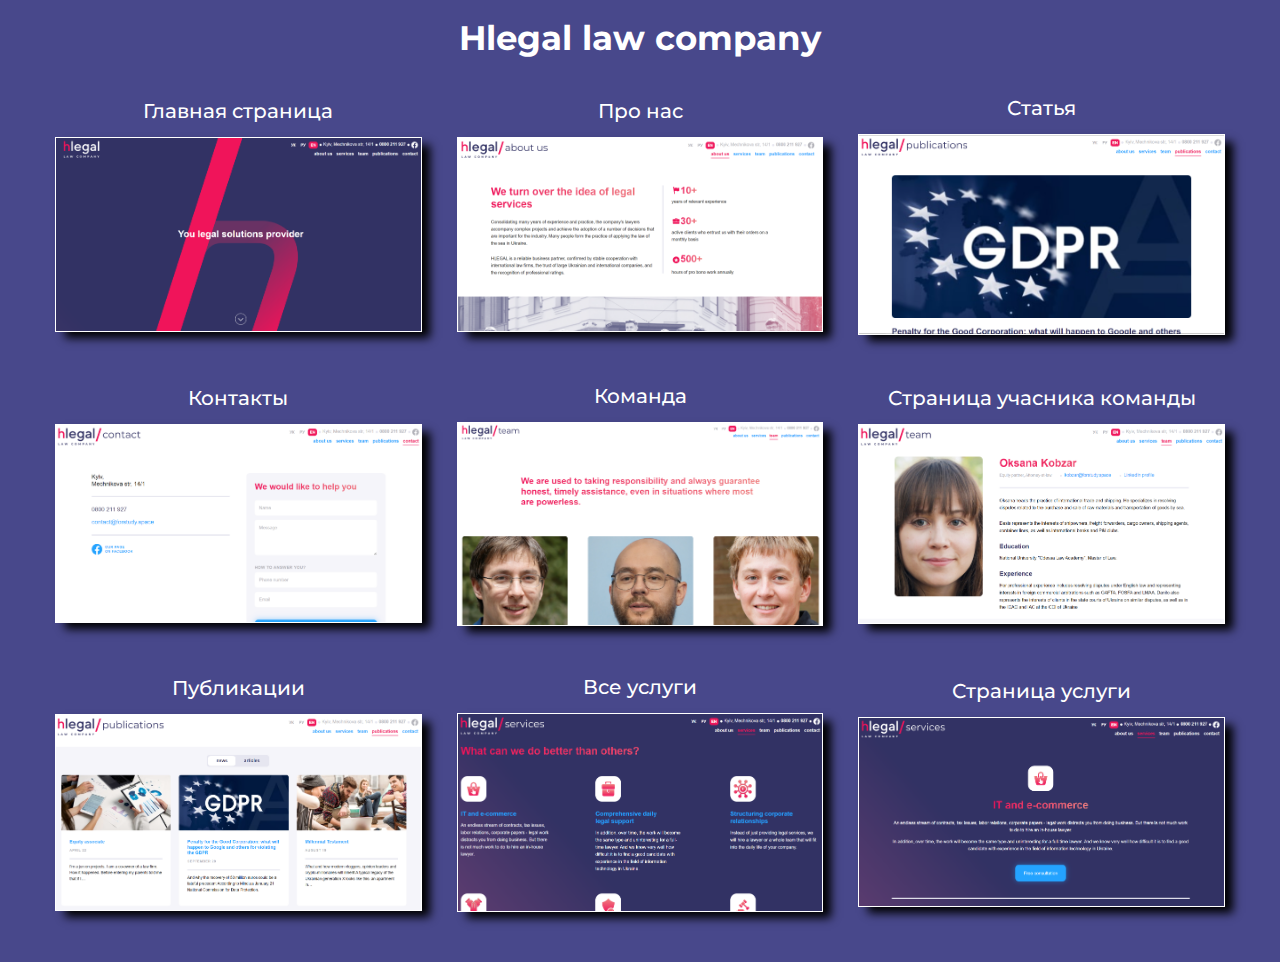
<file: index.html>
<!DOCTYPE html>
<html lang="en">

<head>
  <title>Main</title>
  <meta charset="UTF-8">
  <meta name="format-detection" content="telephone=no">
  <!-- <style>body{opacity: 0;}</style> -->
  <link rel="stylesheet" href="css/style-index.css">
  <link rel="shortcut icon" href="favicon.ico">
  <!-- <meta name="robots" content="noindex, nofollow"> -->
  <meta name="viewport" content="width=device-width, initial-scale=1.0">
</head>

<body>
  <div class="wrapper">
    <div class="container">
      <h1>Hlegal law company</h1>
      <ul>
        <li>
          <h2>Главная страница</h2>
          <a target="_blank" href="html/main.html">
            <img src="img/main.png" alt="">
          </a>
        </li>
        <li>
          <h2>Про нас</h2>
          <a target="_blank" href="html/about.html">
            <img src="img/about.png" alt="">
          </a>
        </li>
        <li>
          <h2>Статья</h2>
          <a target="_blank" href="html/article.html">
            <img src="img/article.png" alt="">
          </a>
        </li>
        <li>
          <h2>Контакты</h2>
          <a target="_blank" href="html/contact.html">
            <img src="img/contacts.png" alt="">
          </a>
        </li>
        <li>
          <h2>Команда</h2>
          <a target="_blank" href="html/team.html">
            <img src="img/team.png" alt="">
          </a>
        </li>
        <li>
          <h2>Страница учасника команды</h2>
          <a target="_blank" href="html/person.html">
            <img src="img/person.png" alt="">
          </a>
        </li>
        <li>
          <h2>Публикации</h2>
          <a target="_blank" href="html/publications.html">
            <img src="img/publications.png" alt="">
          </a>
        </li>
        <li>
          <h2>Все услуги</h2>
          <a target="_blank" href="html/services.html">
            <img src="img/services.png" alt="">
          </a>
        </li>
        <li>
          <h2>Страница услуги</h2>
          <a target="_blank" href="html/service-entry.html">
            <img src="img/service-entry.png" alt="">
          </a>
        </li>

      </ul>
    </div>
  </div>
</body>

</html>
</file>
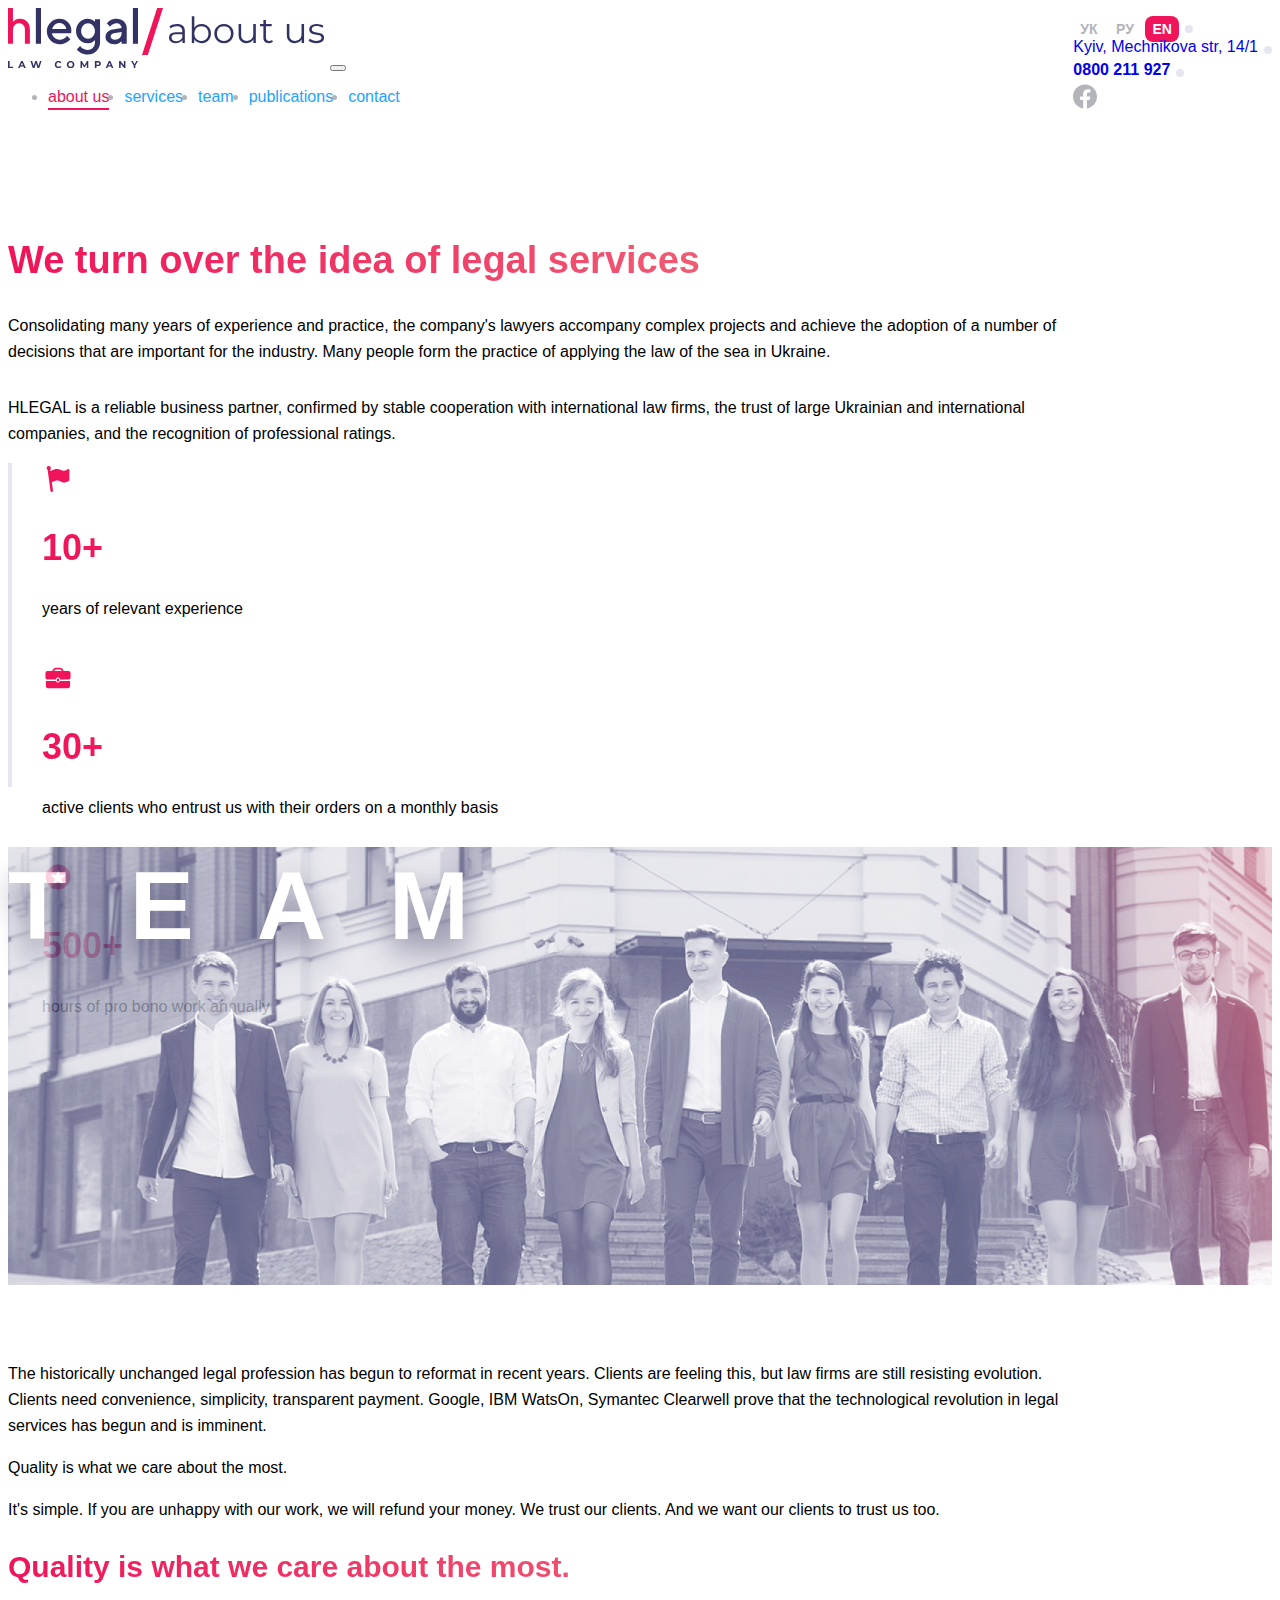
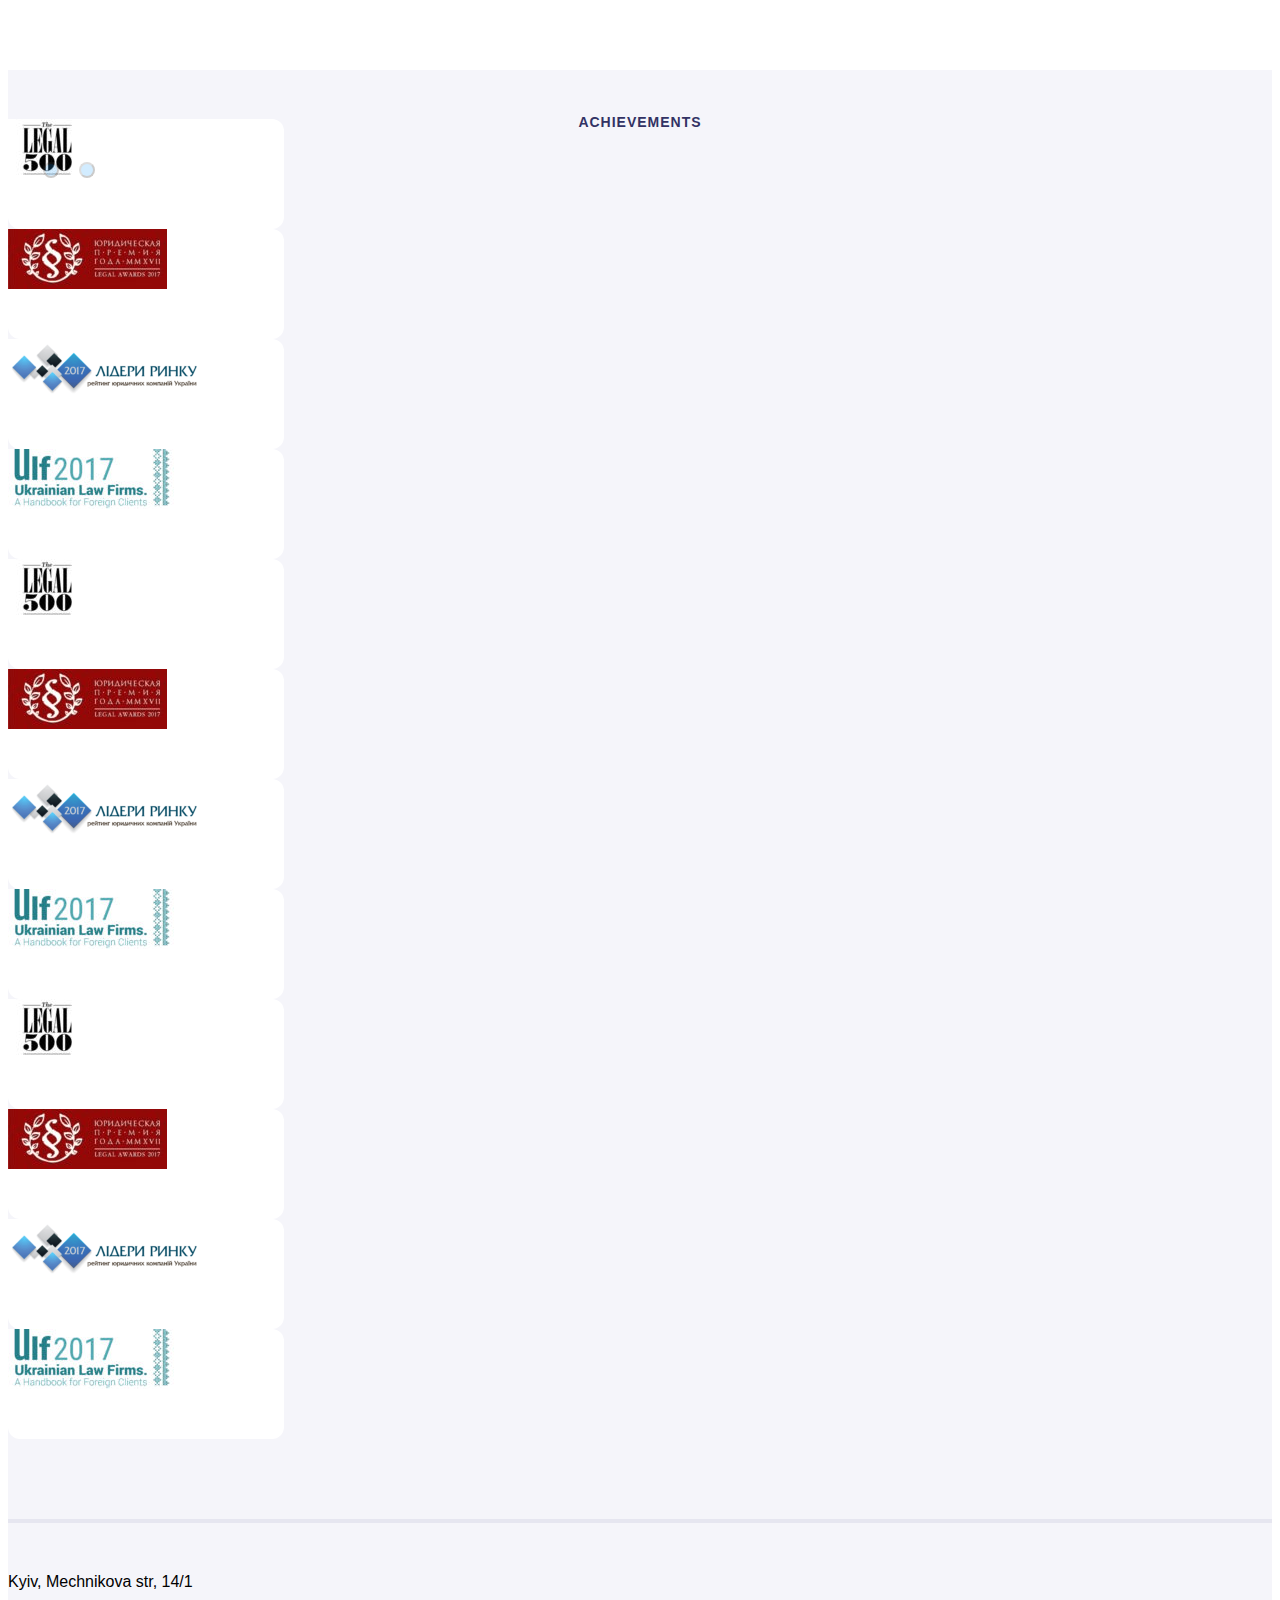
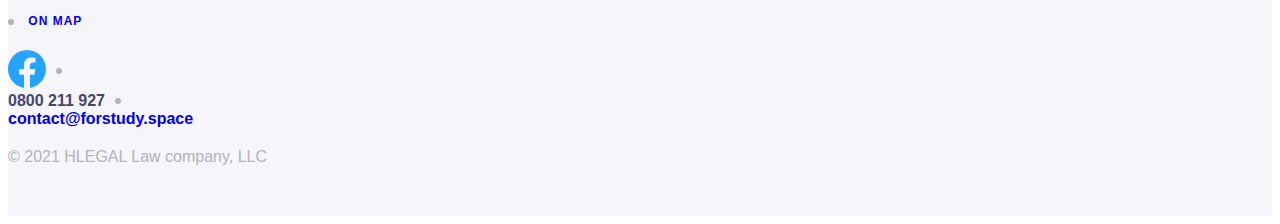
<file: html/about.html>
<!doctype html><html lang="en"><head> <meta charset="UTF-8"> <meta name="viewport" content="width=device-width, user-scalable=no, initial-scale=1.0, maximum-scale=1.0, minimum-scale=1.0"> <meta http-equiv="X-UA-Compatible" content="ie=edge"> <title>About us</title> <link rel="icon" href="../assets/img/Symbol.png"> <link rel="apple-touch-icon" href="../assets/img/Symbol.png"> <link href="https://cdn.jsdelivr.net/npm/bootstrap@5.2.0-beta1/dist/css/bootstrap.min.css" rel="stylesheet" integrity="sha384-0evHe/X+R7YkIZDRvuzKMRqM+OrBnVFBL6DOitfPri4tjfHxaWutUpFmBp4vmVor" crossorigin="anonymous"> <link rel="stylesheet" href="../css/style.css"></head><body> <header class="header header-light"> <div class="header__top header-light__top"> <div class="container"> <div class="row"> <div class="col-12 d-flex header__top-content header-light__top-content"> <div class="header__lang header-light__lang"> <div> <label> <input class="header__lang-switcher header-light__lang-switcher" name="lang" type="radio" value="УК"> <span class="header__lang-name header-light__lang-name">УК</span> </label> <label> <input class="header__lang-switcher header-light__lang-switcher" name="lang" type="radio" value="РУ"> <span class="header__lang-name header-light__lang-name">РУ</span> </label> <label> <input class="header__lang-switcher header-light__lang-switcher" name="lang" type="radio" value="EN" checked> <span class="header__lang-name header-light__lang-name">EN</span> </label> </div></div><div class="header__address"> <a target="_blank" href="https://www.google.com.ua/maps/place/%D1%83%D0%BB.+%D0%9C%D0%B5%D1%87%D0%BD%D0%B8%D0%BA%D0%BE%D0%B2%D0%B0,+14%2F1,+%D0%9A%D0%B8%D0%B5%D0%B2,+02000/@50.436795,30.5305163,17z/data=!3m1!4b1!4m5!3m4!1s0x40d4cf07295b8e39:0x17b2112e2dc0e7a!8m2!3d50.436795!4d30.532705?hl=ru"> Kyiv, Mechnikova str, 14/1 </a> </div><div class="header__contact"> <a href="tel:0800211927">0800 211 927</a> </div><div class="header__social"> <a href="https://facebook.com" target="_blank" class="social-link"> <svg width="24" height="25" viewBox="0 0 24 25" fill="none" xmlns="http://www.w3.org/2000/svg"> <path d="M24 12.5733C24 5.90541 18.6274 0.5 12 0.5C5.37258 0.5 0 5.90541 0 12.5733C0 18.5995 4.38823 23.5943 10.125 24.5V16.0633H7.07813V12.5733H10.125V9.91343C10.125 6.88755 11.9165 5.21615 14.6576 5.21615C15.9705 5.21615 17.3438 5.45195 17.3438 5.45195V8.42313H15.8306C14.3399 8.42313 13.875 9.35379 13.875 10.3086V12.5733H17.2031L16.6711 16.0633H13.875V24.5C19.6118 23.5943 24 18.5995 24 12.5733Z" fill="white"/> </svg> </a> </div></div></div></div></div><div class="header__navigation"> <nav class="navbar navbar-expand-sm"> <div class="container"> <a class="navbar-brand" href="main.html"> <img src="../assets/icons/Logo-about.svg" alt="logo"> </a> <button class="navbar-toggler" type="button" data-bs-toggle="collapse" data-bs-target="#navbarSupportedContent" aria-controls="navbarSupportedContent" aria-expanded="false" aria-label="Toggle navigation"> <span class="navbar-toggler-icon"></span> </button> <div class="collapse navbar-collapse justify-content-end" id="navbarSupportedContent"> <div class="popup-fade"> <div class="navbar__wrapper"> <a href="about.html" id="close" class="d-flex justify-content-end"> <img src="../assets/icons/Close.svg" alt="Close"> </a> <ul class="navbar-nav"> <li class="nav-item"> <a class="nav-link active" aria-current="page" href="about.html">about us</a> </li><li class="nav-item"> <a class="nav-link" aria-current="page" href="services.html">services</a> </li><li class="nav-item"> <a class="nav-link" aria-current="page" href="team.html">team</a> </li><li class="nav-item"> <a class="nav-link" aria-current="page" href="publications.html">publications</a> </li><li class="nav-item"> <a class="nav-link" aria-current="page" href="contact.html">contact</a> </li></ul> </div></div></div></div></nav> </div></header> <main> <section class="hero"> <div class="container"> <div class="row"> <div class="hero__wrapper d-flex p-0"> <div class="hero__description col-lg-7 col-sm-12"> <h1>We turn over the idea of legal services</h1> <p>Consolidating many years of experience and practice, the company's lawyers accompany complex projects and achieve the adoption of a number of decisions that are important for the industry. Many people form the practice of applying the law of the sea in Ukraine. </p><p> HLEGAL is a reliable business partner, confirmed by stable cooperation with international law firms, the trust of large Ukrainian and international companies, and the recognition of professional ratings.</p></div><div class="hero__benefints col-lg-5 col-sm-12"> <div class="hero__benefints-item"> <div class="d-flex hero__benefints-item-title"> <img src="../assets/icons/Experience.svg" alt="Experience"> <h2 class="mb-0">10+</h2> </div><p>years of relevant experience</p></div><div class="hero__benefints-item"> <div class="d-flex hero__benefints-item-title"> <img src="../assets/icons/Clients.svg" alt="Clients"> <h2 class="mb-0">30+</h2> </div><p>active clients who entrust us with their orders on a monthly basis</p></div><div class="hero__benefints-item"> <div class="d-flex hero__benefints-item-title"> <img src="../assets/icons/Probono.svg" alt="Probono"> <h2 >500+</h2> </div><p>hours of pro bono work annually</p></div></div></div></div></div></section> <div class="photo d-flex justify-content-center align-items-center" style="background-image: url('../assets/img/Team-min.jpg')">team</div><section class="about"> <div class="container"> <div class="row"> <div class="d-flex flex-wrap"> <div class="about__content col-lg-7 col-sm-12"> <p>The historically unchanged legal profession has begun to reformat in recent years. Clients are feeling this, but law firms are still resisting evolution. Clients need convenience, simplicity, transparent payment. Google, IBM WatsOn, Symantec Clearwell prove that the technological revolution in legal services has begun and is imminent. </p><p>Quality is what we care about the most.</p><p>It's simple. If you are unhappy with our work, we will refund your money. We trust our clients. And we want our clients to trust us too.</p></div><div class="about__quote col-lg-5 col-sm-12"> <h2>Quality is what we care about the most.</h2> </div></div></div></div></section> <section class="achievements"> <div class="container"> <div class="achievements__wrapper row"> <h3>achievements</h3> <div id="carouselExampleIndicators" class="carousel slide" data-bs-ride="carousel"> <div class="carousel-indicators"> <button type="button" data-bs-target="#carouselExampleIndicators" data-bs-slide-to="0" class="active" aria-current="true" aria-label="Slide 1"></button> <button type="button" data-bs-target="#carouselExampleIndicators" data-bs-slide-to="1" aria-label="Slide 2"></button> <button type="button" data-bs-target="#carouselExampleIndicators" data-bs-slide-to="2" aria-label="Slide 3"></button> </div><div class="carousel-inner"> <div class="carousel-item active"> <div class="achievements__items d-flex justify-content-between"> <div class="achievements__items-one d-flex align-items-center justify-content-center"> <a href="#"><img src="../assets/img/Achievment-1-min.png" class="d-block" alt="Achievment"></a> </div><div class="achievements__items-one d-flex align-items-center justify-content-center"> <a href="#"><img src="../assets/img/Achievment-2-min.png" class="d-block" alt="Achievment"></a> </div><div class="achievements__items-one d-flex align-items-center justify-content-center"> <a href="#"><img src="../assets/img/Achievment-3-min.png" class="d-block" alt="Achievment"></a> </div><div class="achievements__items-one d-flex align-items-center justify-content-center"> <a href="#"><img src="../assets/img/Achievment-4-min.png" class="d-block" alt="Achievment"></a> </div></div></div><div class="carousel-item"> <div class="achievements__items d-flex justify-content-between"> <div class="achievements__items-one d-flex align-items-center justify-content-center"> <a href="#"><img src="../assets/img/Achievment-1-min.png" class="d-block" alt="Achievment"></a> </div><div class="achievements__items-one d-flex align-items-center justify-content-center"> <a href="#"><img src="../assets/img/Achievment-2-min.png" class="d-block" alt="Achievment"></a> </div><div class="achievements__items-one d-flex align-items-center justify-content-center"> <a href="#"><img src="../assets/img/Achievment-3-min.png" class="d-block" alt="Achievment"></a> </div><div class="achievements__items-one d-flex align-items-center justify-content-center"> <a href="#"><img src="../assets/img/Achievment-4-min.png" class="d-block" alt="Achievment"></a> </div></div></div><div class="carousel-item"> <div class="achievements__items d-flex justify-content-between"> <div class="achievements__items-one d-flex align-items-center justify-content-center"> <a href="#"><img src="../assets/img/Achievment-1-min.png" class="d-block" alt="Achievment"></a> </div><div class="achievements__items-one d-flex align-items-center justify-content-center"> <a href="#"><img src="../assets/img/Achievment-2-min.png" class="d-block" alt="Achievment"></a> </div><div class="achievements__items-one d-flex align-items-center justify-content-center"> <a href="#"><img src="../assets/img/Achievment-3-min.png" class="d-block" alt="Achievment"></a> </div><div class="achievements__items-one d-flex align-items-center justify-content-center"> <a href="#"><img src="../assets/img/Achievment-4-min.png" class="d-block" alt="Achievment"></a> </div></div></div></div></div></div></div></section> </main> <footer class="footer"> <div class="container"> <div class="row"> <div class="footer__position d-flex justify-content-between"> <div> <div class="footer__address d-flex align-items-center"> <p class="mb-0"> Kyiv, Mechnikova str, 14/1 </p><a class="footer__address-map" target="_blank" href="https://www.google.com.ua/maps/place/%D1%83%D0%BB.+%D0%9C%D0%B5%D1%87%D0%BD%D0%B8%D0%BA%D0%BE%D0%B2%D0%B0,+14%2F1,+%D0%9A%D0%B8%D0%B5%D0%B2,+02000/@50.436795,30.5305163,17z/data=!3m1!4b1!4m5!3m4!1s0x40d4cf07295b8e39:0x17b2112e2dc0e7a!8m2!3d50.436795!4d30.532705?hl=ru"> On map </a> </div><div class="footer__content d-flex align-items-center"> <div class="footer__social"> <a href="https://facebook.com" target="_blank" class="social-link"> <svg width="38" height="38" viewBox="0 0 38 38" fill="none" xmlns="http://www.w3.org/2000/svg"> <g clip-path="url(#clip0_45561_813)"> <path d="M38 19.1161C38 8.55857 29.4934 0 19 0C8.50658 0 0 8.55857 0 19.1161C0 28.6575 6.94803 36.5659 16.0312 38V24.6419H11.207V19.1161H16.0312V14.9046C16.0312 10.1136 18.8678 7.46723 23.2078 7.46723C25.2866 7.46723 27.4609 7.84059 27.4609 7.84059V12.545H25.0651C22.7048 12.545 21.9688 14.0185 21.9688 15.5302V19.1161H27.2383L26.3959 24.6419H21.9688V38C31.052 36.5659 38 28.6575 38 19.1161Z" fill="#24A3FF"/> </g> <defs> <clipPath id="clip0_45561_813"> <rect width="38" height="38" fill="white"/> </clipPath> </defs> </svg> </a> </div><div class="footer__contact"> <a href="tel:0800211927" class="footer__contact-tel">0800 211 927</a> </div><div class="footer__contact"> <a href="mailto:contact@forstudy.space" class="footer__contact-mail"> contact@forstudy.space</a> </div></div></div><p class="footer__info"> © 2021 HLEGAL Law company, LLC </p></div></div></div></footer> <script src="https://cdn.jsdelivr.net/npm/bootstrap@5.2.0-beta1/dist/js/bootstrap.bundle.min.js" integrity="sha384-pprn3073KE6tl6bjs2QrFaJGz5/SUsLqktiwsUTF55Jfv3qYSDhgCecCxMW52nD2" crossorigin="anonymous"></script></body></html>
</file>
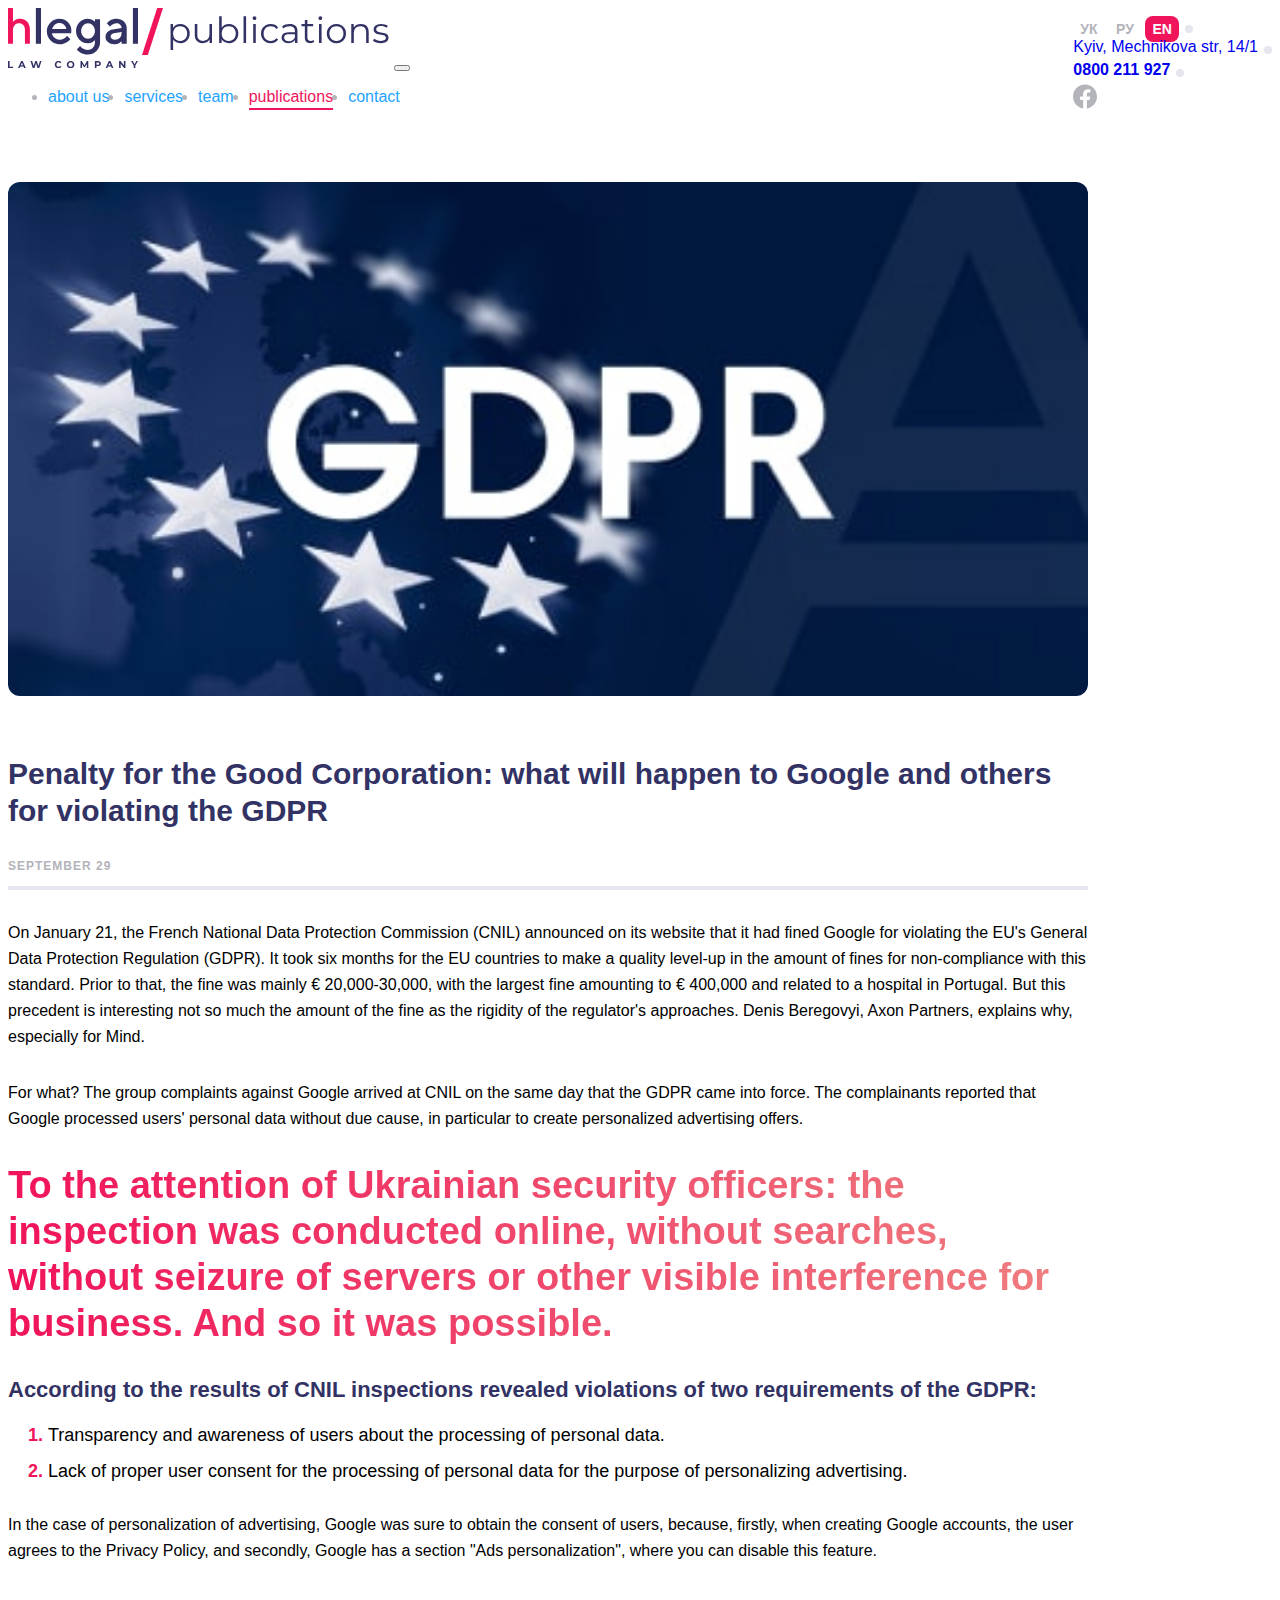
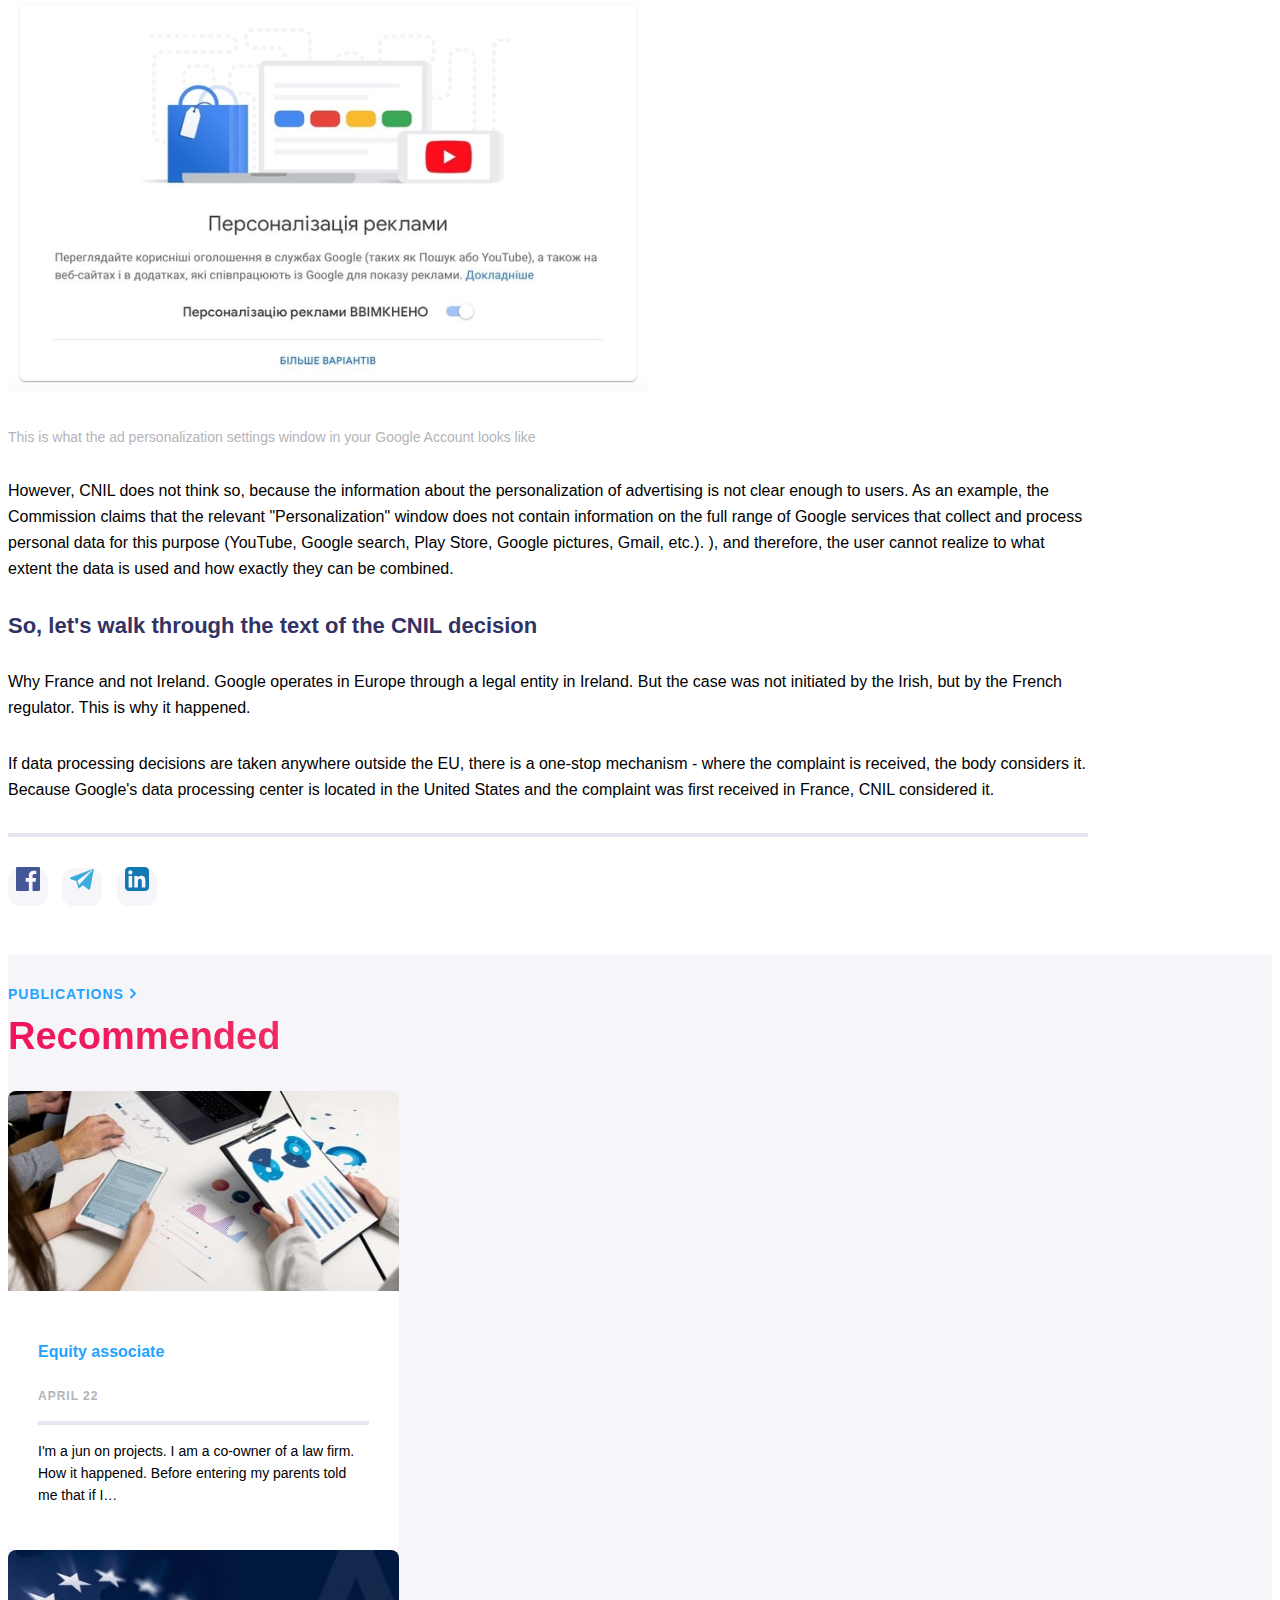
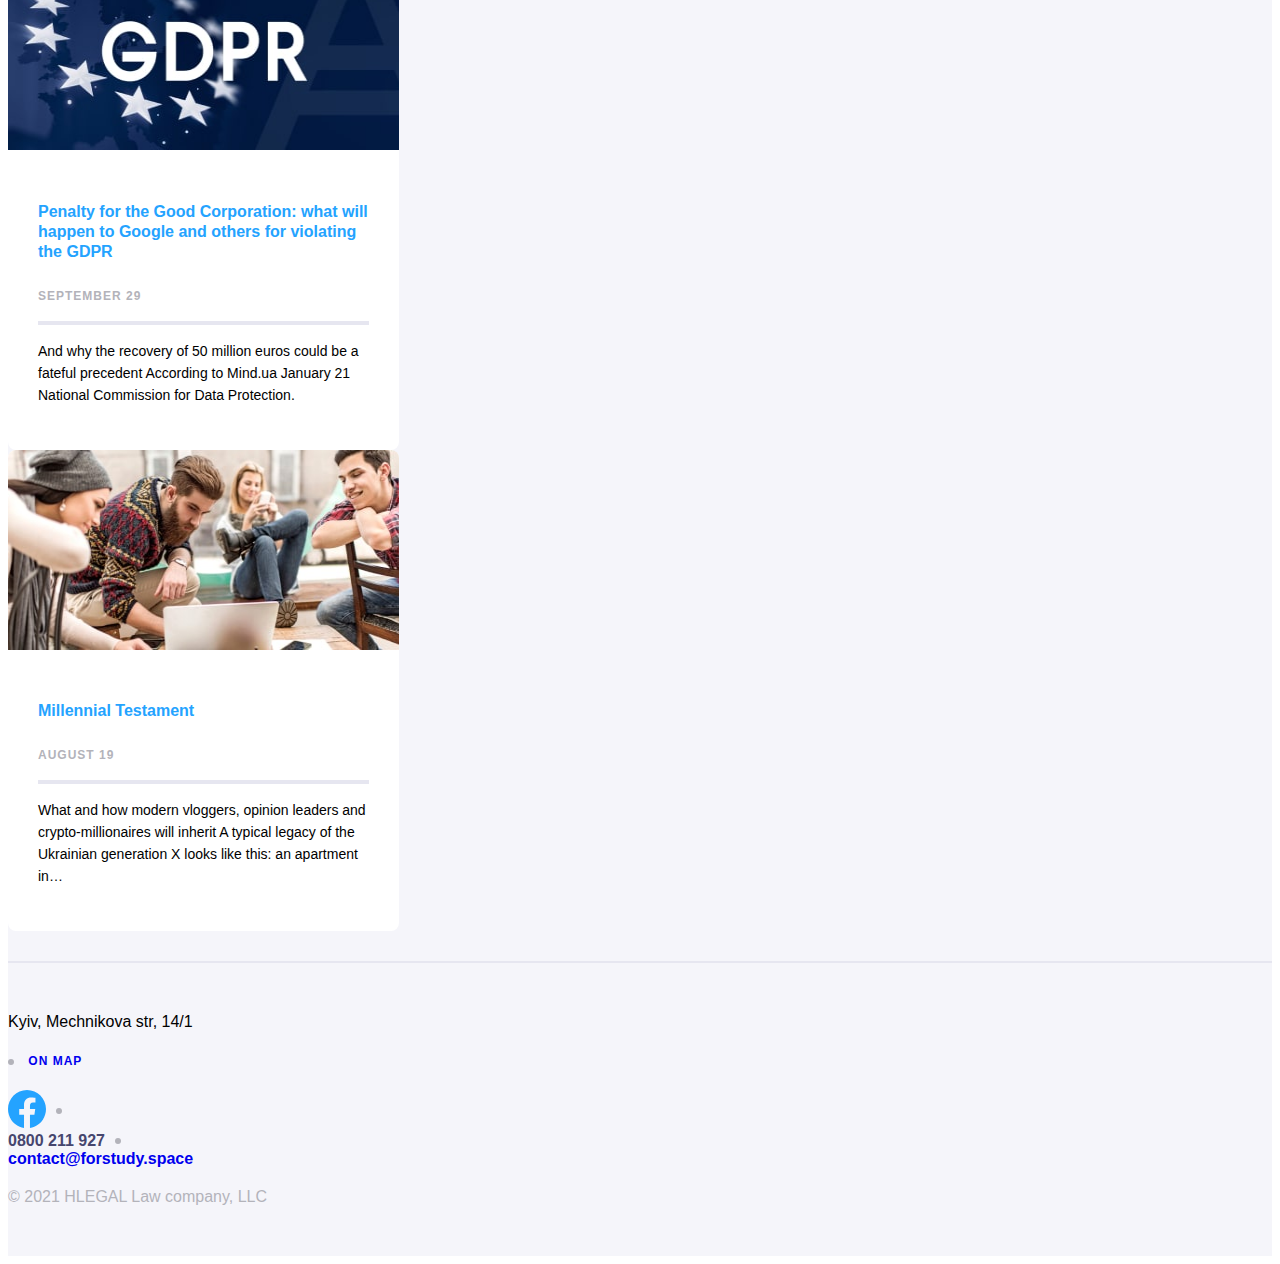
<file: html/article.html>
<!doctype html>
<html lang="en">

<head>
  <meta charset="UTF-8">
  <meta name="viewport" content="width=device-width, user-scalable=no, initial-scale=1.0, maximum-scale=1.0, minimum-scale=1.0">
  <meta http-equiv="X-UA-Compatible" content="ie=edge">
  <title>Penalty for the Good Corporation</title>
  <link rel="icon" href="../assets/img/Symbol.png">
  <link rel="apple-touch-icon" href="../assets/img/Symbol.png">
  <link href="https://cdn.jsdelivr.net/npm/bootstrap@5.2.0-beta1/dist/css/bootstrap.min.css" rel="stylesheet" integrity="sha384-0evHe/X+R7YkIZDRvuzKMRqM+OrBnVFBL6DOitfPri4tjfHxaWutUpFmBp4vmVor" crossorigin="anonymous">
  <link rel="stylesheet" href="../css/style.css">
</head>

<body>
  <header class="header header-light">
    <div class="header__top header-light__top">
      <div class="container">
        <div class="row">
          <div class="col-12 d-flex header__top-content header-light__top-content">
            <div class="header__lang header-light__lang">
              <div> <label> <input class="header__lang-switcher header-light__lang-switcher" name="lang" type="radio" value="УК"> <span class="header__lang-name header-light__lang-name">УК</span> </label> <label> <input class="header__lang-switcher header-light__lang-switcher" name="lang" type="radio" value="РУ"> <span class="header__lang-name header-light__lang-name">РУ</span> </label> <label> <input class="header__lang-switcher header-light__lang-switcher" name="lang" type="radio" value="EN" checked> <span class="header__lang-name header-light__lang-name">EN</span> </label> </div>
            </div>
            <div class="header__address"> <a target="_blank" href="https://www.google.com.ua/maps/place/%D1%83%D0%BB.+%D0%9C%D0%B5%D1%87%D0%BD%D0%B8%D0%BA%D0%BE%D0%B2%D0%B0,+14%2F1,+%D0%9A%D0%B8%D0%B5%D0%B2,+02000/@50.436795,30.5305163,17z/data=!3m1!4b1!4m5!3m4!1s0x40d4cf07295b8e39:0x17b2112e2dc0e7a!8m2!3d50.436795!4d30.532705?hl=ru"> Kyiv, Mechnikova str, 14/1 </a> </div>
            <div class="header__contact"> <a href="tel:0800211927">0800 211 927</a> </div>
            <div class="header__social"> <a href="https://facebook.com" target="_blank" class="social-link"> <svg width="24" height="25" viewBox="0 0 24 25" fill="none" xmlns="http://www.w3.org/2000/svg">
                  <path d="M24 12.5733C24 5.90541 18.6274 0.5 12 0.5C5.37258 0.5 0 5.90541 0 12.5733C0 18.5995 4.38823 23.5943 10.125 24.5V16.0633H7.07813V12.5733H10.125V9.91343C10.125 6.88755 11.9165 5.21615 14.6576 5.21615C15.9705 5.21615 17.3438 5.45195 17.3438 5.45195V8.42313H15.8306C14.3399 8.42313 13.875 9.35379 13.875 10.3086V12.5733H17.2031L16.6711 16.0633H13.875V24.5C19.6118 23.5943 24 18.5995 24 12.5733Z" fill="white" />
                </svg> </a> </div>
          </div>
        </div>
      </div>
    </div>
    <div class="header__navigation">
      <nav class="navbar navbar-expand-sm">
        <div class="container"> <a class="navbar-brand" href="main.html"> <img src="../assets/icons/Logo-publications.svg" alt="logo"> </a> <button class="navbar-toggler" type="button" data-bs-toggle="collapse" data-bs-target="#navbarSupportedContent" aria-controls="navbarSupportedContent" aria-expanded="false" aria-label="Toggle navigation"> <span class="navbar-toggler-icon"></span> </button>
          <div class="collapse navbar-collapse justify-content-end" id="navbarSupportedContent">
            <div class="popup-fade">
              <div class="navbar__wrapper"> <a href="article.html" id="close" class="d-flex justify-content-end"> <img src="../assets/icons/Close.svg" alt="Close"> </a>
                <ul class="navbar-nav">
                  <li class="nav-item"> <a class="nav-link" aria-current="page" href="about.html">about us</a> </li>
                  <li class="nav-item"> <a class="nav-link" aria-current="page" href="services.html">services</a> </li>
                  <li class="nav-item"> <a class="nav-link" aria-current="page" href="team.html">team</a> </li>
                  <li class="nav-item"> <a class="nav-link active" aria-current="page" href="publications.html">publications</a> </li>
                  <li class="nav-item"> <a class="nav-link" aria-current="page" href="contact.html">contact</a> </li>
                </ul>
              </div>
            </div>
          </div>
        </div>
      </nav>
    </div>
  </header>
  <main>
    <section class="article">
      <div class="container">
        <div class="row">
          <div class="article__name"> <img src="../assets/img/gdpr-min.jpg" alt="Photo for article">
            <h2>Penalty for the Good Corporation: what will happen to Google and others for violating the GDPR</h2>
            <p>September 29</p>
          </div>
          <div class="article__content">
            <p>On January 21, the French National Data Protection Commission (CNIL) announced on its website that it had fined Google for violating the EU's General Data Protection Regulation (GDPR). It took six months for the EU countries to make a quality level-up in the amount of fines for non-compliance with this standard. Prior to that, the fine was mainly € 20,000-30,000, with the largest fine amounting to € 400,000 and related to a hospital in Portugal. But this precedent is interesting not so much the amount of the fine as the rigidity of the regulator's approaches. Denis Beregovyi, Axon Partners, explains why, especially for Mind. </p>
            <p>For what? The group complaints against Google arrived at CNIL on the same day that the GDPR came into force. The complainants reported that Google processed users' personal data without due cause, in particular to create personalized advertising offers.</p>
            <p class="article__content-accent">To the attention of Ukrainian security officers: the inspection was conducted online, without searches, without seizure of servers or other visible interference for business. And so it was possible.</p>
            <div class="article__content-list">
              <h3>According to the results of CNIL inspections revealed violations of two requirements of the GDPR:</h3>
              <ol>
                <li> Transparency and awareness of users about the processing of personal data. </li>
                <li> Lack of proper user consent for the processing of personal data for the purpose of personalizing advertising. </li>
              </ol>
            </div>
            <p class="article__content-text">In the case of personalization of advertising, Google was sure to obtain the consent of users, because, firstly, when creating Google accounts, the user agrees to the Privacy Policy, and secondly, Google has a section "Ads personalization", where you can disable this feature.</p>
            <div class="article__content-picture d-flex align-items-center flex-column"> <img src="../assets/img/Illustration-min.jpg" alt="Illustration">
              <p class="article__content-picture-text">This is what the ad personalization settings window in your Google Account looks like</p>
            </div>
            <p>However, CNIL does not think so, because the information about the personalization of advertising is not clear enough to users. As an example, the Commission claims that the relevant "Personalization" window does not contain information on the full range of Google services that collect and process personal data for this purpose (YouTube, Google search, Play Store, Google pictures, Gmail, etc.). ), and therefore, the user cannot realize to what extent the data is used and how exactly they can be combined. </p>
            <h3> So, let's walk through the text of the CNIL decision </h3>
            <p>Why France and not Ireland. Google operates in Europe through a legal entity in Ireland. But the case was not initiated by the Irish, but by the French regulator. This is why it happened.</p>
            <p>If data processing decisions are taken anywhere outside the EU, there is a one-stop mechanism - where the complaint is received, the body considers it. Because Google's data processing center is located in the United States and the complaint was first received in France, CNIL considered it. </p>
          </div>
          <div class="article__social"> <a href="#"><img src="../assets/icons/Facebook.svg" alt="Facebook icon"></a> <a href="#"><img src="../assets/icons/Telegram.svg" alt="Telegram icon"></a> <a href="#"><img src="../assets/icons/LinkedIn.svg" alt="LinkedIn icon"></a> </div>
        </div>
      </div>
    </section>
    <section class="publications">
      <div class="container">
        <div class="publications__wrapper">
          <div class="row">
            <div class="section__title">
              <div class="d-flex align-items-center"> <a class="section__link" href="publications.html">Publications </a> </div>
              <h2>Recommended</h2>
            </div>
            <div>
              <div class="publications__content d-flex flex-wrap">
                <article class="publications__article p-0"> <a href="#">
                    <div class="publications__article-img" style="background-image: url('../assets/img/associate-min.jpg');"></div>
                    <div class="publications__article-description">
                      <div class="publications__article-title">
                        <h4>Equity associate</h4>
                        <p>April 22</p>
                      </div>
                      <p class="publications__article-text">I'm a jun on projects. I am a co-owner of a law firm. How it happened. Before entering my parents told me that if I…</p>
                    </div>
                  </a> </article>
                <article class="publications__article p-0"> <a href="article.html">
                    <div class="publications__article-img" style="background-image: url('../assets/img/gdpr-min.jpg');"></div>
                    <div class="publications__article-description">
                      <div class="publications__article-title">
                        <h4>Penalty for the Good Corporation: what will happen to Google and others for violating the GDPR</h4>
                        <p>September 29</p>
                      </div>
                      <p class="publications__article-text">And why the recovery of 50 million euros could be a fateful precedent According to Mind.ua January 21 National Commission for Data Protection.</p>
                    </div>
                  </a> </article>
                <article class="publications__article p-0"> <a href="#">
                    <div class="publications__article-img" style="background-image: url('../assets/img/millennial-min.jpg');"></div>
                    <div class="publications__article-description">
                      <div class="publications__article-title">
                        <h4>Millennial Testament</h4>
                        <p>August 19</p>
                      </div>
                      <p class="publications__article-text">What and how modern vloggers, opinion leaders and crypto-millionaires will inherit A typical legacy of the Ukrainian generation X looks like this: an apartment in…</p>
                    </div>
                  </a> </article>
              </div>
            </div>
          </div>
        </div>
      </div>
    </section>
  </main>
  <footer class="footer">
    <div class="container">
      <div class="row">
        <div class="footer__position d-flex justify-content-between">
          <div>
            <div class="footer__address d-flex align-items-center">
              <p class="mb-0"> Kyiv, Mechnikova str, 14/1 </p><a class="footer__address-map" target="_blank" href="https://www.google.com.ua/maps/place/%D1%83%D0%BB.+%D0%9C%D0%B5%D1%87%D0%BD%D0%B8%D0%BA%D0%BE%D0%B2%D0%B0,+14%2F1,+%D0%9A%D0%B8%D0%B5%D0%B2,+02000/@50.436795,30.5305163,17z/data=!3m1!4b1!4m5!3m4!1s0x40d4cf07295b8e39:0x17b2112e2dc0e7a!8m2!3d50.436795!4d30.532705?hl=ru"> On map </a>
            </div>
            <div class="footer__content d-flex align-items-center">
              <div class="footer__social"> <a href="https://facebook.com" target="_blank" class="social-link"> <svg width="38" height="38" viewBox="0 0 38 38" fill="none" xmlns="http://www.w3.org/2000/svg">
                    <g clip-path="url(#clip0_45561_813)">
                      <path d="M38 19.1161C38 8.55857 29.4934 0 19 0C8.50658 0 0 8.55857 0 19.1161C0 28.6575 6.94803 36.5659 16.0312 38V24.6419H11.207V19.1161H16.0312V14.9046C16.0312 10.1136 18.8678 7.46723 23.2078 7.46723C25.2866 7.46723 27.4609 7.84059 27.4609 7.84059V12.545H25.0651C22.7048 12.545 21.9688 14.0185 21.9688 15.5302V19.1161H27.2383L26.3959 24.6419H21.9688V38C31.052 36.5659 38 28.6575 38 19.1161Z" fill="#24A3FF" />
                    </g>
                    <defs>
                      <clipPath id="clip0_45561_813">
                        <rect width="38" height="38" fill="white" />
                      </clipPath>
                    </defs>
                  </svg> </a> </div>
              <div class="footer__contact"> <a href="tel:0800211927" class="footer__contact-tel">0800 211 927</a> </div>
              <div class="footer__contact"> <a href="mailto:contact@forstudy.space" class="footer__contact-mail"> contact@forstudy.space</a> </div>
            </div>
          </div>
          <p class="footer__info"> © 2021 HLEGAL Law company, LLC </p>
        </div>
      </div>
    </div>
  </footer>
  <script src="https://cdn.jsdelivr.net/npm/bootstrap@5.2.0-beta1/dist/js/bootstrap.bundle.min.js" integrity="sha384-pprn3073KE6tl6bjs2QrFaJGz5/SUsLqktiwsUTF55Jfv3qYSDhgCecCxMW52nD2" crossorigin="anonymous"></script>
</body>

</html>
</file>
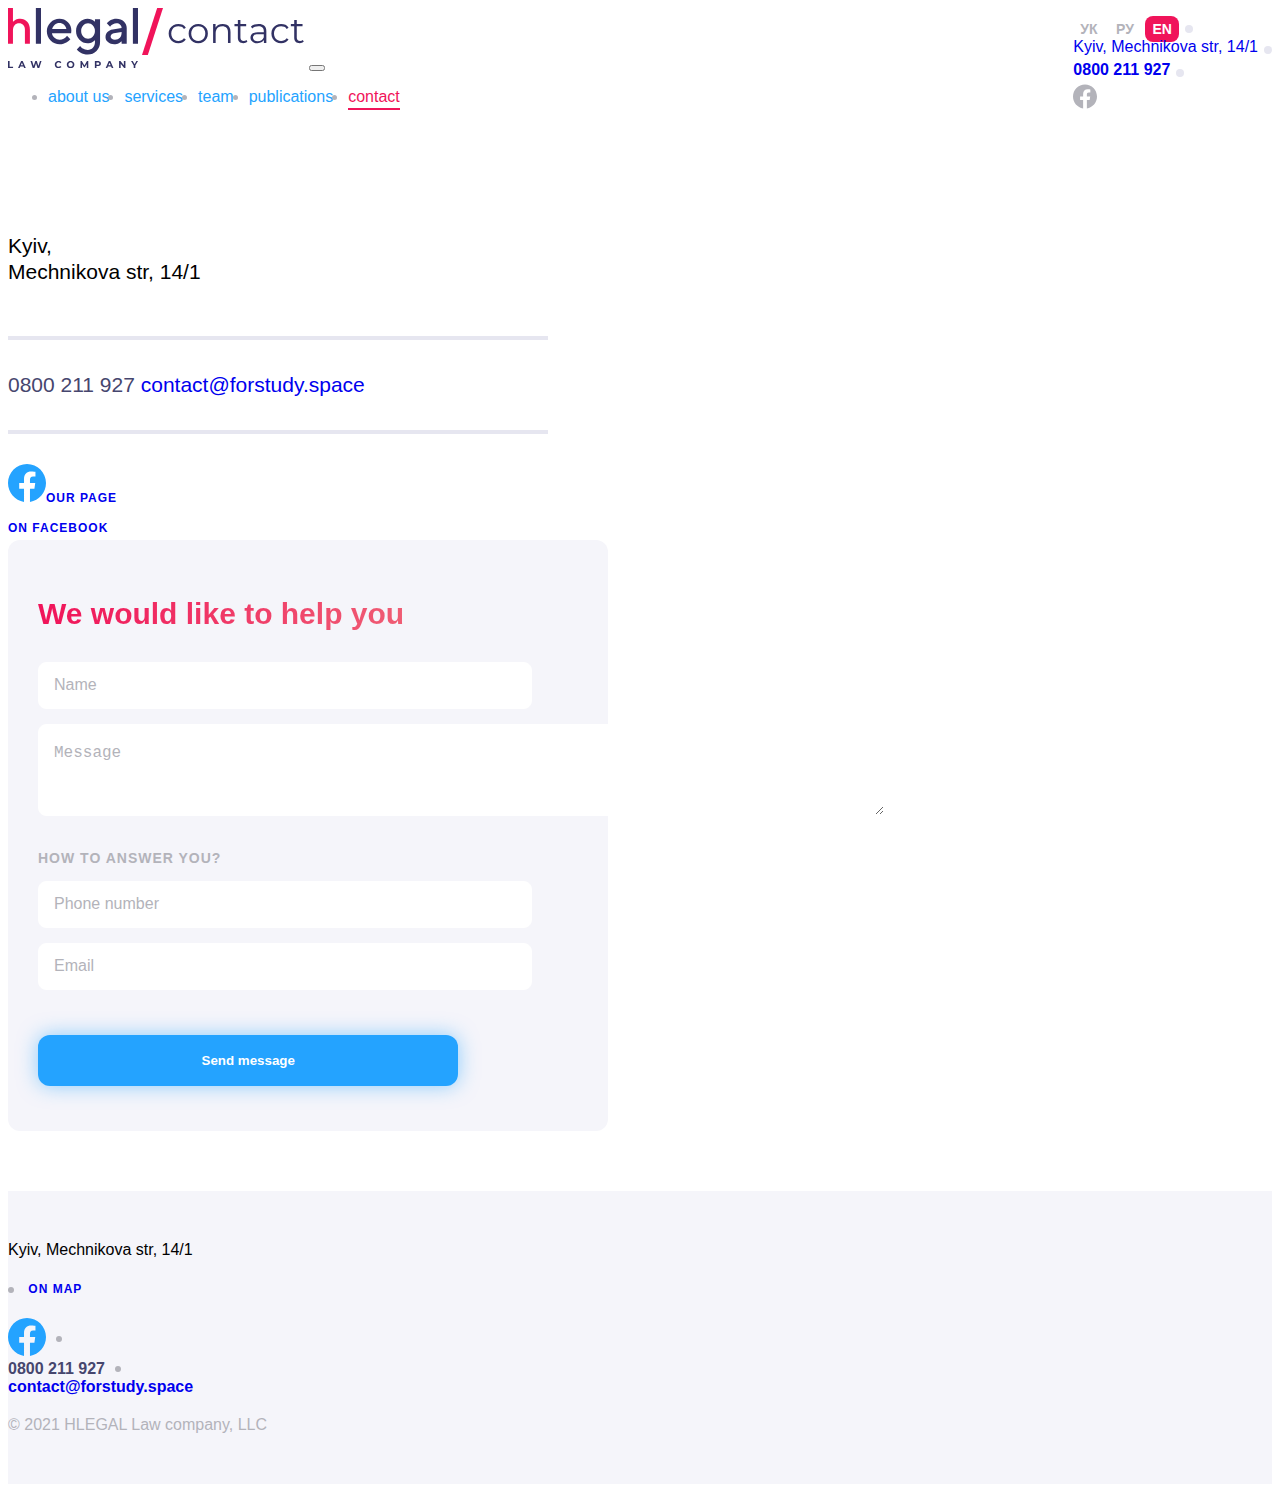
<file: html/contact.html>
<!doctype html>
<html lang="en">

<head>
  <meta charset="UTF-8">
  <meta name="viewport" content="width=device-width, user-scalable=no, initial-scale=1.0, maximum-scale=1.0, minimum-scale=1.0">
  <meta http-equiv="X-UA-Compatible" content="ie=edge">
  <title>Contact</title>
  <link rel="icon" href="../assets/img/Symbol.png">
  <link rel="apple-touch-icon" href="../assets/img/Symbol.png">
  <link href="https://cdn.jsdelivr.net/npm/bootstrap@5.2.0-beta1/dist/css/bootstrap.min.css" rel="stylesheet" integrity="sha384-0evHe/X+R7YkIZDRvuzKMRqM+OrBnVFBL6DOitfPri4tjfHxaWutUpFmBp4vmVor" crossorigin="anonymous">
  <link rel="stylesheet" href="../css/style.css">
</head>

<body>
  <header class="header header-light">
    <div class="header__top header-light__top">
      <div class="container">
        <div class="row">
          <div class="col-12 d-flex header__top-content header-light__top-content">
            <div class="header__lang header-light__lang">
              <div> <label> <input class="header__lang-switcher header-light__lang-switcher" name="lang" type="radio" value="УК"> <span class="header__lang-name header-light__lang-name">УК</span> </label> <label> <input class="header__lang-switcher header-light__lang-switcher" name="lang" type="radio" value="РУ"> <span class="header__lang-name header-light__lang-name">РУ</span> </label> <label> <input class="header__lang-switcher header-light__lang-switcher" name="lang" type="radio" value="EN" checked> <span class="header__lang-name header-light__lang-name">EN</span> </label> </div>
            </div>
            <div class="header__address"> <a target="_blank" href="https://www.google.com.ua/maps/place/%D1%83%D0%BB.+%D0%9C%D0%B5%D1%87%D0%BD%D0%B8%D0%BA%D0%BE%D0%B2%D0%B0,+14%2F1,+%D0%9A%D0%B8%D0%B5%D0%B2,+02000/@50.436795,30.5305163,17z/data=!3m1!4b1!4m5!3m4!1s0x40d4cf07295b8e39:0x17b2112e2dc0e7a!8m2!3d50.436795!4d30.532705?hl=ru"> Kyiv, Mechnikova str, 14/1 </a> </div>
            <div class="header__contact"> <a href="tel:0800211927">0800 211 927</a> </div>
            <div class="header__social"> <a href="https://facebook.com" target="_blank" class="social-link"> <svg width="24" height="25" viewBox="0 0 24 25" fill="none" xmlns="http://www.w3.org/2000/svg">
                  <path d="M24 12.5733C24 5.90541 18.6274 0.5 12 0.5C5.37258 0.5 0 5.90541 0 12.5733C0 18.5995 4.38823 23.5943 10.125 24.5V16.0633H7.07813V12.5733H10.125V9.91343C10.125 6.88755 11.9165 5.21615 14.6576 5.21615C15.9705 5.21615 17.3438 5.45195 17.3438 5.45195V8.42313H15.8306C14.3399 8.42313 13.875 9.35379 13.875 10.3086V12.5733H17.2031L16.6711 16.0633H13.875V24.5C19.6118 23.5943 24 18.5995 24 12.5733Z" fill="white" />
                </svg> </a> </div>
          </div>
        </div>
      </div>
    </div>
    <div class="header__navigation">
      <nav class="navbar navbar-expand-sm">
        <div class="container"> <a class="navbar-brand" href="main.html"> <img src="../assets/icons/Logo-contact.svg" alt="logo"> </a> <button class="navbar-toggler" type="button" data-bs-toggle="collapse" data-bs-target="#navbarSupportedContent" aria-controls="navbarSupportedContent" aria-expanded="false" aria-label="Toggle navigation"> <span class="navbar-toggler-icon"></span> </button>
          <div class="collapse navbar-collapse justify-content-end" id="navbarSupportedContent">
            <div class="popup-fade">
              <div class="navbar__wrapper"> <a href="contact.html" id="close" class="d-flex justify-content-end"> <img src="../assets/icons/Close.svg" alt="Close"> </a>
                <ul class="navbar-nav">
                  <li class="nav-item"> <a class="nav-link" aria-current="page" href="about.html">about us</a> </li>
                  <li class="nav-item"> <a class="nav-link" aria-current="page" href="services.html">services</a> </li>
                  <li class="nav-item"> <a class="nav-link" aria-current="page" href="team.html">team</a> </li>
                  <li class="nav-item"> <a class="nav-link" aria-current="page" href="publications.html">publications</a> </li>
                  <li class="nav-item"> <a class="nav-link active" aria-current="page" href="contact.html">contact</a> </li>
                </ul>
              </div>
            </div>
          </div>
        </div>
      </nav>
    </div>
  </header>
  <main>
    <section class="contact">
      <div class="container">
        <div class="row">
          <div class="contact__content d-flex">
            <div class="contact__information">
              <div class="contact__information-address">
                <p class="mb-0"> Kyiv,<br>Mechnikova str, 14/1 </p>
              </div>
              <div class="contact__information-media d-flex flex-column"> <a href="tel:0800211927" class="contact__information-media-tel">0800 211 927</a> <a href="mailto:contact@forstudy.space" class="contact__information-media-mail">contact@forstudy.space</a> </div>
              <div class="contact__information-social d-flex align-items-center"> <a href="https://facebook.com" class="d-flex align-items-center" target="_blank">Our page <br>on facebook</a> </div>
            </div>
            <div class="contact__form">
              <form class="contact__form-first">
                <h2>We would like to help you</h2>
                <div> <label> <input type="text" class="form-control form-name" id="input1" placeholder="Name"> </label> </div>
                <div> <label> <textarea class="form-control" id="textarea1" rows="4" cols="100" placeholder="Message"></textarea> </label> </div>
              </form>
              <form class="contact__form-second">
                <h3> How to answer you? </h3> <label> <input type="tel" class="form-control form-number" id="input2" placeholder="Phone number"> </label> <label> <input type="email" class="form-control form-email" id="input3" placeholder="Email"> </label>
                <div class="section__button">
                  <div class="d-flex justify-content-center"> <label> <input type="button" value="Send message"> </label> </div>
                </div>
              </form>
            </div>
          </div>
        </div>
      </div>
    </section>
  </main>
  <footer class="footer">
    <div class="container">
      <div class="row">
        <div class="footer__position d-flex justify-content-between">
          <div>
            <div class="footer__address d-flex align-items-center">
              <p class="mb-0"> Kyiv, Mechnikova str, 14/1 </p><a class="footer__address-map" target="_blank" href="https://www.google.com.ua/maps/place/%D1%83%D0%BB.+%D0%9C%D0%B5%D1%87%D0%BD%D0%B8%D0%BA%D0%BE%D0%B2%D0%B0,+14%2F1,+%D0%9A%D0%B8%D0%B5%D0%B2,+02000/@50.436795,30.5305163,17z/data=!3m1!4b1!4m5!3m4!1s0x40d4cf07295b8e39:0x17b2112e2dc0e7a!8m2!3d50.436795!4d30.532705?hl=ru"> On map </a>
            </div>
            <div class="footer__content d-flex align-items-center">
              <div class="footer__social"> <a href="https://facebook.com" target="_blank" class="social-link"> <svg width="38" height="38" viewBox="0 0 38 38" fill="none" xmlns="http://www.w3.org/2000/svg">
                    <g clip-path="url(#clip0_45561_813)">
                      <path d="M38 19.1161C38 8.55857 29.4934 0 19 0C8.50658 0 0 8.55857 0 19.1161C0 28.6575 6.94803 36.5659 16.0312 38V24.6419H11.207V19.1161H16.0312V14.9046C16.0312 10.1136 18.8678 7.46723 23.2078 7.46723C25.2866 7.46723 27.4609 7.84059 27.4609 7.84059V12.545H25.0651C22.7048 12.545 21.9688 14.0185 21.9688 15.5302V19.1161H27.2383L26.3959 24.6419H21.9688V38C31.052 36.5659 38 28.6575 38 19.1161Z" fill="#24A3FF" />
                    </g>
                    <defs>
                      <clipPath id="clip0_45561_813">
                        <rect width="38" height="38" fill="white" />
                      </clipPath>
                    </defs>
                  </svg> </a> </div>
              <div class="footer__contact"> <a href="tel:0800211927" class="footer__contact-tel">0800 211 927</a> </div>
              <div class="footer__contact"> <a href="mailto:contact@forstudy.space" class="footer__contact-mail"> contact@forstudy.space</a> </div>
            </div>
          </div>
          <p class="footer__info"> © 2021 HLEGAL Law company, LLC </p>
        </div>
      </div>
    </div>
  </footer>
  <script src="https://cdn.jsdelivr.net/npm/bootstrap@5.2.0-beta1/dist/js/bootstrap.bundle.min.js" integrity="sha384-pprn3073KE6tl6bjs2QrFaJGz5/SUsLqktiwsUTF55Jfv3qYSDhgCecCxMW52nD2" crossorigin="anonymous"></script>
</body>

</html>
</file>
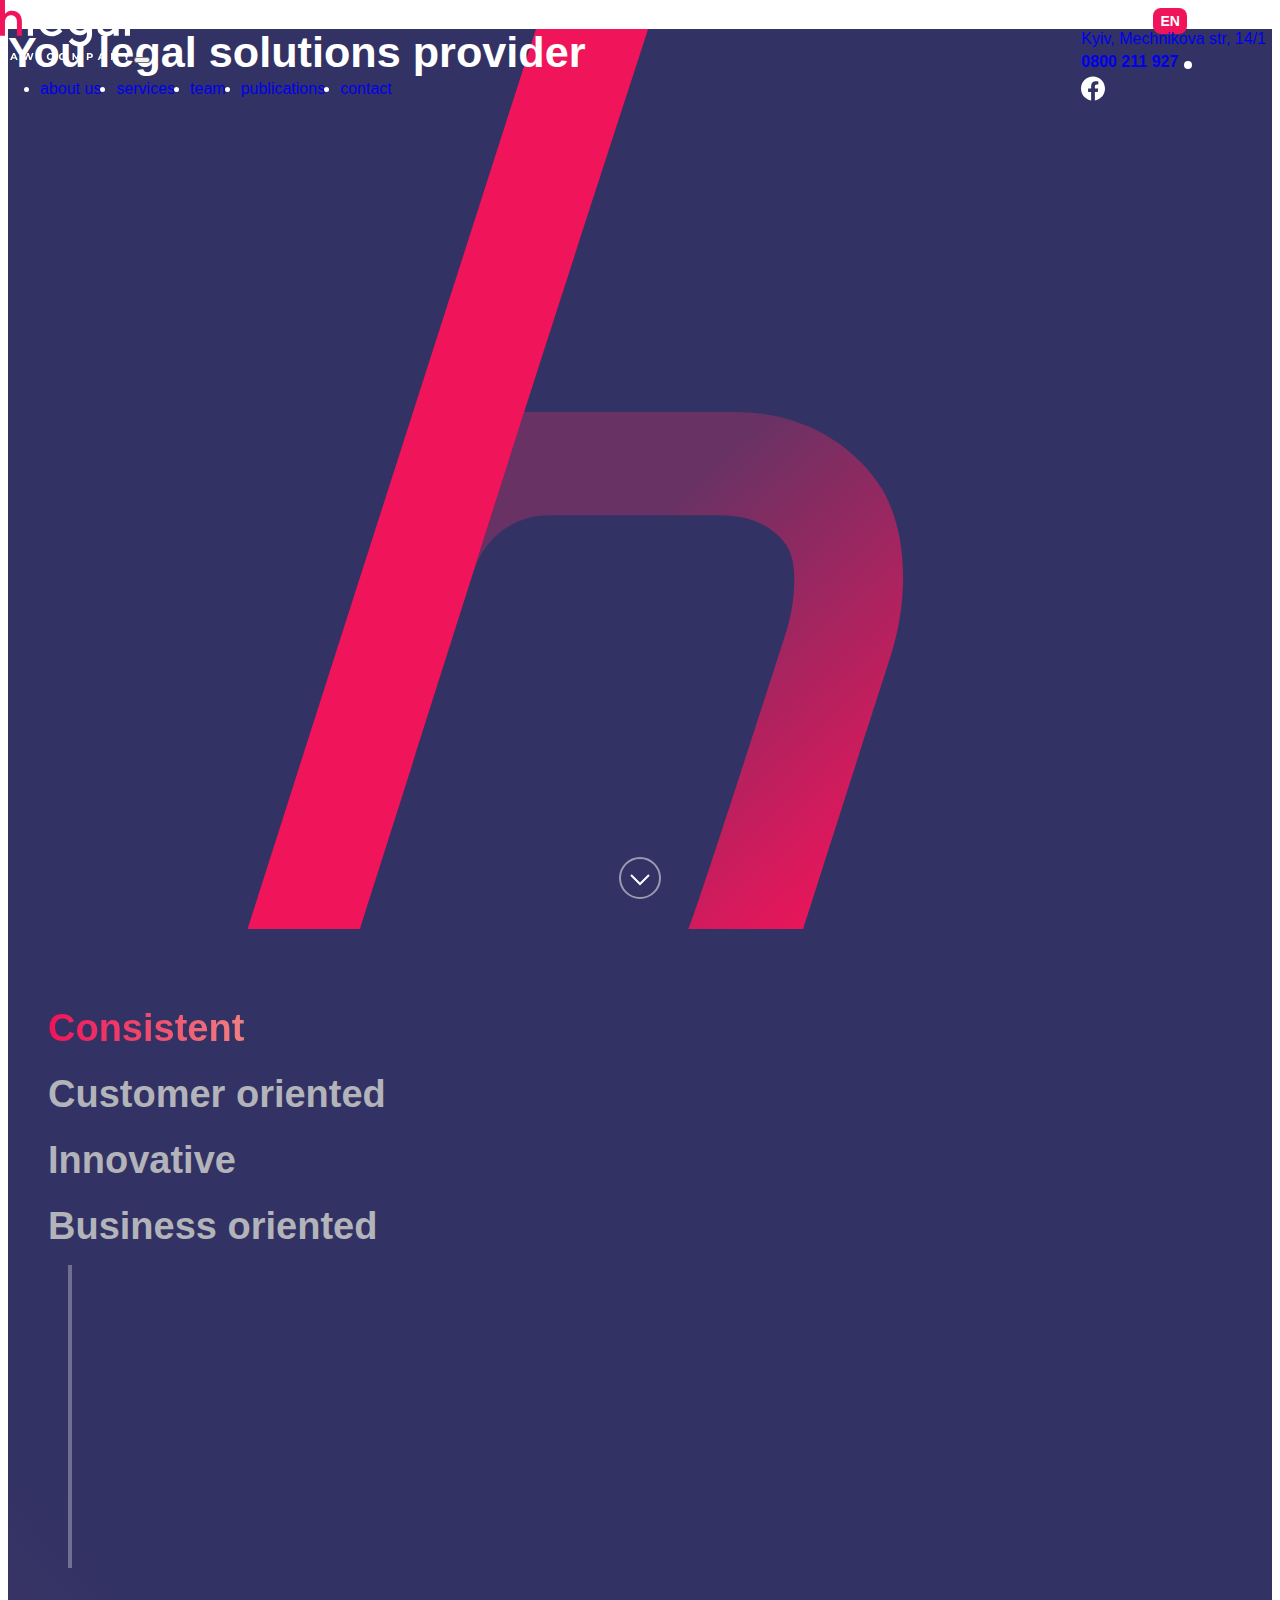
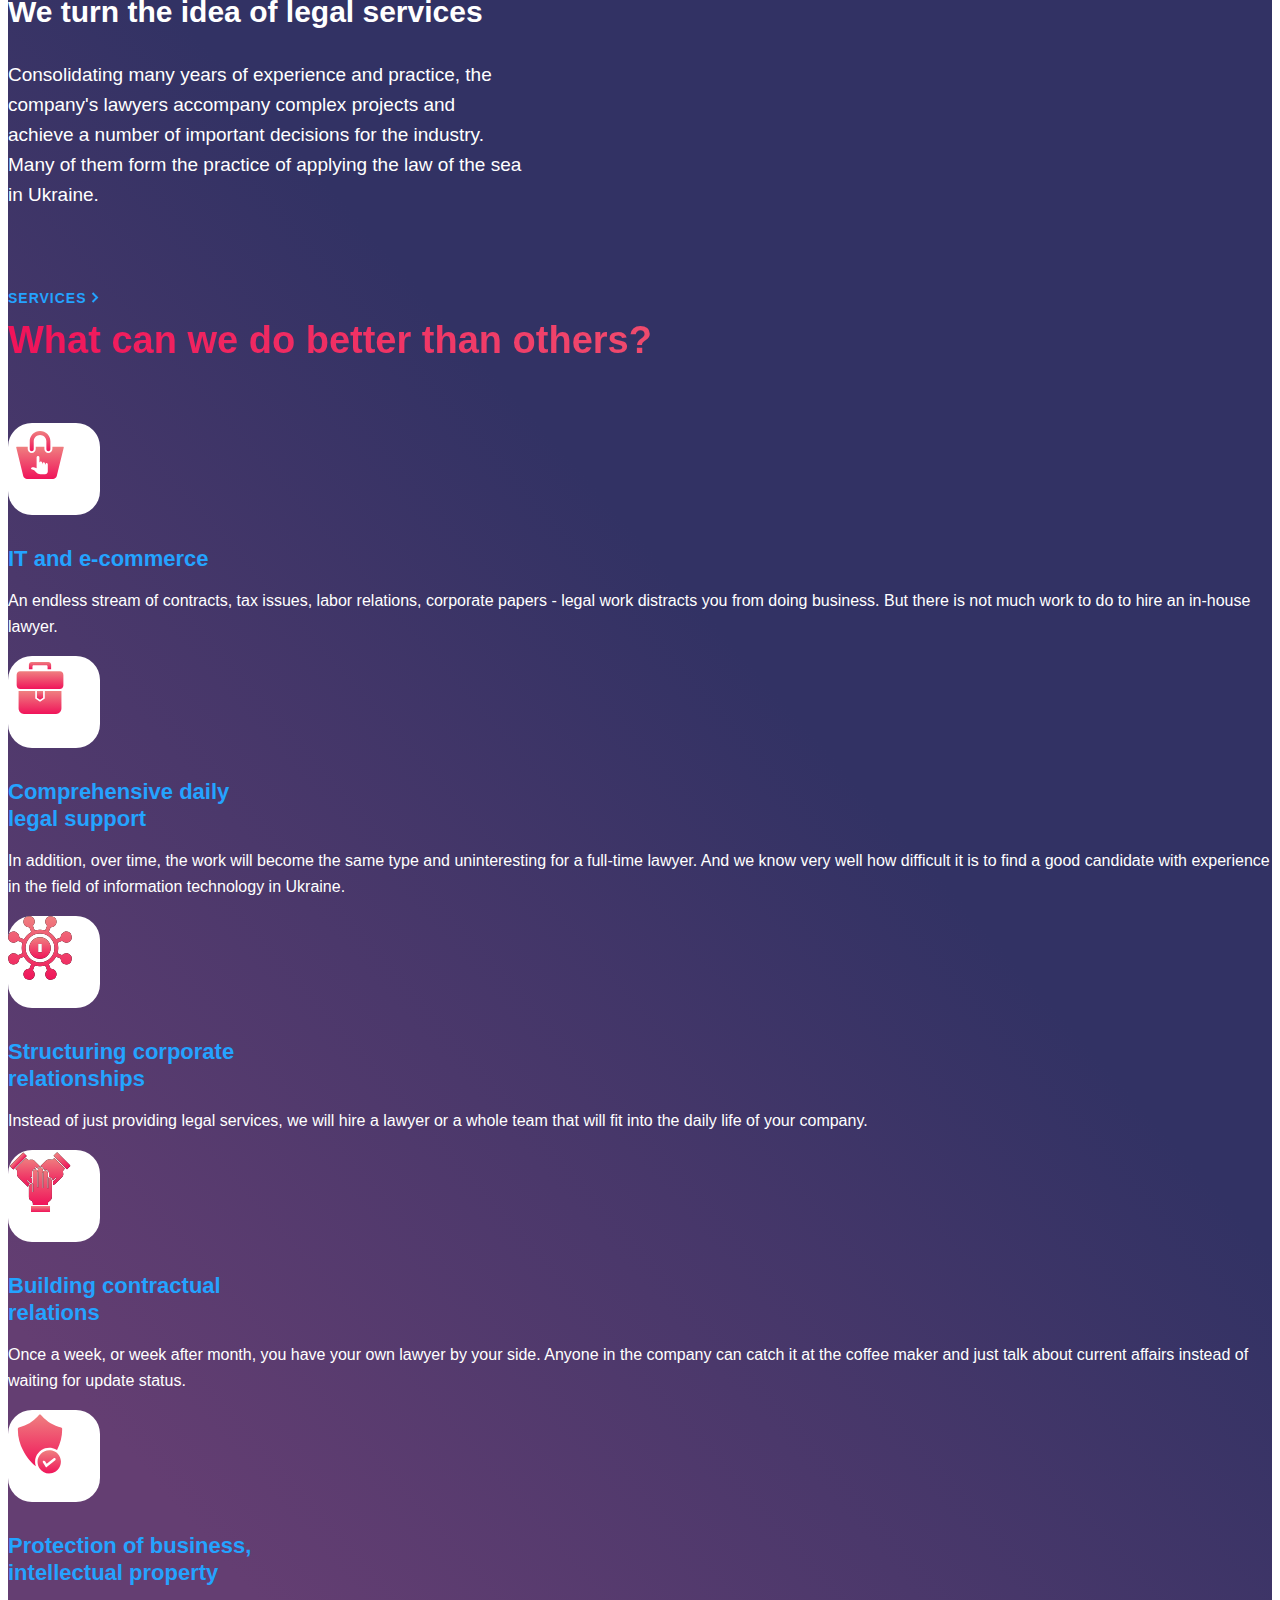
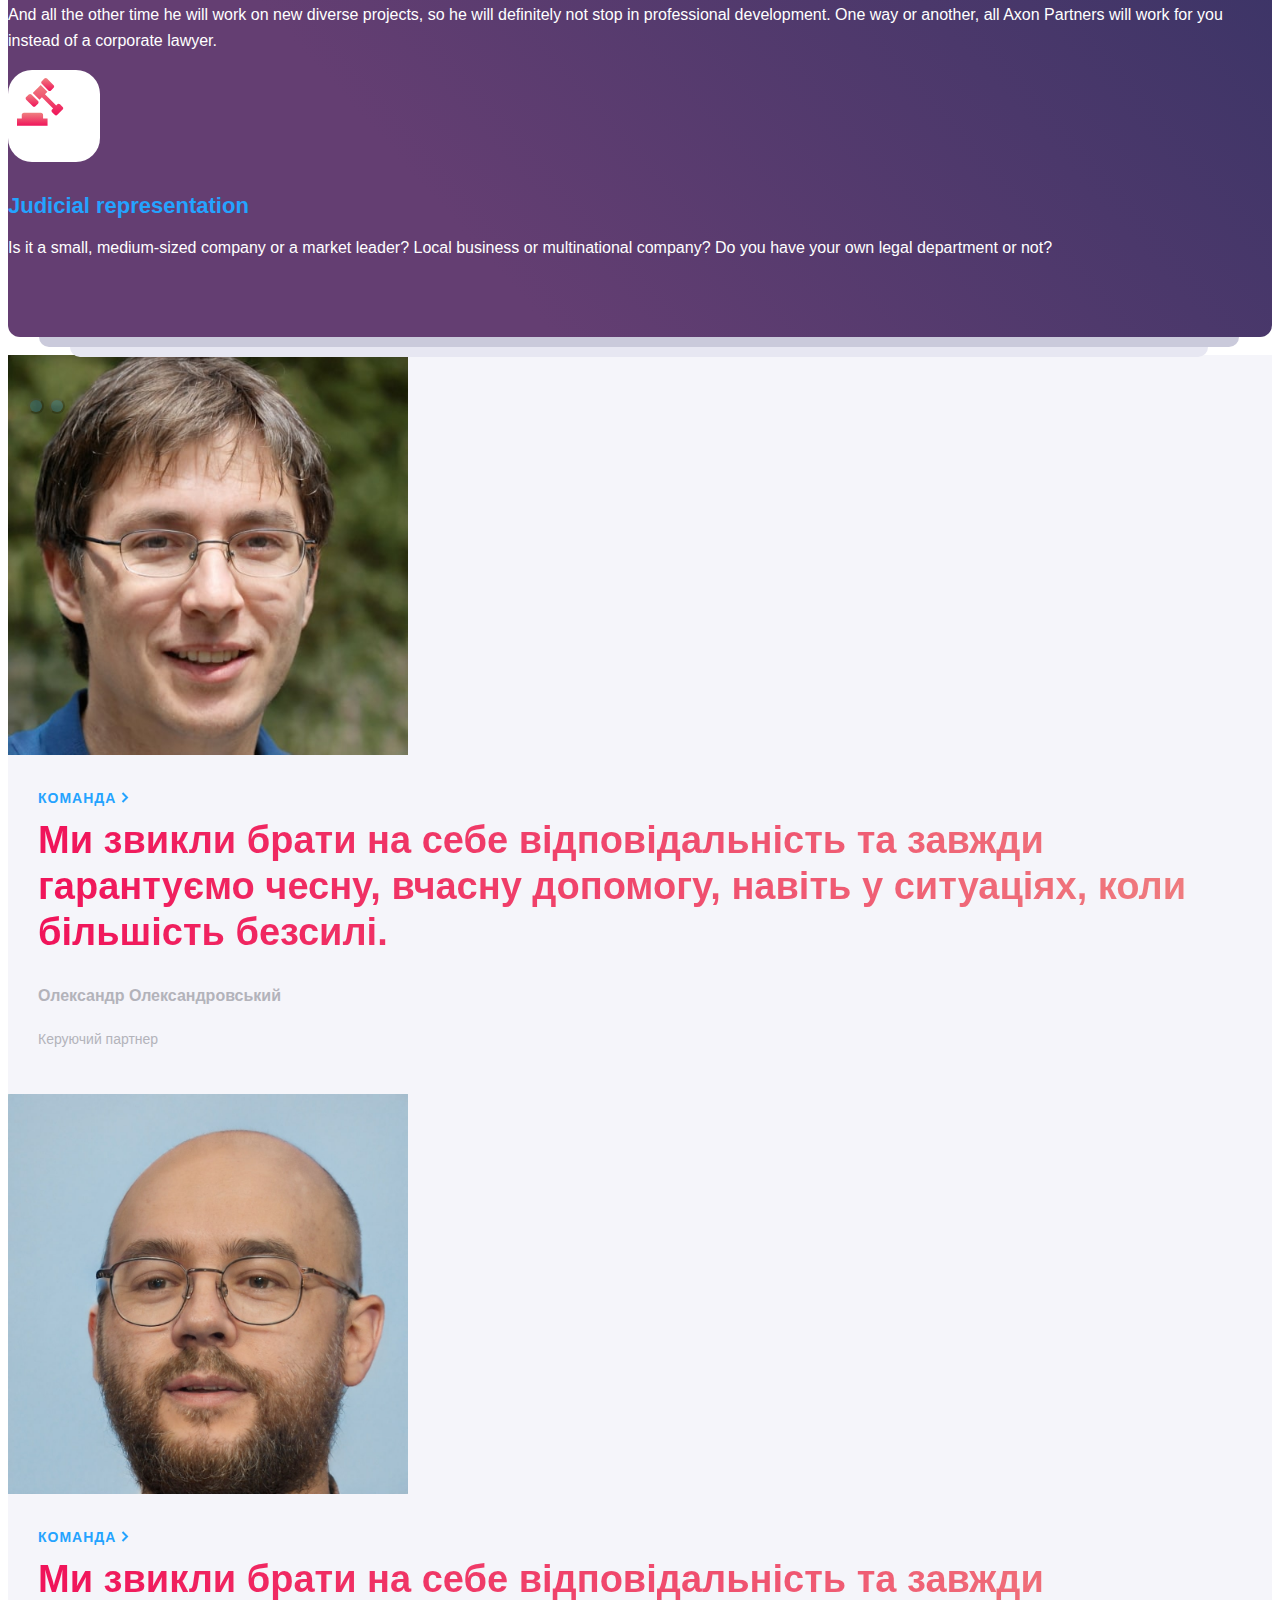
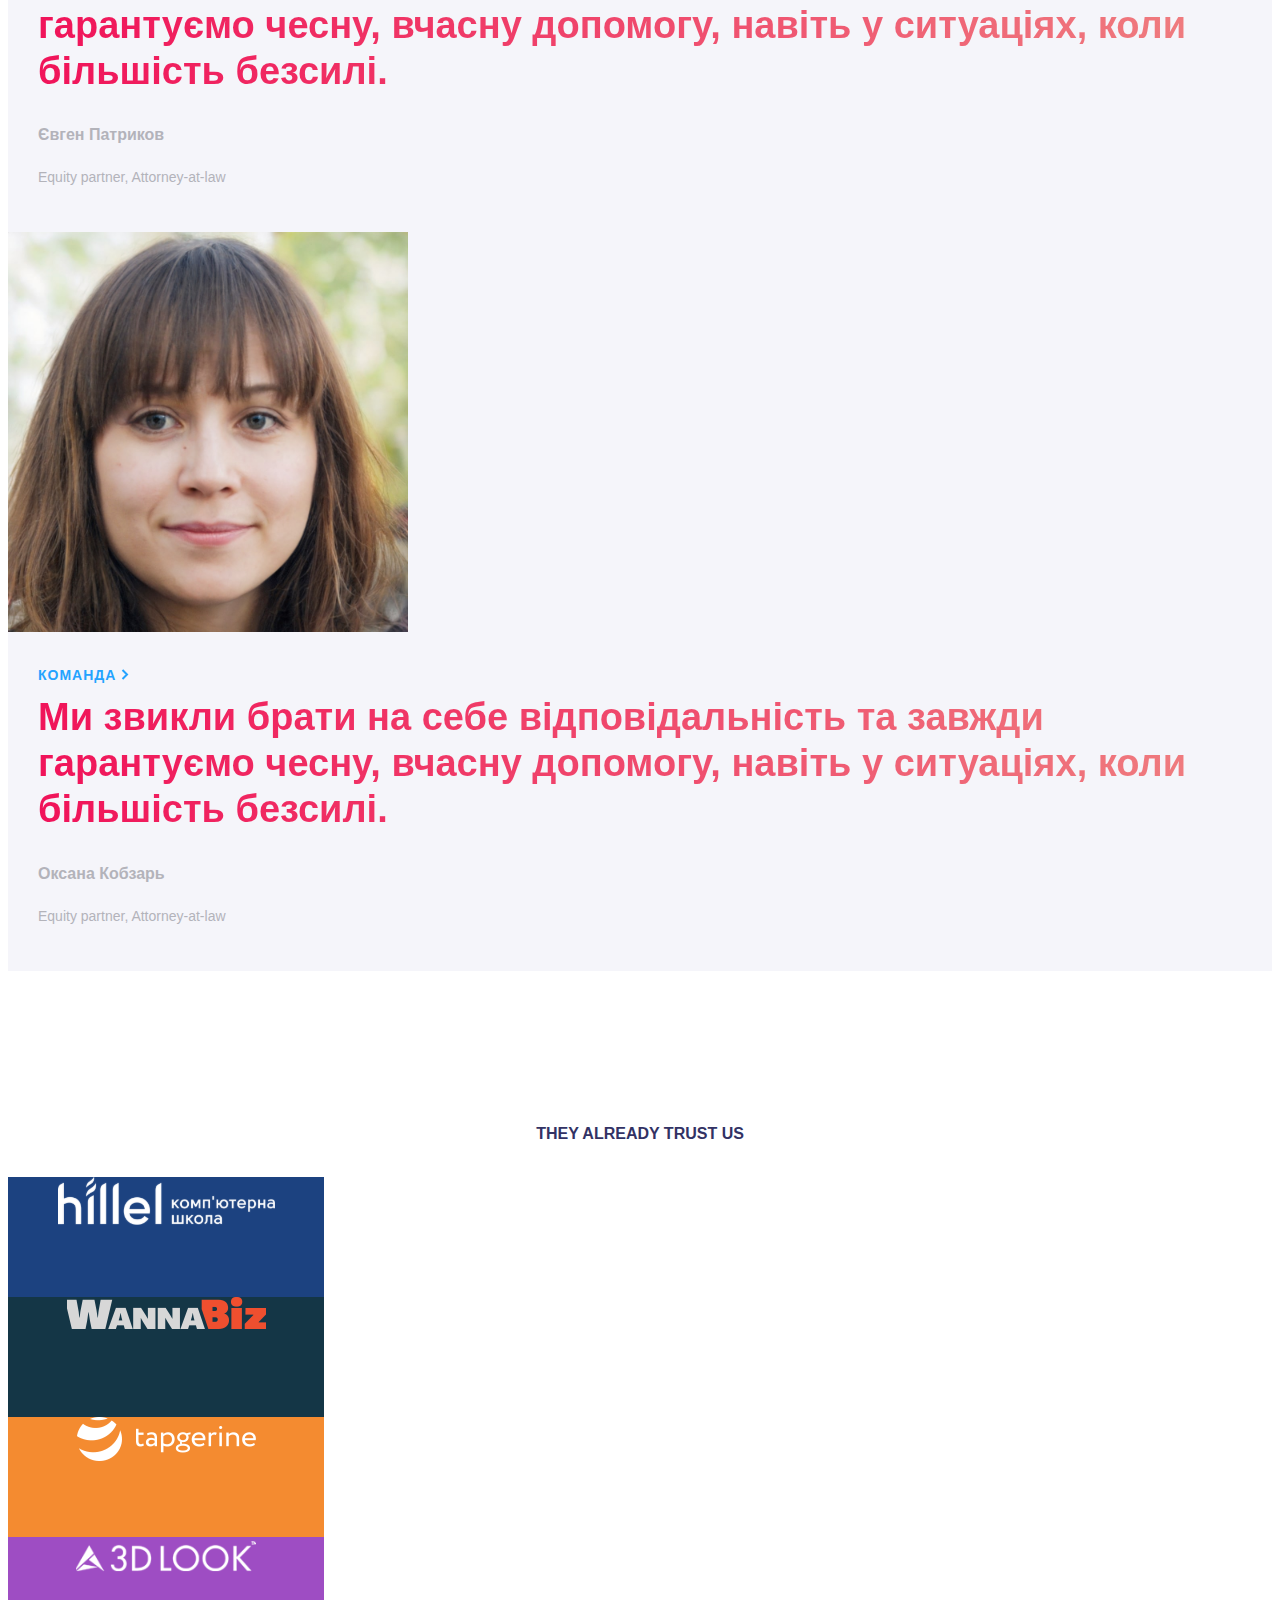
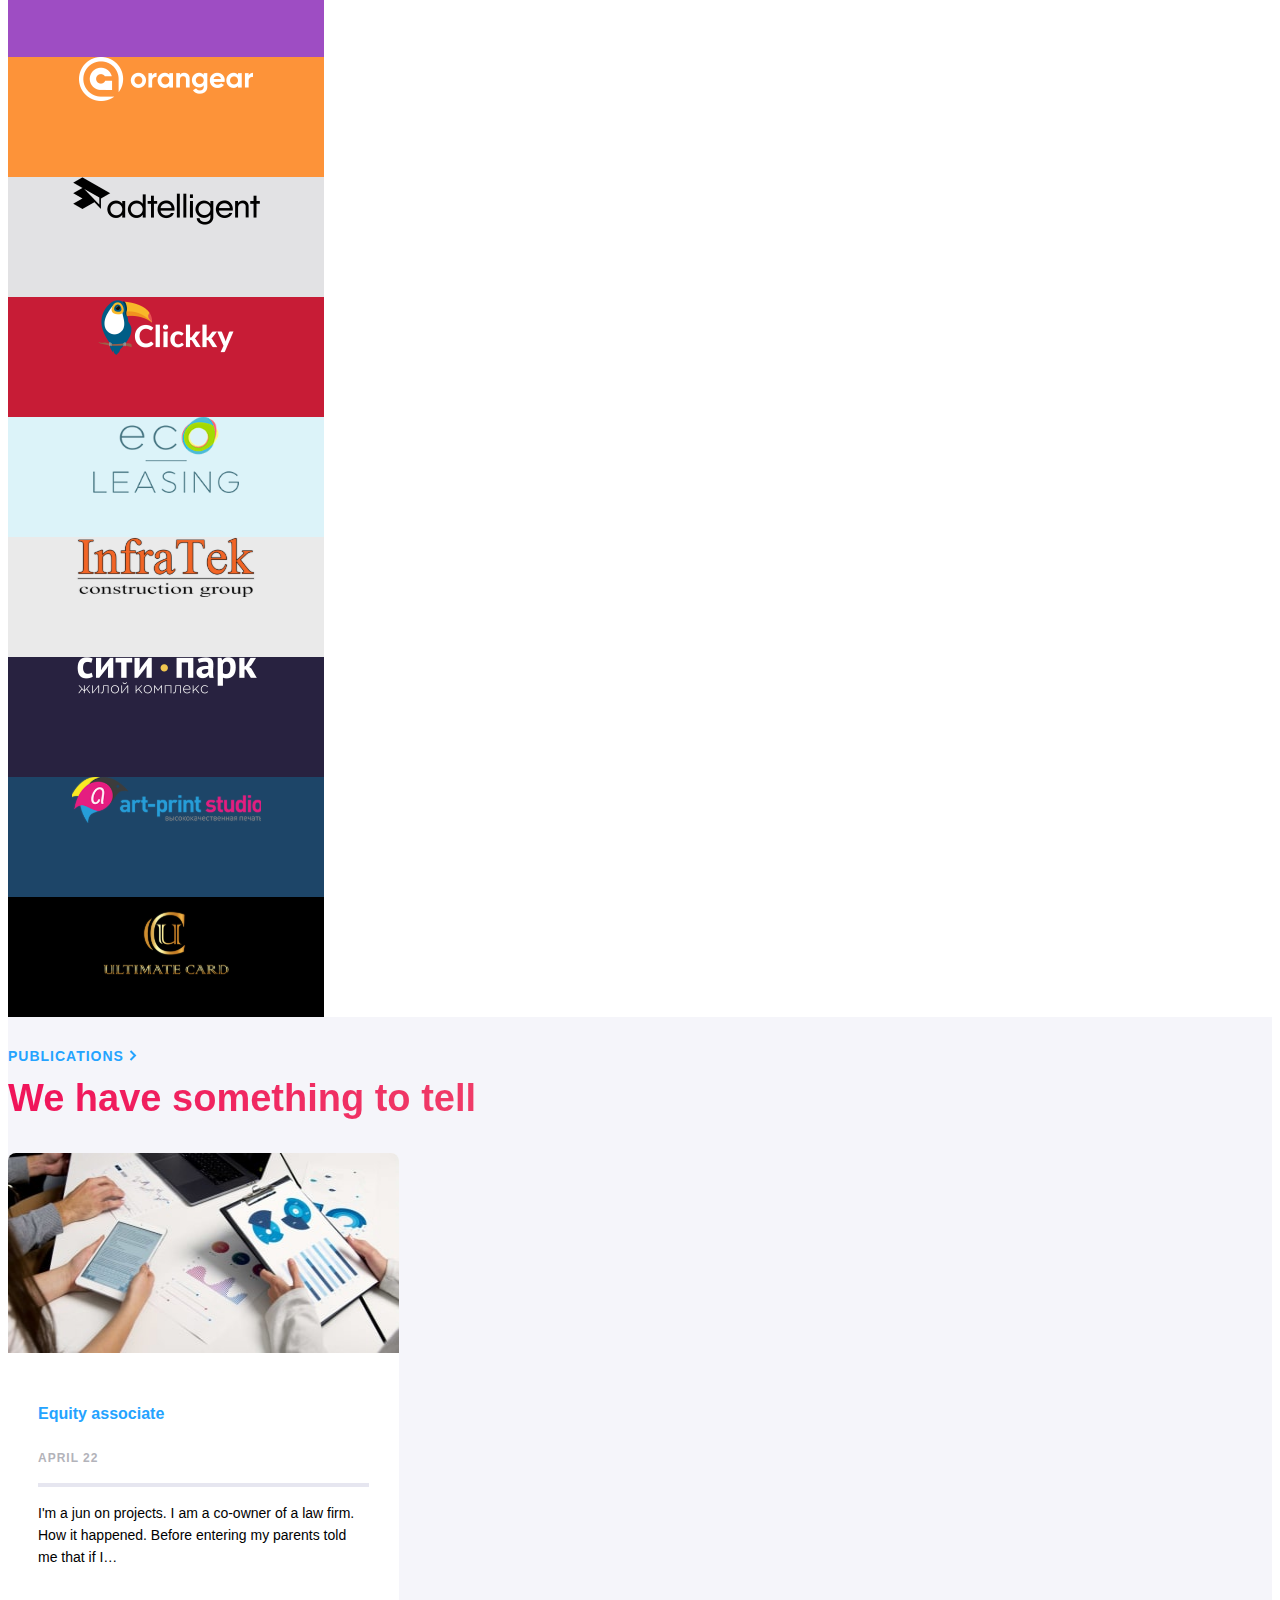
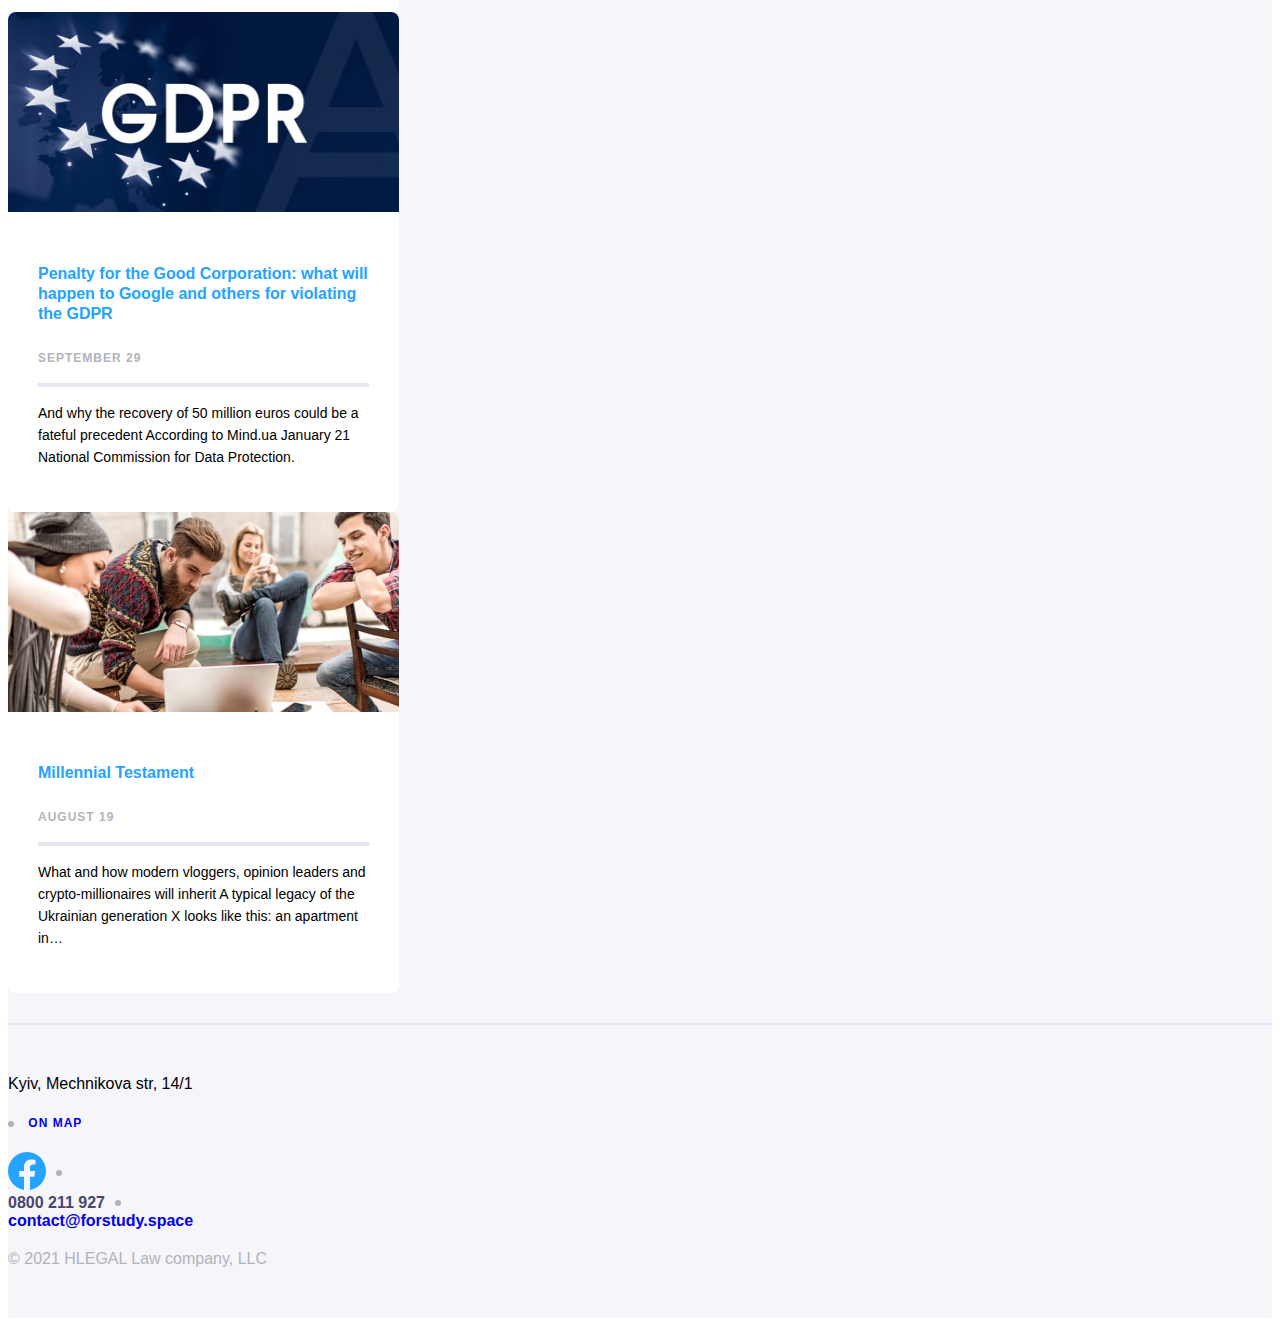
<file: html/main.html>
<!doctype html>
<html lang="en">

<head>
  <meta charset="UTF-8">
  <meta name="viewport" content="width=device-width, user-scalable=no, initial-scale=1.0, maximum-scale=1.0, minimum-scale=1.0">
  <meta http-equiv="X-UA-Compatible" content="ie=edge">
  <title>Hlegal</title>
  <link rel="icon" href="../assets/img/Symbol.png">
  <link rel="apple-touch-icon" href="../assets/img/Symbol.png">
  <link href="https://cdn.jsdelivr.net/npm/bootstrap@5.2.0-beta1/dist/css/bootstrap.min.css" rel="stylesheet" integrity="sha384-0evHe/X+R7YkIZDRvuzKMRqM+OrBnVFBL6DOitfPri4tjfHxaWutUpFmBp4vmVor" crossorigin="anonymous">
  <link rel="stylesheet" href="../css/style.css">
</head>

<body>
  <header class="header">
    <div class="header__top">
      <div class="container">
        <div class="row">
          <div class="col-12 d-flex header__top-content">
            <div class="header__lang">
              <div> <label> <input class="header__lang-switcher" name="lang" type="radio" value="УК"> <span class="header__lang-name">УК</span> </label> <label> <input class="header__lang-switcher" name="lang" type="radio" value="РУ"> <span class="header__lang-name">РУ</span> </label> <label> <input class="header__lang-switcher" name="lang" type="radio" value="EN" checked> <span class="header__lang-name">EN</span> </label> </div>
            </div>
            <div class="header__address"> <a target="_blank" href="https://www.google.com.ua/maps/place/%D1%83%D0%BB.+%D0%9C%D0%B5%D1%87%D0%BD%D0%B8%D0%BA%D0%BE%D0%B2%D0%B0,+14%2F1,+%D0%9A%D0%B8%D0%B5%D0%B2,+02000/@50.436795,30.5305163,17z/data=!3m1!4b1!4m5!3m4!1s0x40d4cf07295b8e39:0x17b2112e2dc0e7a!8m2!3d50.436795!4d30.532705?hl=ru"> Kyiv, Mechnikova str, 14/1 </a> </div>
            <div class="header__contact"> <a href="tel:0800211927">0800 211 927</a> </div>
            <div class="header__social"> <a href="https://facebook.com" target="_blank" class="social-link"> <svg width="24" height="25" viewBox="0 0 24 25" fill="none" xmlns="http://www.w3.org/2000/svg">
                  <path d="M24 12.5733C24 5.90541 18.6274 0.5 12 0.5C5.37258 0.5 0 5.90541 0 12.5733C0 18.5995 4.38823 23.5943 10.125 24.5V16.0633H7.07813V12.5733H10.125V9.91343C10.125 6.88755 11.9165 5.21615 14.6576 5.21615C15.9705 5.21615 17.3438 5.45195 17.3438 5.45195V8.42313H15.8306C14.3399 8.42313 13.875 9.35379 13.875 10.3086V12.5733H17.2031L16.6711 16.0633H13.875V24.5C19.6118 23.5943 24 18.5995 24 12.5733Z" fill="white" />
                </svg> </a> </div>
          </div>
        </div>
      </div>
    </div>
    <div class="header__navigation">
      <nav class="navbar navbar-expand-sm">
        <div class="container"> <a class="navbar-brand" href="main.html"> <img src="../assets/logo.svg" alt="logo"> </a> <button class="navbar-toggler" type="button" data-bs-toggle="collapse" data-bs-target="#navbarSupportedContent" aria-controls="navbarSupportedContent" aria-expanded="false" aria-label="Toggle navigation"> <span class="navbar-toggler-icon"></span> </button>
          <div class="collapse navbar-collapse justify-content-end" id="navbarSupportedContent">
            <div class="popup-fade">
              <div class="navbar__wrapper"> <a href="main.html" id="close" class="d-flex justify-content-end"> <img src="../assets/icons/Close.svg" alt="Close"> </a>
                <ul class="navbar-nav">
                  <li class="nav-item"> <a class="nav-link" aria-current="page" href="about.html">about us</a> </li>
                  <li class="nav-item"> <a class="nav-link" aria-current="page" href="services.html">services</a> </li>
                  <li class="nav-item"> <a class="nav-link" aria-current="page" href="team.html">team</a> </li>
                  <li class="nav-item"> <a class="nav-link" aria-current="page" href="publications.html">publications</a> </li>
                  <li class="nav-item"> <a class="nav-link" aria-current="page" href="contact.html">contact</a> </li>
                </ul>
              </div>
            </div>
          </div>
        </div>
      </nav>
    </div>
  </header>
  <main>
    <div class="common-bg">
      <section class="banner d-flex align-items-center">
        <div class="container">
          <div class="row">
            <div class="col-12">
              <h1 class="text-center">You legal solutions provider</h1> <a href="#" class="banner__scroll"> <svg width="42" height="42" viewBox="0 0 42 42" fill="none" xmlns="http://www.w3.org/2000/svg">
                  <circle opacity="0.5" cx="21" cy="21" r="20" stroke="white" stroke-width="2" />
                  <path d="M12 18L21 27L30 18" stroke="white" stroke-width="2" />
                </svg> </a>
            </div>
          </div>
        </div>
      </section>
      <div class="benefits">
        <div class="container">
          <div class="row">
            <div class="benefits__wrapper d-flex align-items-center">
              <div class="benefits__item col-5">
                <nav>
                  <ul>
                    <li><a class="nav-link active" href="#">Consistent</a></li>
                    <li><a class="nav-link" href="#">Customer oriented</a></li>
                    <li><a class="nav-link" href="#">Innovative</a></li>
                    <li><a class="nav-link" href="#">Business oriented</a></li>
                  </ul>
                </nav>
              </div>
              <div class="benefits__line d-flex align-self-center col-1"></div>
              <div class="benefits__description col-5">
                <h2> We turn the idea of legal services </h2>
                <p>Consolidating many years of experience and practice, the company's lawyers accompany complex projects and achieve a number of important decisions for the industry. Many of them form the practice of applying the law of the sea in Ukraine.</p>
              </div>
            </div>
          </div>
        </div>
      </div>
      <div class="services">
        <div class="container">
          <div class="row">
            <div class="section__title">
              <div class="d-flex align-items-center"> <a class="section__link" href="services.html">Services </a> </div>
              <h2>What can we do better than others?</h2>
            </div>
            <div class="services__items d-flex flex-wrap justify-content-between">
              <div class="services__items-section col-3">
                <div class="services__items-icon d-flex justify-content-center"><img src="../assets/icons/Ecommerce.svg" alt="Ecommerce icon"></div><a href="service-entry.html">
                  <h3>IT and e-commerce</h3>
                </a>
                <p>An endless stream of contracts, tax issues, labor relations, corporate papers - legal work distracts you from doing business. But there is not much work to do to hire an in-house lawyer.</p>
              </div>
              <div class="services__items-section col-3">
                <div class="services__items-icon d-flex justify-content-center"><img src="../assets/icons/Support.svg" alt="Support icon"></div><a href="#">
                  <h3>Comprehensive daily legal support</h3>
                </a>
                <p>In addition, over time, the work will become the same type and uninteresting for a full-time lawyer. And we know very well how difficult it is to find a good candidate with experience in the field of information technology in Ukraine.</p>
              </div>
              <div class="services__items-section col-3">
                <div class="services__items-icon d-flex justify-content-center"><img src="../assets/icons/Coprorate.svg" alt="Coprorate icon"></div><a href="#">
                  <h3>Structuring corporate relationships</h3>
                </a>
                <p>Instead of just providing legal services, we will hire a lawyer or a whole team that will fit into the daily life of your company.</p>
              </div>
              <div class="services__items-section col-3">
                <div class="services__items-icon d-flex justify-content-center"><img src="../assets/icons/Trust.svg" alt="Trust icon"></div><a href="#">
                  <h3>Building contractual relations</h3>
                </a>
                <p>Once a week, or week after month, you have your own lawyer by your side. Anyone in the company can catch it at the coffee maker and just talk about current affairs instead of waiting for update status.</p>
              </div>
              <div class="services__items-section col-3">
                <div class="services__items-icon d-flex justify-content-center"><img src="../assets/icons/Protection.svg" alt="Protection icon"></div><a href="#">
                  <h3>Protection of business, intellectual property</h3>
                </a>
                <p>And all the other time he will work on new diverse projects, so he will definitely not stop in professional development. One way or another, all Axon Partners will work for you instead of a corporate lawyer.</p>
              </div>
              <div class="services__items-section col-3">
                <div class="services__items-icon d-flex justify-content-center"><img src="../assets/icons/Court.svg" alt="Court icon"></div><a href="#">
                  <h3>Judicial representation</h3>
                </a>
                <p>Is it a small, medium-sized company or a market leader? Local business or multinational company? Do you have your own legal department or not?</p>
              </div>
            </div>
          </div>
        </div>
      </div>
    </div>
    <section class="team">
      <div class="container">
        <div class="row">
          <div id="carouselExampleIndicators" class="carousel slide" data-bs-ride="carousel">
            <div class="carousel-indicators"> <button type="button" data-bs-target="#carouselExampleIndicators" data-bs-slide-to="0" class="active" aria-current="true" aria-label="Slide 1"></button> <button type="button" data-bs-target="#carouselExampleIndicators" data-bs-slide-to="1" aria-label="Slide 2"></button> <button type="button" data-bs-target="#carouselExampleIndicators" data-bs-slide-to="2" aria-label="Slide 3"></button> </div>
            <div class="carousel-inner">
              <div class="carousel-item active">
                <div class="team__wrapper d-flex"> <img src="../assets/img/Team-1-min.jpg" class="d-block d-flex align-items-center" alt="Alex">
                  <div class="team__content">
                    <div class="section__title">
                      <div class="d-flex align-items-center"> <a class="section__link" href="team.html">команда </a> </div>
                      <h2>Ми звикли брати на себе відповідальність та завжди гарантуємо чесну, вчасну допомогу, навіть у ситуаціях, коли більшість безсилі.</h2>
                    </div>
                    <div class="team__content-description">
                      <h4>Олександр Олександровський</h4>
                      <p>Керуючий партнер</p>
                    </div>
                  </div>
                </div>
              </div>
              <div class="carousel-item">
                <div class="team__wrapper d-flex"> <img src="../assets/img/Team-2-min.jpg" class="d-block w-100" alt="Alex">
                  <div class="team__content">
                    <div class="section__title">
                      <div class="d-flex align-items-center"> <a class="section__link" href="team.html">команда </a> </div>
                      <h2>Ми звикли брати на себе відповідальність та завжди гарантуємо чесну, вчасну допомогу, навіть у ситуаціях, коли більшість безсилі.</h2>
                    </div>
                    <div class="team__content-description">
                      <h4>Євген Патриков</h4>
                      <p>Equity partner, Attorney-at-law</p>
                    </div>
                  </div>
                </div>
              </div>
              <div class="carousel-item">
                <div class="team__wrapper d-flex"> <img src="../assets/img/Team-5-min.jpg" class="d-block w-100" alt="Alex">
                  <div class="team__content">
                    <div class="section__title">
                      <div class="d-flex align-items-center"> <a class="section__link" href="team.html">команда </a> </div>
                      <h2>Ми звикли брати на себе відповідальність та завжди гарантуємо чесну, вчасну допомогу, навіть у ситуаціях, коли більшість безсилі.</h2>
                    </div>
                    <div class="team__content-description">
                      <h4>Оксана Кобзарь</h4>
                      <p>Equity partner, Attorney-at-law</p>
                    </div>
                  </div>
                </div>
              </div>
            </div>
          </div>
        </div>
      </div>
    </section>
    <div class="clients">
      <p>They already trust us</p>
      <div class="clients__items d-flex flex-wrap justify-content-center">
        <div class="clients__items-section clients__items-section-hillel d-flex align-items-center justify-content-center"> <a href="#"><img src="../assets/icons/hillel-logo.svg" alt="Hillel logo"></a> </div>
        <div class="clients__items-section clients__items-section-wannabiz d-flex align-items-center justify-content-center"> <a href="#"><img src="../assets/icons/wannabiz.svg" alt="WannaBiz logo"></a> </div>
        <div class="clients__items-section clients__items-section-tapgerine d-flex align-items-center justify-content-center"> <a href="#"><img src="../assets/icons/tapgerine-logo.svg" alt="Tapgerine logo"></a> </div>
        <div class="clients__items-section clients__items-section-3dlook d-flex align-items-center justify-content-center"> <a href="#"><img src="../assets/icons/3dlook-logo.svg" alt="3D look logo"></a> </div>
        <div class="clients__items-section clients__items-section-orangear d-flex align-items-center justify-content-center"> <a href="#"><img src="../assets/icons/orangear-logo.svg" alt="Orangear logo"></a> </div>
        <div class="clients__items-section clients__items-section-adtelligent d-flex align-items-center justify-content-center"> <a href="#"><img src="../assets/icons/adtelligent-logo.svg" alt="Adtelligent logo"></a> </div>
        <div class="clients__items-section clients__items-section-clikky d-flex align-items-center justify-content-center"> <a href="#"><img src="../assets/icons/clickky-logo.svg" alt="Clikky logo"></a> </div>
        <div class="clients__items-section clients__items-section-ecolease d-flex align-items-center justify-content-center"> <a href="#"><img src="../assets/icons/ecolease.svg" alt="Eco logo"></a> </div>
        <div class="clients__items-section clients__items-section-infatek d-flex align-items-center justify-content-center"> <a href="#"><img src="../assets/icons/infatek.svg" alt="Infatek logo"></a> </div>
        <div class="clients__items-section clients__items-section-city d-flex align-items-center justify-content-center"> <a href="#"><img src="../assets/icons/city-logo.svg" alt="City logo"></a> </div>
        <div class="clients__items-section clients__items-section-art d-flex align-items-center justify-content-center"> <a href="#"><img src="../assets/icons/art-logo.svg" alt="Art print logo"></a> </div>
        <div class="clients__items-section clients__items-section-ultimatecard d-flex align-items-center justify-content-center"> <a href="#"><img src="../assets/icons/ultimatecard-logo.svg" alt="Ultimate card logo"></a> </div>
      </div>
    </div>
    <section class="publications">
      <div class="container">
        <div class="publications__wrapper">
          <div class="row">
            <div class="section__title">
              <div class="d-flex align-items-center"> <a class="section__link" href="publications.html">Publications </a> </div>
              <h2>We have something to tell</h2>
            </div>
            <div>
              <div class="publications__content d-flex flex-wrap">
                <article class="publications__article p-0"> <a href="#">
                    <div class="publications__article-img" style="background-image: url('../assets/img/associate-min.jpg');"></div>
                    <div class="publications__article-description">
                      <div class="publications__article-title">
                        <h4>Equity associate</h4>
                        <p>April 22</p>
                      </div>
                      <p class="publications__article-text">I'm a jun on projects. I am a co-owner of a law firm. How it happened. Before entering my parents told me that if I…</p>
                    </div>
                  </a> </article>
                <article class="publications__article p-0"> <a href="article.html">
                    <div class="publications__article-img" style="background-image: url('../assets/img/gdpr-min.jpg');"></div>
                    <div class="publications__article-description">
                      <div class="publications__article-title">
                        <h4>Penalty for the Good Corporation: what will happen to Google and others for violating the GDPR</h4>
                        <p>September 29</p>
                      </div>
                      <p class="publications__article-text">And why the recovery of 50 million euros could be a fateful precedent According to Mind.ua January 21 National Commission for Data Protection.</p>
                    </div>
                  </a> </article>
                <article class="publications__article p-0"> <a href="#">
                    <div class="publications__article-img" style="background-image: url('../assets/img/millennial-min.jpg');"></div>
                    <div class="publications__article-description">
                      <div class="publications__article-title">
                        <h4>Millennial Testament</h4>
                        <p>August 19</p>
                      </div>
                      <p class="publications__article-text">What and how modern vloggers, opinion leaders and crypto-millionaires will inherit A typical legacy of the Ukrainian generation X looks like this: an apartment in…</p>
                    </div>
                  </a> </article>
              </div>
            </div>
          </div>
        </div>
      </div>
    </section>
  </main>
  <footer class="footer">
    <div class="container">
      <div class="row">
        <div class="footer__position d-flex justify-content-between">
          <div>
            <div class="footer__address d-flex align-items-center">
              <p class="mb-0"> Kyiv, Mechnikova str, 14/1 </p><a class="footer__address-map" target="_blank" href="https://www.google.com.ua/maps/place/%D1%83%D0%BB.+%D0%9C%D0%B5%D1%87%D0%BD%D0%B8%D0%BA%D0%BE%D0%B2%D0%B0,+14%2F1,+%D0%9A%D0%B8%D0%B5%D0%B2,+02000/@50.436795,30.5305163,17z/data=!3m1!4b1!4m5!3m4!1s0x40d4cf07295b8e39:0x17b2112e2dc0e7a!8m2!3d50.436795!4d30.532705?hl=ru"> On map </a>
            </div>
            <div class="footer__content d-flex align-items-center">
              <div class="footer__social"> <a href="https://facebook.com" target="_blank" class="social-link"> <svg width="38" height="38" viewBox="0 0 38 38" fill="none" xmlns="http://www.w3.org/2000/svg">
                    <g clip-path="url(#clip0_45561_813)">
                      <path d="M38 19.1161C38 8.55857 29.4934 0 19 0C8.50658 0 0 8.55857 0 19.1161C0 28.6575 6.94803 36.5659 16.0312 38V24.6419H11.207V19.1161H16.0312V14.9046C16.0312 10.1136 18.8678 7.46723 23.2078 7.46723C25.2866 7.46723 27.4609 7.84059 27.4609 7.84059V12.545H25.0651C22.7048 12.545 21.9688 14.0185 21.9688 15.5302V19.1161H27.2383L26.3959 24.6419H21.9688V38C31.052 36.5659 38 28.6575 38 19.1161Z" fill="#24A3FF" />
                    </g>
                    <defs>
                      <clipPath id="clip0_45561_813">
                        <rect width="38" height="38" fill="white" />
                      </clipPath>
                    </defs>
                  </svg> </a> </div>
              <div class="footer__contact"> <a href="tel:0800211927" class="footer__contact-tel">0800 211 927</a> </div>
              <div class="footer__contact"> <a href="mailto:contact@forstudy.space" class="footer__contact-mail"> contact@forstudy.space</a> </div>
            </div>
          </div>
          <p class="footer__info"> © 2021 HLEGAL Law company, LLC </p>
        </div>
      </div>
    </div>
  </footer>
  <script src="https://cdn.jsdelivr.net/npm/bootstrap@5.2.0-beta1/dist/js/bootstrap.bundle.min.js" integrity="sha384-pprn3073KE6tl6bjs2QrFaJGz5/SUsLqktiwsUTF55Jfv3qYSDhgCecCxMW52nD2" crossorigin="anonymous"></script>
</body>

</html>
</file>
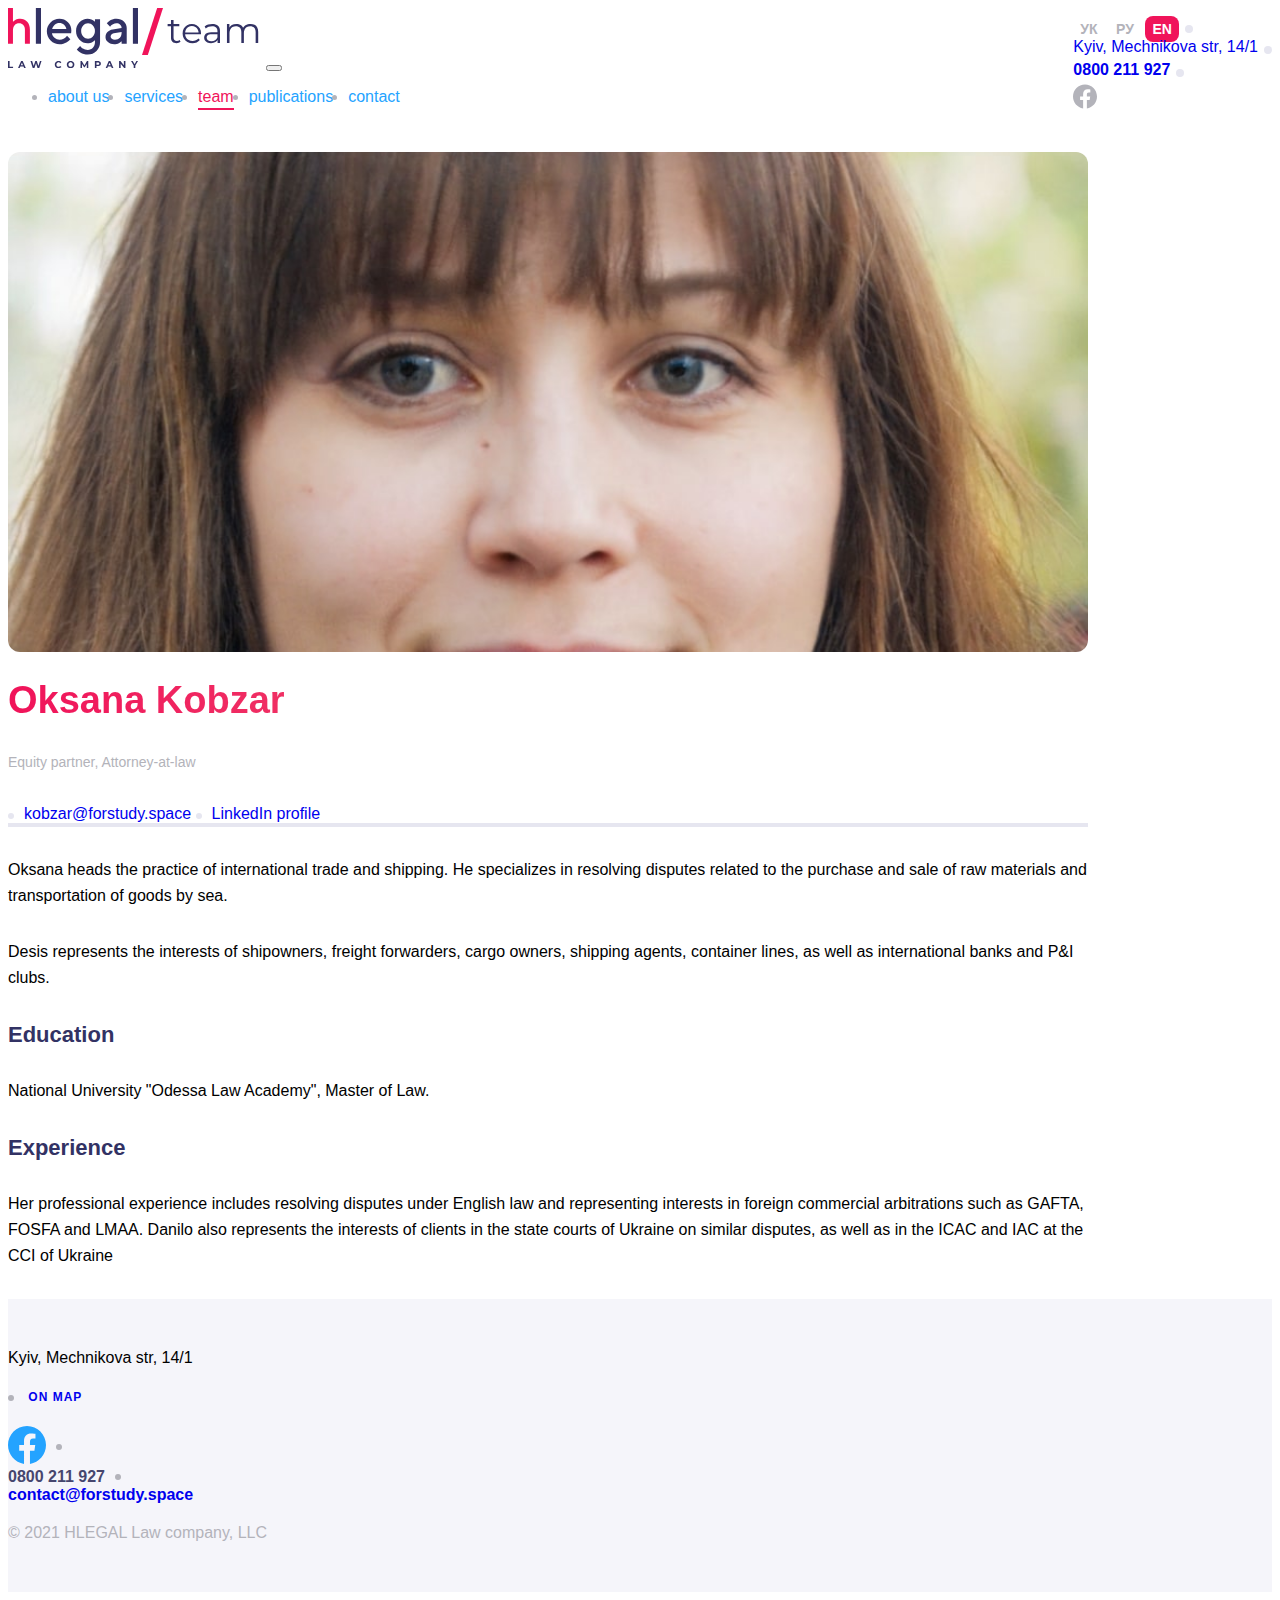
<file: html/person.html>
<!doctype html><html lang="en"><head> <meta charset="UTF-8"> <meta name="viewport" content="width=device-width, user-scalable=no, initial-scale=1.0, maximum-scale=1.0, minimum-scale=1.0"> <meta http-equiv="X-UA-Compatible" content="ie=edge"> <title>Oksana Kobzar</title> <link rel="icon" href="../assets/img/Symbol.png"> <link rel="apple-touch-icon" href="../assets/img/Symbol.png"> <link href="https://cdn.jsdelivr.net/npm/bootstrap@5.2.0-beta1/dist/css/bootstrap.min.css" rel="stylesheet" integrity="sha384-0evHe/X+R7YkIZDRvuzKMRqM+OrBnVFBL6DOitfPri4tjfHxaWutUpFmBp4vmVor" crossorigin="anonymous"> <link rel="stylesheet" href="../css/style.css"></head><body> <header class="header header-light"> <div class="header__top header-light__top"> <div class="container"> <div class="row"> <div class="col-12 d-flex header__top-content header-light__top-content"> <div class="header__lang header-light__lang"> <div> <label> <input class="header__lang-switcher header-light__lang-switcher" name="lang" type="radio" value="УК"> <span class="header__lang-name header-light__lang-name">УК</span> </label> <label> <input class="header__lang-switcher header-light__lang-switcher" name="lang" type="radio" value="РУ"> <span class="header__lang-name header-light__lang-name">РУ</span> </label> <label> <input class="header__lang-switcher header-light__lang-switcher" name="lang" type="radio" value="EN" checked> <span class="header__lang-name header-light__lang-name">EN</span> </label> </div></div><div class="header__address"> <a target="_blank" href="https://www.google.com.ua/maps/place/%D1%83%D0%BB.+%D0%9C%D0%B5%D1%87%D0%BD%D0%B8%D0%BA%D0%BE%D0%B2%D0%B0,+14%2F1,+%D0%9A%D0%B8%D0%B5%D0%B2,+02000/@50.436795,30.5305163,17z/data=!3m1!4b1!4m5!3m4!1s0x40d4cf07295b8e39:0x17b2112e2dc0e7a!8m2!3d50.436795!4d30.532705?hl=ru"> Kyiv, Mechnikova str, 14/1 </a> </div><div class="header__contact"> <a href="tel:0800211927">0800 211 927</a> </div><div class="header__social"> <a href="https://facebook.com" target="_blank" class="social-link"> <svg width="24" height="25" viewBox="0 0 24 25" fill="none" xmlns="http://www.w3.org/2000/svg"> <path d="M24 12.5733C24 5.90541 18.6274 0.5 12 0.5C5.37258 0.5 0 5.90541 0 12.5733C0 18.5995 4.38823 23.5943 10.125 24.5V16.0633H7.07813V12.5733H10.125V9.91343C10.125 6.88755 11.9165 5.21615 14.6576 5.21615C15.9705 5.21615 17.3438 5.45195 17.3438 5.45195V8.42313H15.8306C14.3399 8.42313 13.875 9.35379 13.875 10.3086V12.5733H17.2031L16.6711 16.0633H13.875V24.5C19.6118 23.5943 24 18.5995 24 12.5733Z" fill="white"/> </svg> </a> </div></div></div></div></div><div class="header__navigation"> <nav class="navbar navbar-expand-sm"> <div class="container"> <a class="navbar-brand" href="main.html"> <img src="../assets/icons/logo-team.svg" alt="logo"> </a> <button class="navbar-toggler" type="button" data-bs-toggle="collapse" data-bs-target="#navbarSupportedContent" aria-controls="navbarSupportedContent" aria-expanded="false" aria-label="Toggle navigation"> <span class="navbar-toggler-icon"></span> </button> <div class="collapse navbar-collapse justify-content-end" id="navbarSupportedContent"> <div class="popup-fade"> <div class="navbar__wrapper"> <a href="person.html" id="close" class="d-flex justify-content-end"> <img src="../assets/icons/Close.svg" alt="Close"> </a> <ul class="navbar-nav"> <li class="nav-item"> <a class="nav-link" aria-current="page" href="about.html">about us</a> </li><li class="nav-item"> <a class="nav-link" aria-current="page" href="services.html">services</a> </li><li class="nav-item"> <a class="nav-link active" aria-current="page" href="team.html">team</a> </li><li class="nav-item"> <a class="nav-link" aria-current="page" href="publications.html">publications</a> </li><li class="nav-item"> <a class="nav-link" aria-current="page" href="contact.html">contact</a> </li></ul> </div></div></div></div></nav> </div></header> <main> <section class="person"> <div class="container"> <div class="row"> <div class="person__wrapper d-flex"> <div class="person__image" style="background-image: url('../assets/img/Team-5-min.jpg')"></div><div class="person__information"> <div class="person__information-name"> <h1>Oksana Kobzar</h1> <div class="person__information-contacts d-flex"> <p>Equity partner, Attorney-at-law</p><a href="mailto:kobzar@forstudy.space">kobzar@forstudy.space</a> <a href="#">LinkedIn profile</a> </div></div><div class="person__information-content"> <p>Oksana heads the practice of international trade and shipping. He specializes in resolving disputes related to the purchase and sale of raw materials and transportation of goods by sea. </p><p>Desis represents the interests of shipowners, freight forwarders, cargo owners, shipping agents, container lines, as well as international banks and P&I clubs.</p><h3>Education</h3> <p class="mt-0">National University "Odessa Law Academy", Master of Law.</p><h3>Experience</h3> <p class="mt-0">Her professional experience includes resolving disputes under English law and representing interests in foreign commercial arbitrations such as GAFTA, FOSFA and LMAA. Danilo also represents the interests of clients in the state courts of Ukraine on similar disputes, as well as in the ICAC and IAC at the CCI of Ukraine</p></div></div></div></div></div></section> </main> <footer class="footer"> <div class="container"> <div class="row"> <div class="footer__position d-flex justify-content-between"> <div> <div class="footer__address d-flex align-items-center"> <p class="mb-0"> Kyiv, Mechnikova str, 14/1 </p><a class="footer__address-map" target="_blank" href="https://www.google.com.ua/maps/place/%D1%83%D0%BB.+%D0%9C%D0%B5%D1%87%D0%BD%D0%B8%D0%BA%D0%BE%D0%B2%D0%B0,+14%2F1,+%D0%9A%D0%B8%D0%B5%D0%B2,+02000/@50.436795,30.5305163,17z/data=!3m1!4b1!4m5!3m4!1s0x40d4cf07295b8e39:0x17b2112e2dc0e7a!8m2!3d50.436795!4d30.532705?hl=ru"> On map </a> </div><div class="footer__content d-flex align-items-center"> <div class="footer__social"> <a href="https://facebook.com" target="_blank" class="social-link"> <svg width="38" height="38" viewBox="0 0 38 38" fill="none" xmlns="http://www.w3.org/2000/svg"> <g clip-path="url(#clip0_45561_813)"> <path d="M38 19.1161C38 8.55857 29.4934 0 19 0C8.50658 0 0 8.55857 0 19.1161C0 28.6575 6.94803 36.5659 16.0312 38V24.6419H11.207V19.1161H16.0312V14.9046C16.0312 10.1136 18.8678 7.46723 23.2078 7.46723C25.2866 7.46723 27.4609 7.84059 27.4609 7.84059V12.545H25.0651C22.7048 12.545 21.9688 14.0185 21.9688 15.5302V19.1161H27.2383L26.3959 24.6419H21.9688V38C31.052 36.5659 38 28.6575 38 19.1161Z" fill="#24A3FF"/> </g> <defs> <clipPath id="clip0_45561_813"> <rect width="38" height="38" fill="white"/> </clipPath> </defs> </svg> </a> </div><div class="footer__contact"> <a href="tel:0800211927" class="footer__contact-tel">0800 211 927</a> </div><div class="footer__contact"> <a href="mailto:contact@forstudy.space" class="footer__contact-mail"> contact@forstudy.space</a> </div></div></div><p class="footer__info"> © 2021 HLEGAL Law company, LLC </p></div></div></div></footer> <script src="https://cdn.jsdelivr.net/npm/bootstrap@5.2.0-beta1/dist/js/bootstrap.bundle.min.js" integrity="sha384-pprn3073KE6tl6bjs2QrFaJGz5/SUsLqktiwsUTF55Jfv3qYSDhgCecCxMW52nD2" crossorigin="anonymous"></script></body></html>
</file>
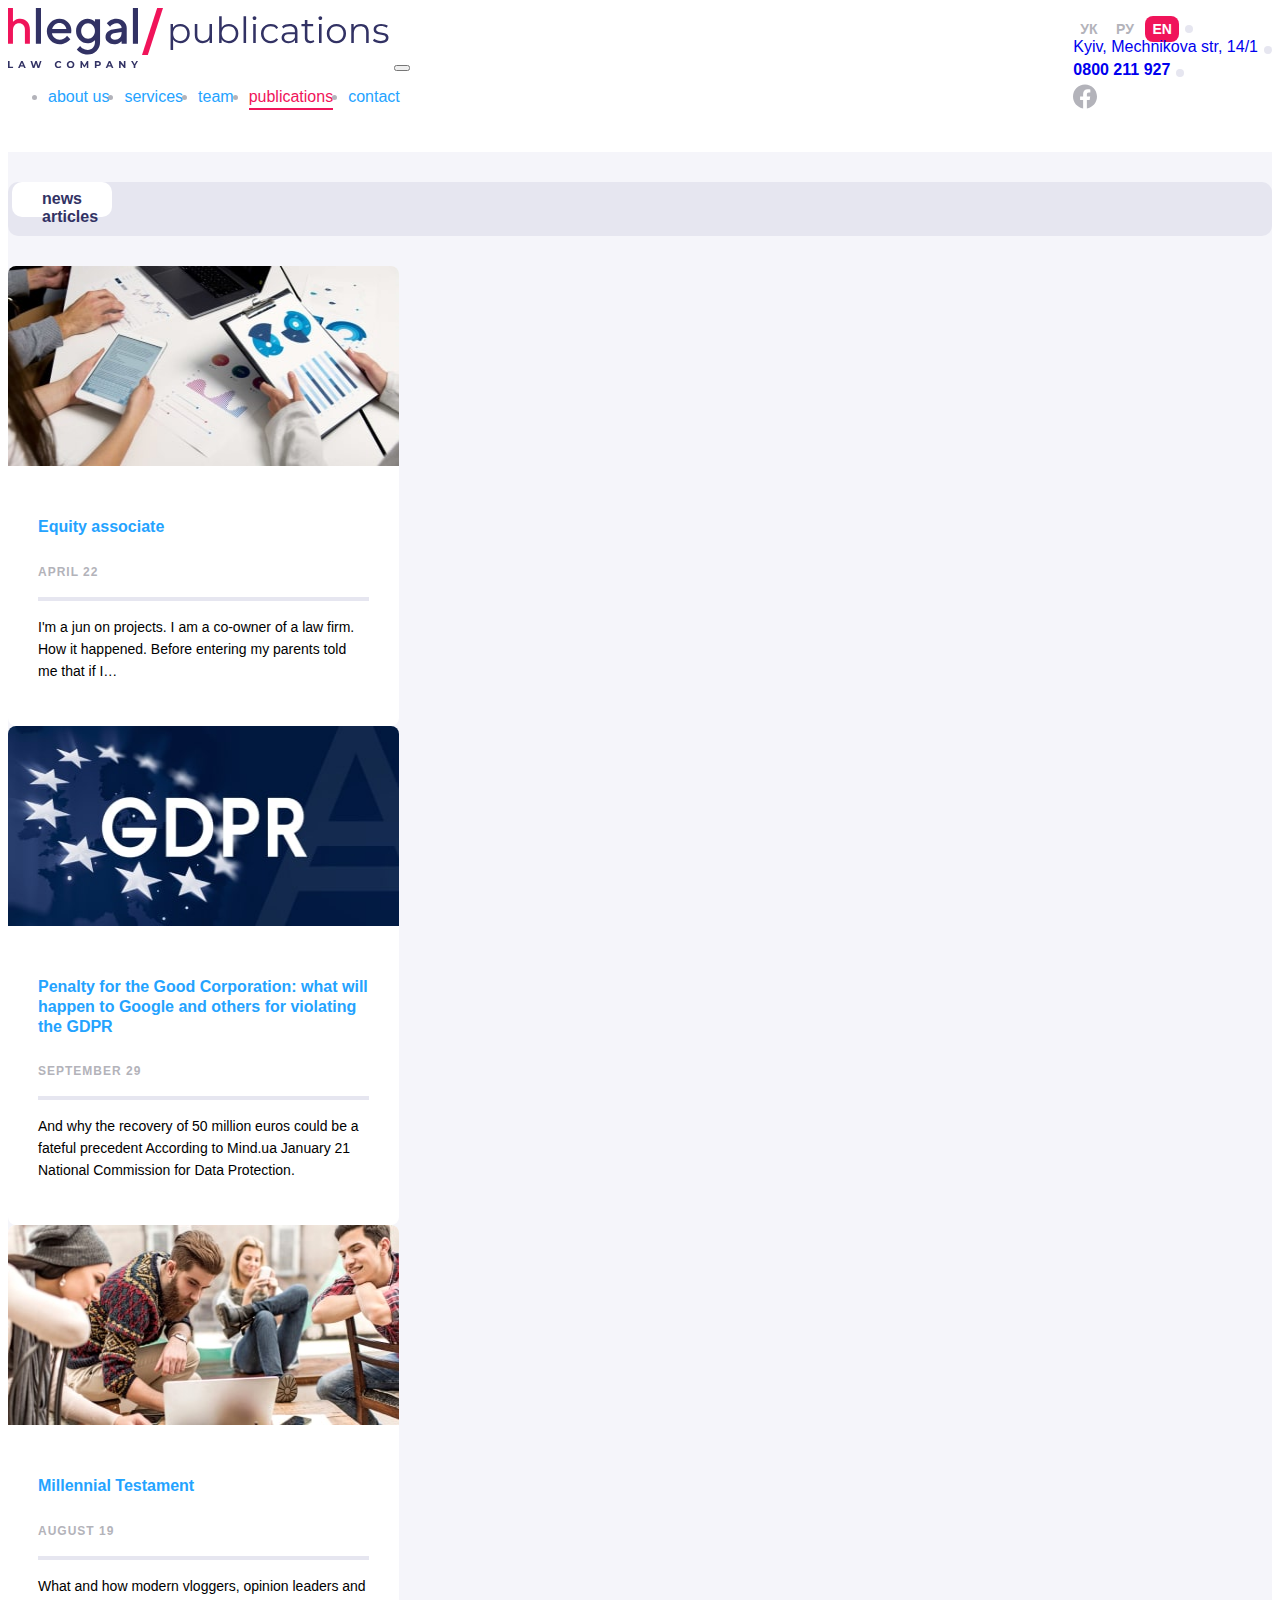
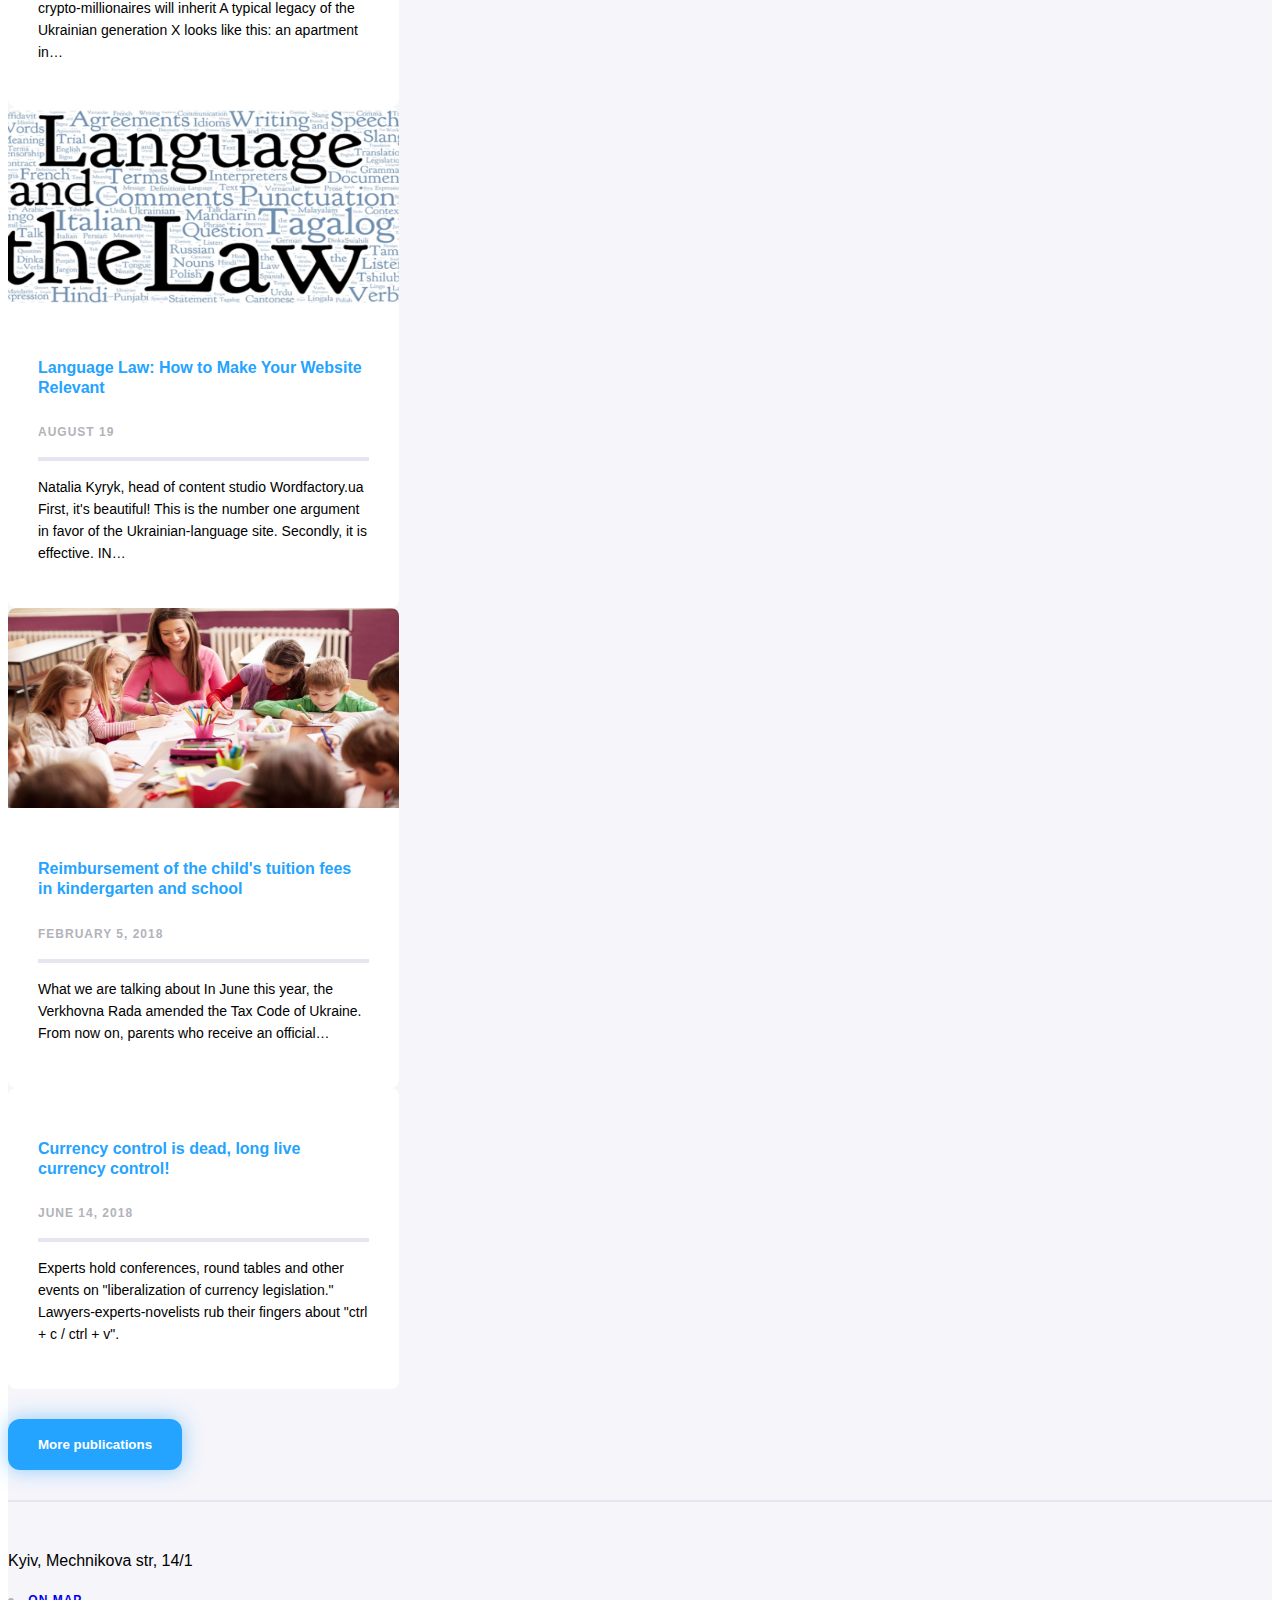
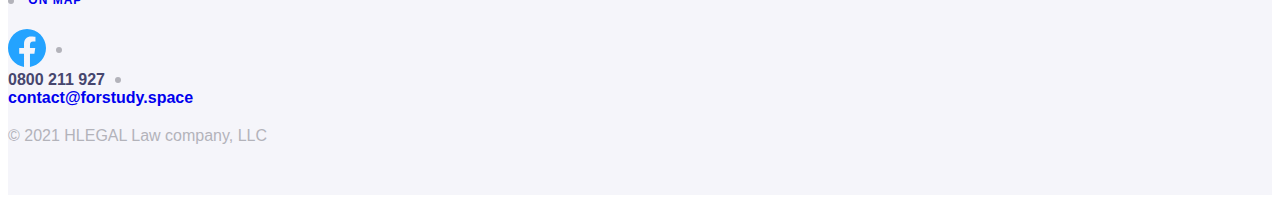
<file: html/publications.html>
<!doctype html><html lang="en"><head> <meta charset="UTF-8"> <meta name="viewport" content="width=device-width, user-scalable=no, initial-scale=1.0, maximum-scale=1.0, minimum-scale=1.0"> <meta http-equiv="X-UA-Compatible" content="ie=edge"> <title>Publications</title> <link rel="icon" href="../assets/img/Symbol.png"> <link rel="apple-touch-icon" href="../assets/img/Symbol.png"> <link href="https://cdn.jsdelivr.net/npm/bootstrap@5.2.0-beta1/dist/css/bootstrap.min.css" rel="stylesheet" integrity="sha384-0evHe/X+R7YkIZDRvuzKMRqM+OrBnVFBL6DOitfPri4tjfHxaWutUpFmBp4vmVor" crossorigin="anonymous"> <link rel="stylesheet" href="../css/style.css"></head><body> <header class="header header-light"> <div class="header__top header-light__top"> <div class="container"> <div class="row"> <div class="col-12 d-flex header__top-content header-light__top-content"> <div class="header__lang header-light__lang"> <div> <label> <input class="header__lang-switcher header-light__lang-switcher" name="lang" type="radio" value="УК"> <span class="header__lang-name header-light__lang-name">УК</span> </label> <label> <input class="header__lang-switcher header-light__lang-switcher" name="lang" type="radio" value="РУ"> <span class="header__lang-name header-light__lang-name">РУ</span> </label> <label> <input class="header__lang-switcher header-light__lang-switcher" name="lang" type="radio" value="EN" checked> <span class="header__lang-name header-light__lang-name">EN</span> </label> </div></div><div class="header__address"> <a target="_blank" href="https://www.google.com.ua/maps/place/%D1%83%D0%BB.+%D0%9C%D0%B5%D1%87%D0%BD%D0%B8%D0%BA%D0%BE%D0%B2%D0%B0,+14%2F1,+%D0%9A%D0%B8%D0%B5%D0%B2,+02000/@50.436795,30.5305163,17z/data=!3m1!4b1!4m5!3m4!1s0x40d4cf07295b8e39:0x17b2112e2dc0e7a!8m2!3d50.436795!4d30.532705?hl=ru"> Kyiv, Mechnikova str, 14/1 </a> </div><div class="header__contact"> <a href="tel:0800211927">0800 211 927</a> </div><div class="header__social"> <a href="https://facebook.com" target="_blank" class="social-link"> <svg width="24" height="25" viewBox="0 0 24 25" fill="none" xmlns="http://www.w3.org/2000/svg"> <path d="M24 12.5733C24 5.90541 18.6274 0.5 12 0.5C5.37258 0.5 0 5.90541 0 12.5733C0 18.5995 4.38823 23.5943 10.125 24.5V16.0633H7.07813V12.5733H10.125V9.91343C10.125 6.88755 11.9165 5.21615 14.6576 5.21615C15.9705 5.21615 17.3438 5.45195 17.3438 5.45195V8.42313H15.8306C14.3399 8.42313 13.875 9.35379 13.875 10.3086V12.5733H17.2031L16.6711 16.0633H13.875V24.5C19.6118 23.5943 24 18.5995 24 12.5733Z" fill="white"/> </svg> </a> </div></div></div></div></div><div class="header__navigation"> <nav class="navbar navbar-expand-sm"> <div class="container"> <a class="navbar-brand" href="main.html"> <img src="../assets/icons/Logo-publications.svg" alt="logo"> </a> <button class="navbar-toggler" type="button" data-bs-toggle="collapse" data-bs-target="#navbarSupportedContent" aria-controls="navbarSupportedContent" aria-expanded="false" aria-label="Toggle navigation"> <span class="navbar-toggler-icon"></span> </button> <div class="collapse navbar-collapse justify-content-end" id="navbarSupportedContent"> <div class="popup-fade"> <div class="navbar__wrapper"> <a href="publications.html" id="close" class="d-flex justify-content-end"> <img src="../assets/icons/Close.svg" alt="Close"> </a> <ul class="navbar-nav"> <li class="nav-item"> <a class="nav-link" aria-current="page" href="about.html">about us</a> </li><li class="nav-item"> <a class="nav-link" aria-current="page" href="services.html">services</a> </li><li class="nav-item"> <a class="nav-link" aria-current="page" href="team.html">team</a> </li><li class="nav-item"> <a class="nav-link active" aria-current="page" href="publications.html">publications</a> </li><li class="nav-item"> <a class="nav-link" aria-current="page" href="contact.html">contact</a> </li></ul> </div></div></div></div></nav> </div></header> <main> <div class="publications"> <div class="container"> <div class="publications__wrapper"> <div class="row"> <div class="publications__type d-flex"> <div class="d-flex justify-content-center align-items-center"> <div> <label> <input class="publications__type-switcher" name="type" type="radio" value="news" checked> <span class="publications__type-name">news</span> </label> </div><div> <label> <input class="publications__type-switcher" name="type" type="radio" value="articles"> <span class="publications__type-name">articles</span> </label> </div></div></div><div class="publications__content d-flex flex-wrap"> <article class="publications__article p-0"> <a href="#"> <div class="publications__article-img" style="background-image: url('../assets/img/associate-min.jpg');"></div><div class="publications__article-description"> <div class="publications__article-title"> <h4>Equity associate</h4> <p>April 22</p></div><p class="publications__article-text">I'm a jun on projects. I am a co-owner of a law firm. How it happened. Before entering my parents told me that if I…</p></div></a> </article> <article class="publications__article p-0"> <a href="article.html"> <div class="publications__article-img" style="background-image: url('../assets/img/gdpr-min.jpg');"></div><div class="publications__article-description"> <div class="publications__article-title"> <h4>Penalty for the Good Corporation: what will happen to Google and others for violating the GDPR</h4> <p>September 29</p></div><p class="publications__article-text">And why the recovery of 50 million euros could be a fateful precedent According to Mind.ua January 21 National Commission for Data Protection.</p></div></a> </article> <article class="publications__article p-0"> <a href="#"> <div class="publications__article-img" style="background-image: url('../assets/img/millennial-min.jpg');"></div><div class="publications__article-description"> <div class="publications__article-title"> <h4>Millennial Testament</h4> <p>August 19</p></div><p class="publications__article-text">What and how modern vloggers, opinion leaders and crypto-millionaires will inherit A typical legacy of the Ukrainian generation X looks like this: an apartment in…</p></div></a> </article> <article class="publications__article p-0"> <a href="#"> <div class="publications__article-img" style="background-image: url('../assets/img/publication4-min.jpg');"></div><div class="publications__article-description"> <div class="publications__article-title"> <h4>Language Law: How to Make Your Website Relevant</h4> <p>August 19</p></div><p class="publications__article-text">Natalia Kyryk, head of content studio Wordfactory.ua First, it's beautiful! This is the number one argument in favor of the Ukrainian-language site. Secondly, it is effective. IN…</p></div></a> </article> <article class="publications__article p-0"> <a href="#"> <div class="publications__article-img" style="background-image: url('../assets/img/publication5-min.jpg');"></div><div class="publications__article-description"> <div class="publications__article-title"> <h4>Reimbursement of the child's tuition fees in kindergarten and school</h4> <p>February 5, 2018</p></div><p class="publications__article-text">What we are talking about In June this year, the Verkhovna Rada amended the Tax Code of Ukraine. From now on, parents who receive an official…</p></div></a> </article> <article class="publications__article p-0"> <a href="#"> <div class="publications__article-description"> <div class="publications__article-title"> <h4>Currency control is dead, long live currency control!</h4> <p>June 14, 2018</p></div><p class="publications__article-text">Experts hold conferences, round tables and other events on "liberalization of currency legislation." Lawyers-experts-novelists rub their fingers about "ctrl + c / ctrl + v".</p></div></a> </article> </div><div class="publications__button section__button"> <div class="d-flex justify-content-center"> <label> <input type="button" value="More publications"> </label> </div></div></div></div></div></div></main> <footer class="footer"> <div class="container"> <div class="row"> <div class="footer__position d-flex justify-content-between"> <div> <div class="footer__address d-flex align-items-center"> <p class="mb-0"> Kyiv, Mechnikova str, 14/1 </p><a class="footer__address-map" target="_blank" href="https://www.google.com.ua/maps/place/%D1%83%D0%BB.+%D0%9C%D0%B5%D1%87%D0%BD%D0%B8%D0%BA%D0%BE%D0%B2%D0%B0,+14%2F1,+%D0%9A%D0%B8%D0%B5%D0%B2,+02000/@50.436795,30.5305163,17z/data=!3m1!4b1!4m5!3m4!1s0x40d4cf07295b8e39:0x17b2112e2dc0e7a!8m2!3d50.436795!4d30.532705?hl=ru"> On map </a> </div><div class="footer__content d-flex align-items-center"> <div class="footer__social"> <a href="https://facebook.com" target="_blank" class="social-link"> <svg width="38" height="38" viewBox="0 0 38 38" fill="none" xmlns="http://www.w3.org/2000/svg"> <g clip-path="url(#clip0_45561_813)"> <path d="M38 19.1161C38 8.55857 29.4934 0 19 0C8.50658 0 0 8.55857 0 19.1161C0 28.6575 6.94803 36.5659 16.0312 38V24.6419H11.207V19.1161H16.0312V14.9046C16.0312 10.1136 18.8678 7.46723 23.2078 7.46723C25.2866 7.46723 27.4609 7.84059 27.4609 7.84059V12.545H25.0651C22.7048 12.545 21.9688 14.0185 21.9688 15.5302V19.1161H27.2383L26.3959 24.6419H21.9688V38C31.052 36.5659 38 28.6575 38 19.1161Z" fill="#24A3FF"/> </g> <defs> <clipPath id="clip0_45561_813"> <rect width="38" height="38" fill="white"/> </clipPath> </defs> </svg> </a> </div><div class="footer__contact"> <a href="tel:0800211927" class="footer__contact-tel">0800 211 927</a> </div><div class="footer__contact"> <a href="mailto:contact@forstudy.space" class="footer__contact-mail"> contact@forstudy.space</a> </div></div></div><p class="footer__info"> © 2021 HLEGAL Law company, LLC </p></div></div></div></footer> <script src="https://cdn.jsdelivr.net/npm/bootstrap@5.2.0-beta1/dist/js/bootstrap.bundle.min.js" integrity="sha384-pprn3073KE6tl6bjs2QrFaJGz5/SUsLqktiwsUTF55Jfv3qYSDhgCecCxMW52nD2" crossorigin="anonymous"></script></body></html>
</file>
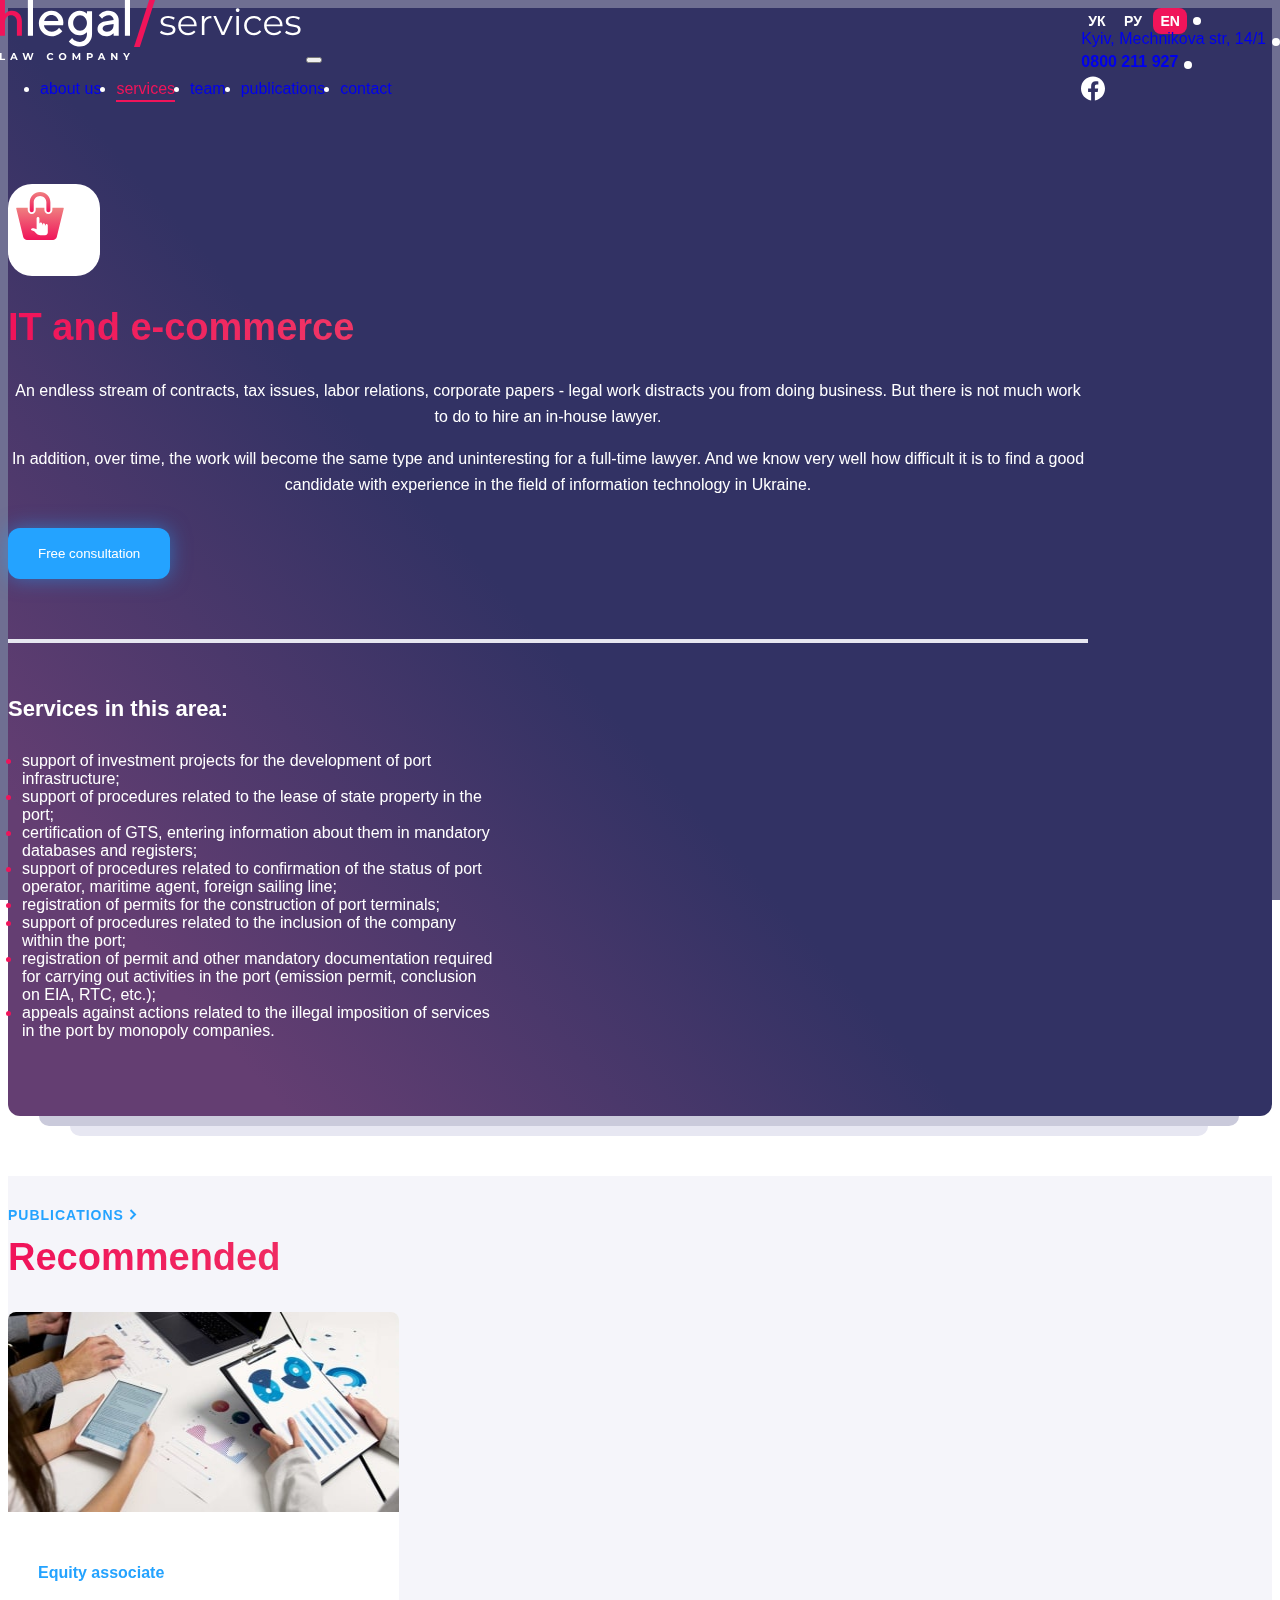
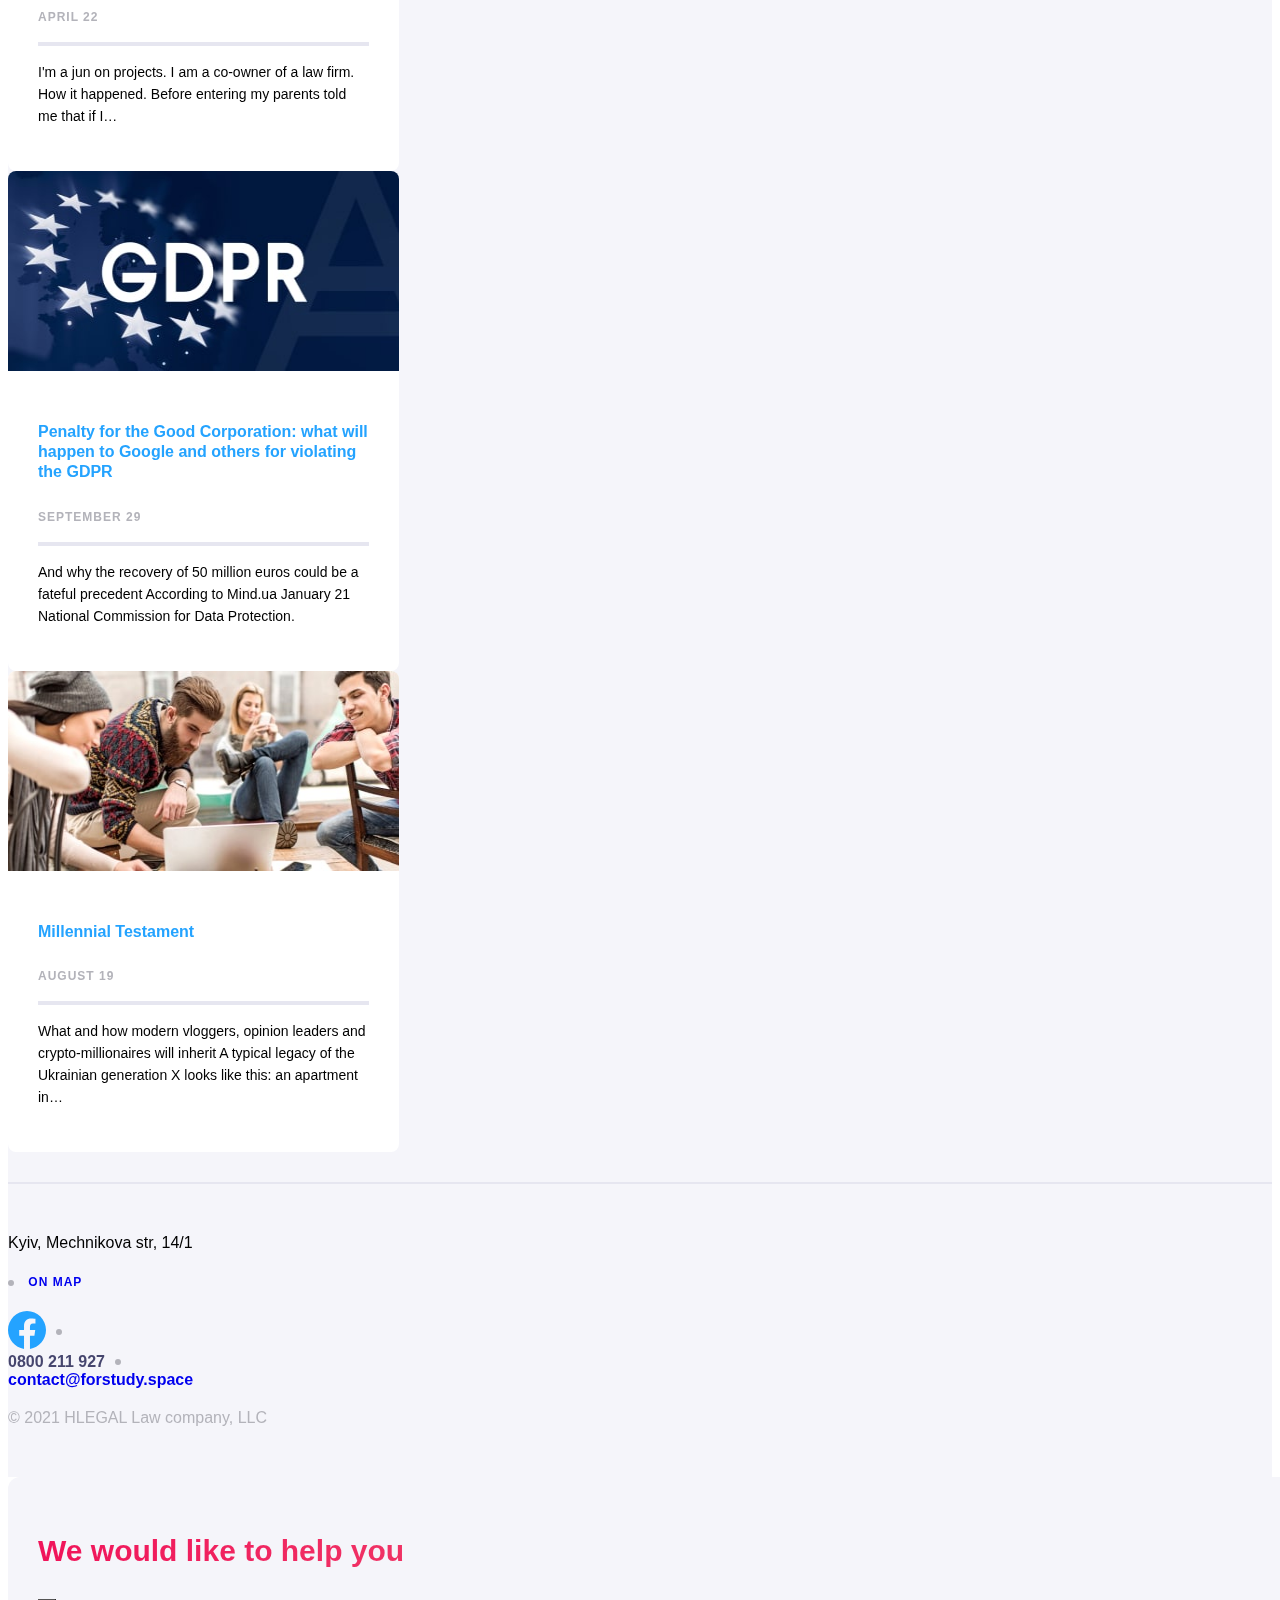
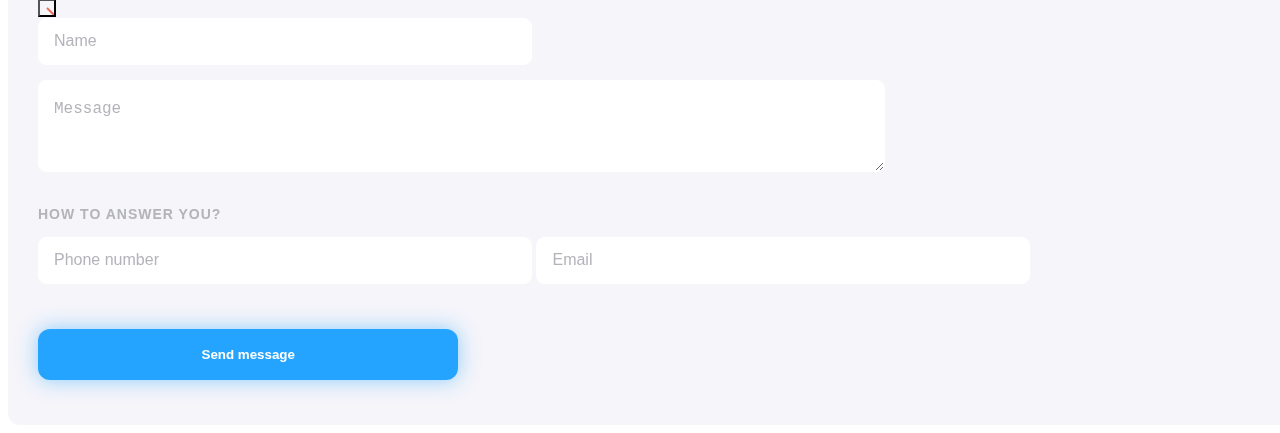
<file: html/service-entry.html>
<!doctype html><html lang="en"><head> <meta charset="UTF-8"> <meta name="viewport" content="width=device-width, user-scalable=no, initial-scale=1.0, maximum-scale=1.0, minimum-scale=1.0"> <meta http-equiv="X-UA-Compatible" content="ie=edge"> <title>IT and e-commerce</title> <link rel="icon" href="../assets/img/Symbol.png"> <link rel="apple-touch-icon" href="../assets/img/Symbol.png"> <link href="https://cdn.jsdelivr.net/npm/bootstrap@5.2.0-beta1/dist/css/bootstrap.min.css" rel="stylesheet" integrity="sha384-0evHe/X+R7YkIZDRvuzKMRqM+OrBnVFBL6DOitfPri4tjfHxaWutUpFmBp4vmVor" crossorigin="anonymous"> <link rel="stylesheet" href="../css/style.css"></head><body> <header class="header"> <div class="header__top"> <div class="container"> <div class="row"> <div class="col-12 d-flex header__top-content"> <div class="header__lang"> <div> <label> <input class="header__lang-switcher" name="lang" type="radio" value="УК"> <span class="header__lang-name">УК</span> </label> <label> <input class="header__lang-switcher" name="lang" type="radio" value="РУ"> <span class="header__lang-name">РУ</span> </label> <label> <input class="header__lang-switcher" name="lang" type="radio" value="EN" checked> <span class="header__lang-name">EN</span> </label> </div></div><div class="header__address"> <a target="_blank" href="https://www.google.com.ua/maps/place/%D1%83%D0%BB.+%D0%9C%D0%B5%D1%87%D0%BD%D0%B8%D0%BA%D0%BE%D0%B2%D0%B0,+14%2F1,+%D0%9A%D0%B8%D0%B5%D0%B2,+02000/@50.436795,30.5305163,17z/data=!3m1!4b1!4m5!3m4!1s0x40d4cf07295b8e39:0x17b2112e2dc0e7a!8m2!3d50.436795!4d30.532705?hl=ru"> Kyiv, Mechnikova str, 14/1 </a> </div><div class="header__contact"> <a href="tel:0800211927">0800 211 927</a> </div><div class="header__social"> <a href="https://facebook.com" target="_blank" class="social-link"> <svg width="24" height="25" viewBox="0 0 24 25" fill="none" xmlns="http://www.w3.org/2000/svg"> <path d="M24 12.5733C24 5.90541 18.6274 0.5 12 0.5C5.37258 0.5 0 5.90541 0 12.5733C0 18.5995 4.38823 23.5943 10.125 24.5V16.0633H7.07813V12.5733H10.125V9.91343C10.125 6.88755 11.9165 5.21615 14.6576 5.21615C15.9705 5.21615 17.3438 5.45195 17.3438 5.45195V8.42313H15.8306C14.3399 8.42313 13.875 9.35379 13.875 10.3086V12.5733H17.2031L16.6711 16.0633H13.875V24.5C19.6118 23.5943 24 18.5995 24 12.5733Z" fill="white"/> </svg> </a> </div></div></div></div></div><div class="header__navigation"> <nav class="navbar navbar-expand-sm"> <div class="container"> <a class="navbar-brand" href="main.html"> <img src="../assets/icons/Logo-services.svg" alt="logo"> </a> <button class="navbar-toggler" type="button" data-bs-toggle="collapse" data-bs-target="#navbarSupportedContent" aria-controls="navbarSupportedContent" aria-expanded="false" aria-label="Toggle navigation"> <span class="navbar-toggler-icon"></span> </button> <div class="collapse navbar-collapse justify-content-end" id="navbarSupportedContent"> <div class="popup-fade"> <div class="navbar__wrapper"> <a href="service-entry.html" id="close" class="d-flex justify-content-end"> <img src="../assets/icons/Close.svg" alt="Close"> </a> <ul class="navbar-nav"> <li class="nav-item"> <a class="nav-link" aria-current="page" href="about.html">about us</a> </li><li class="nav-item"> <a class="nav-link active" aria-current="page" href="services.html">services</a> </li><li class="nav-item"> <a class="nav-link" aria-current="page" href="team.html">team</a> </li><li class="nav-item"> <a class="nav-link" aria-current="page" href="publications.html">publications</a> </li><li class="nav-item"> <a class="nav-link" aria-current="page" href="contact.html">contact</a> </li></ul> </div></div></div></div></nav> </div></header> <main> <div class="common-bg"> <section class="service-entry"> <div class="container"> <div class="row"> <div class="service-entry__description"> <div class="service-entry__item-section d-flex justify-content-center flex-column align-items-center"> <div class="service-entry__item-icon d-flex justify-content-center"><img src="../assets/icons/Ecommerce.svg" alt="Ecommerce icon"></div><h1>IT and e-commerce</h1> <p>An endless stream of contracts, tax issues, labor relations, corporate papers - legal work distracts you from doing business. But there is not much work to do to hire an in-house lawyer.</p><p>In addition, over time, the work will become the same type and uninteresting for a full-time lawyer. And we know very well how difficult it is to find a good candidate with experience in the field of information technology in Ukraine.</p><div class="section__button"> <div class="d-flex justify-content-center"> <button type="button" data-bs-toggle="modal" data-bs-target="#exampleModal">Free consultation</button> </div></div></div></div><div class="service-entry__content"> <h3>Services in this area:</h3> <ul class="d-flex flex-wrap "> <li>support of investment projects for the development of port infrastructure;</li><li>support of procedures related to the lease of state property in the port;</li><li>certification of GTS, entering information about them in mandatory databases and registers;</li><li>support of procedures related to confirmation of the status of port operator, maritime agent, foreign sailing line;</li><li>registration of permits for the construction of port terminals;</li><li>support of procedures related to the inclusion of the company within the port;</li><li>registration of permit and other mandatory documentation required for carrying out activities in the port (emission permit, conclusion on EIA, RTC, etc.);</li><li>appeals against actions related to the illegal imposition of services in the port by monopoly companies.</li></ul> </div></div></div></section> </div><div></div><section class="publications"> <div class="container"> <div class="publications__wrapper"> <div class="row"> <div class="section__title"> <div class="d-flex align-items-center"> <a class="section__link" href="publications.html">Publications </a> </div><h2>Recommended</h2> </div><div> <div class="publications__content d-flex flex-wrap"> <article class="publications__article p-0"> <a href="#"> <div class="publications__article-img" style="background-image: url('../assets/img/associate-min.jpg');"></div><div class="publications__article-description"> <div class="publications__article-title"> <h4>Equity associate</h4> <p>April 22</p></div><p class="publications__article-text">I'm a jun on projects. I am a co-owner of a law firm. How it happened. Before entering my parents told me that if I…</p></div></a> </article> <article class="publications__article p-0"> <a href="article.html"> <div class="publications__article-img" style="background-image: url('../assets/img/gdpr-min.jpg');"></div><div class="publications__article-description"> <div class="publications__article-title"> <h4>Penalty for the Good Corporation: what will happen to Google and others for violating the GDPR</h4> <p>September 29</p></div><p class="publications__article-text">And why the recovery of 50 million euros could be a fateful precedent According to Mind.ua January 21 National Commission for Data Protection.</p></div></a> </article> <article class="publications__article p-0"> <a href="#"> <div class="publications__article-img" style="background-image: url('../assets/img/millennial-min.jpg');"></div><div class="publications__article-description"> <div class="publications__article-title"> <h4>Millennial Testament</h4> <p>August 19</p></div><p class="publications__article-text">What and how modern vloggers, opinion leaders and crypto-millionaires will inherit A typical legacy of the Ukrainian generation X looks like this: an apartment in…</p></div></a> </article> </div></div></div></div></div></section> </main> <footer class="footer"> <div class="container"> <div class="row"> <div class="footer__position d-flex justify-content-between"> <div> <div class="footer__address d-flex align-items-center"> <p class="mb-0"> Kyiv, Mechnikova str, 14/1 </p><a class="footer__address-map" target="_blank" href="https://www.google.com.ua/maps/place/%D1%83%D0%BB.+%D0%9C%D0%B5%D1%87%D0%BD%D0%B8%D0%BA%D0%BE%D0%B2%D0%B0,+14%2F1,+%D0%9A%D0%B8%D0%B5%D0%B2,+02000/@50.436795,30.5305163,17z/data=!3m1!4b1!4m5!3m4!1s0x40d4cf07295b8e39:0x17b2112e2dc0e7a!8m2!3d50.436795!4d30.532705?hl=ru"> On map </a> </div><div class="footer__content d-flex align-items-center"> <div class="footer__social"> <a href="https://facebook.com" target="_blank" class="social-link"> <svg width="38" height="38" viewBox="0 0 38 38" fill="none" xmlns="http://www.w3.org/2000/svg"> <g clip-path="url(#clip0_45561_813)"> <path d="M38 19.1161C38 8.55857 29.4934 0 19 0C8.50658 0 0 8.55857 0 19.1161C0 28.6575 6.94803 36.5659 16.0312 38V24.6419H11.207V19.1161H16.0312V14.9046C16.0312 10.1136 18.8678 7.46723 23.2078 7.46723C25.2866 7.46723 27.4609 7.84059 27.4609 7.84059V12.545H25.0651C22.7048 12.545 21.9688 14.0185 21.9688 15.5302V19.1161H27.2383L26.3959 24.6419H21.9688V38C31.052 36.5659 38 28.6575 38 19.1161Z" fill="#24A3FF"/> </g> <defs> <clipPath id="clip0_45561_813"> <rect width="38" height="38" fill="white"/> </clipPath> </defs> </svg> </a> </div><div class="footer__contact"> <a href="tel:0800211927" class="footer__contact-tel">0800 211 927</a> </div><div class="footer__contact"> <a href="mailto:contact@forstudy.space" class="footer__contact-mail"> contact@forstudy.space</a> </div></div></div><p class="footer__info"> © 2021 HLEGAL Law company, LLC </p></div></div></div></footer> <div class="modal fade p-0" id="exampleModal" tabmain="-1" aria-hidden="true"> <div class="modal-dialog"> <div class="modal-content"> <div class="modal-body"> <div class="contact__form"> <form class="contact__form-first"> <div class="d-flex justify-content-between"> <h2>We would like to help you</h2> <button type="button" class="btn-close" data-bs-dismiss="modal" aria-label="Close"></button> </div><div> <label> <input type="text" class="form-control form-name" id="input1" placeholder="Name"> </label> </div><div> <label> <textarea class="form-control" id="textarea1" rows="4" cols="100" placeholder="Message"></textarea> </label> </div></form> <form class="contact__form-second"> <h3> How to answer you? </h3> <label> <input type="tel" class="form-control form-number" id="input2" placeholder="Phone number"> </label> <label> <input type="email" class="form-control form-email" id="input3" placeholder="Email"> </label> <div class="section__button"> <div class="d-flex justify-content-center"> <label> <input type="button" value="Send message"> </label> </div></div></form> </div></div></div></div></div><script src="https://cdn.jsdelivr.net/npm/bootstrap@5.2.0-beta1/dist/js/bootstrap.bundle.min.js" integrity="sha384-pprn3073KE6tl6bjs2QrFaJGz5/SUsLqktiwsUTF55Jfv3qYSDhgCecCxMW52nD2" crossorigin="anonymous"></script></body></html>
</file>
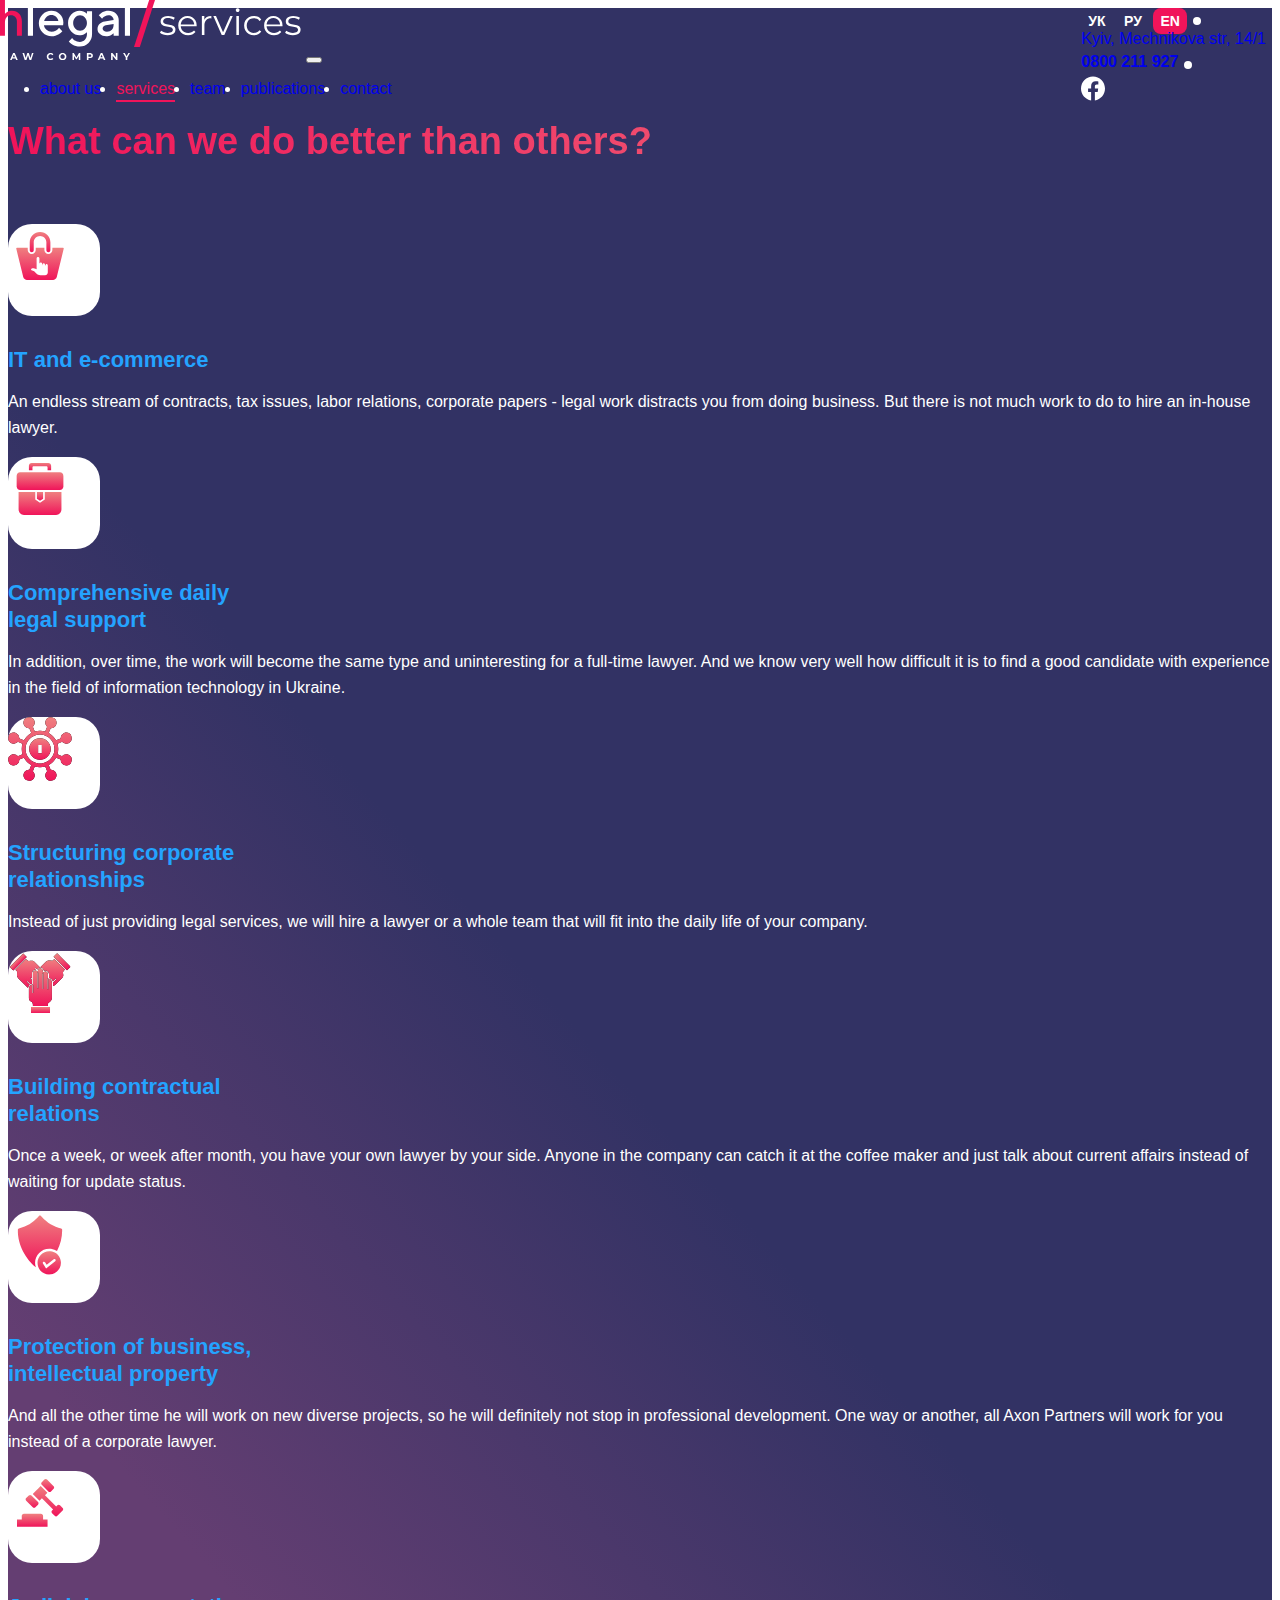
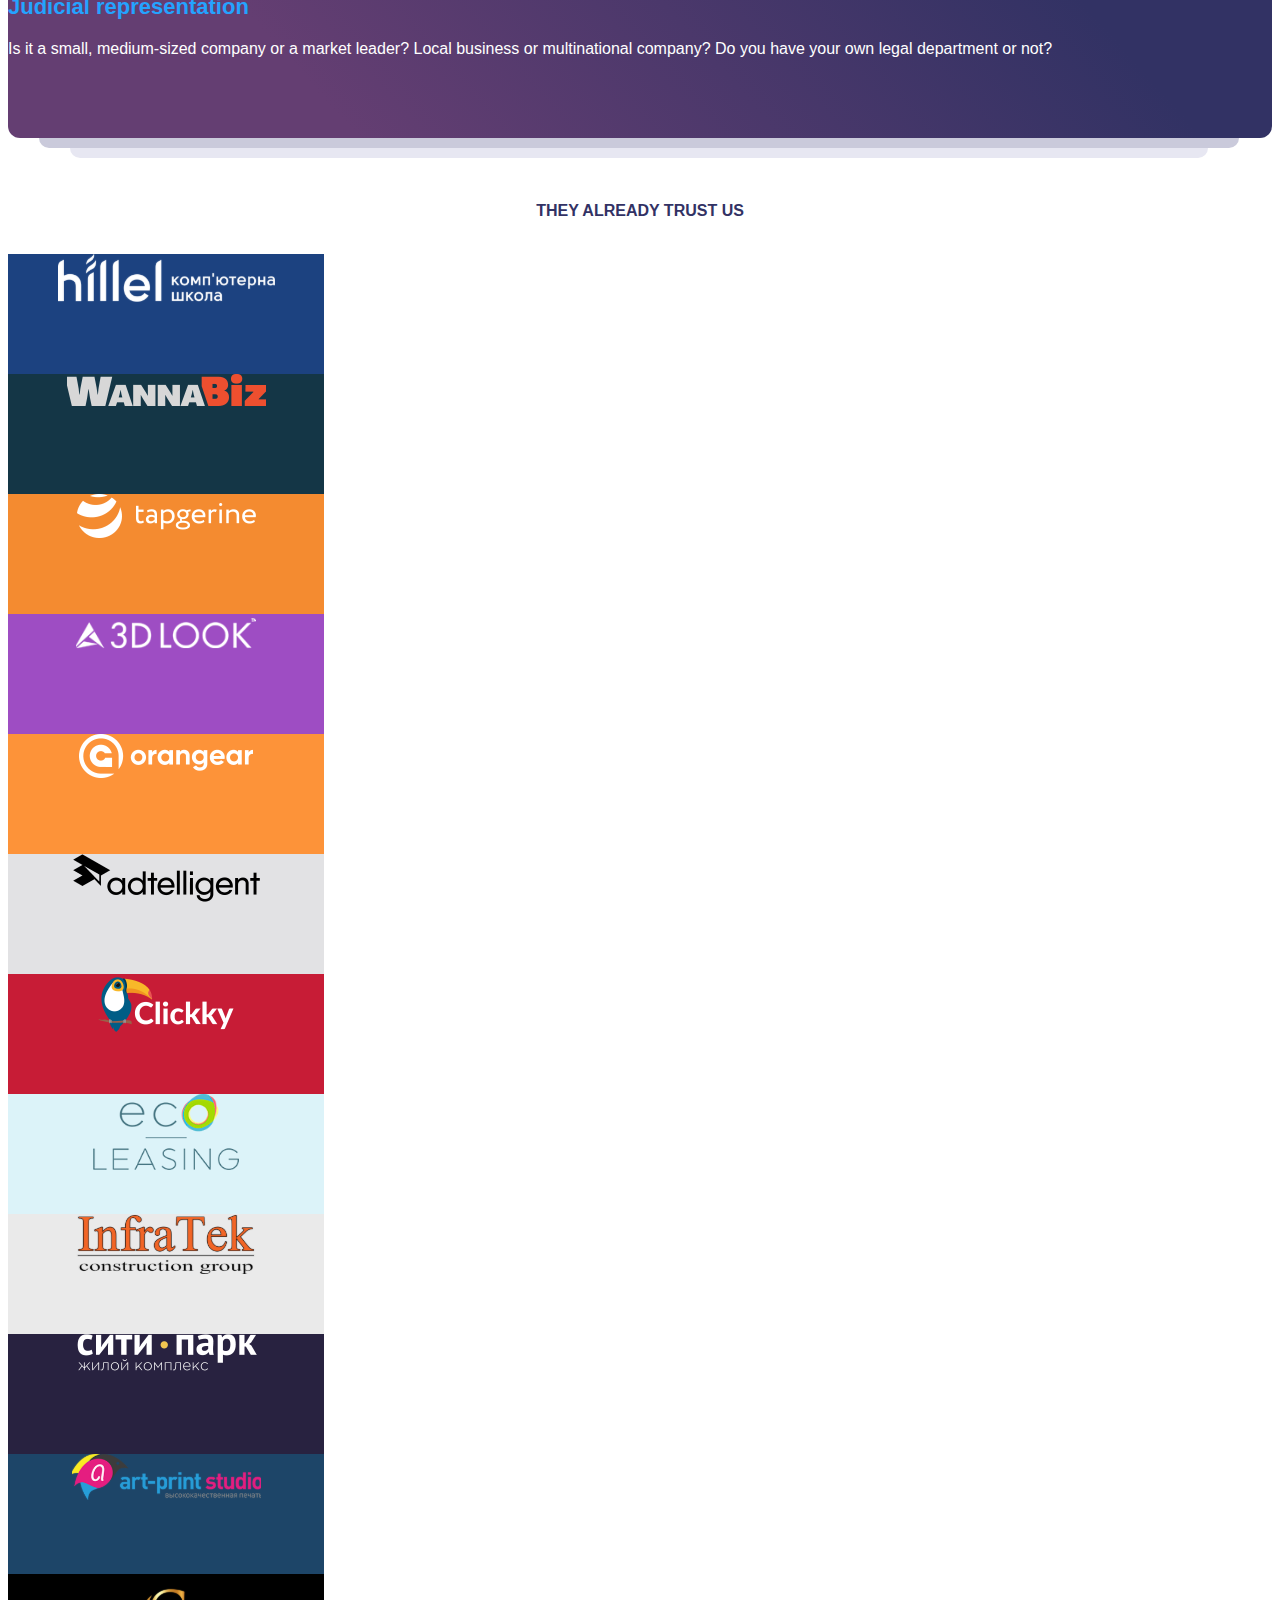
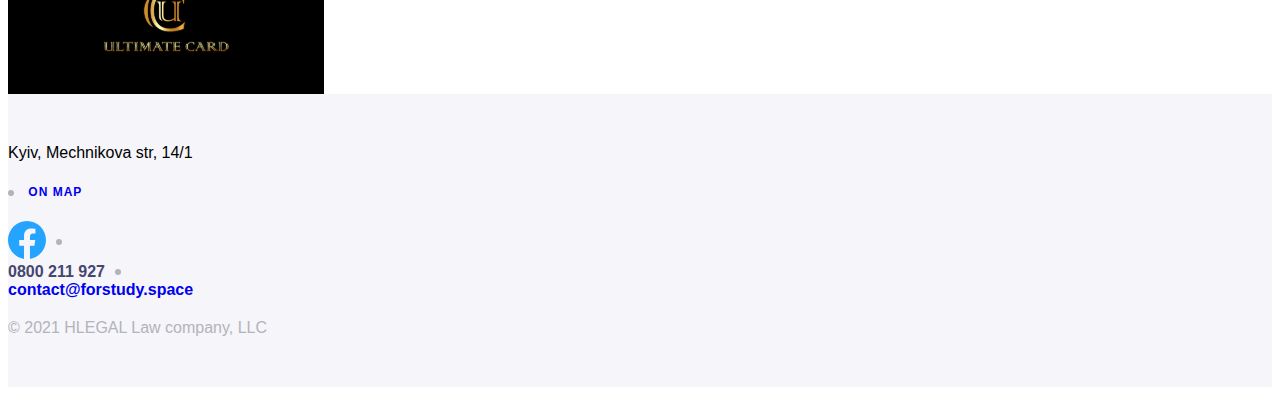
<file: html/services.html>
<!doctype html><html lang="en"><head> <meta charset="UTF-8"> <meta name="viewport" content="width=device-width, user-scalable=no, initial-scale=1.0, maximum-scale=1.0, minimum-scale=1.0"> <meta http-equiv="X-UA-Compatible" content="ie=edge"> <title>Services</title> <link rel="icon" href="../assets/img/Symbol.png"> <link rel="apple-touch-icon" href="../assets/img/Symbol.png"> <link href="https://cdn.jsdelivr.net/npm/bootstrap@5.2.0-beta1/dist/css/bootstrap.min.css" rel="stylesheet" integrity="sha384-0evHe/X+R7YkIZDRvuzKMRqM+OrBnVFBL6DOitfPri4tjfHxaWutUpFmBp4vmVor" crossorigin="anonymous"> <link rel="stylesheet" href="../css/style.css"></head><body> <header class="header"> <div class="header__top"> <div class="container"> <div class="row"> <div class="col-12 d-flex header__top-content"> <div class="header__lang"> <div> <label> <input class="header__lang-switcher" name="lang" type="radio" value="УК"> <span class="header__lang-name">УК</span> </label> <label> <input class="header__lang-switcher" name="lang" type="radio" value="РУ"> <span class="header__lang-name">РУ</span> </label> <label> <input class="header__lang-switcher" name="lang" type="radio" value="EN" checked> <span class="header__lang-name">EN</span> </label> </div></div><div class="header__address"> <a target="_blank" href="https://www.google.com.ua/maps/place/%D1%83%D0%BB.+%D0%9C%D0%B5%D1%87%D0%BD%D0%B8%D0%BA%D0%BE%D0%B2%D0%B0,+14%2F1,+%D0%9A%D0%B8%D0%B5%D0%B2,+02000/@50.436795,30.5305163,17z/data=!3m1!4b1!4m5!3m4!1s0x40d4cf07295b8e39:0x17b2112e2dc0e7a!8m2!3d50.436795!4d30.532705?hl=ru"> Kyiv, Mechnikova str, 14/1 </a> </div><div class="header__contact"> <a href="tel:0800211927">0800 211 927</a> </div><div class="header__social"> <a href="https://facebook.com" target="_blank" class="social-link"> <svg width="24" height="25" viewBox="0 0 24 25" fill="none" xmlns="http://www.w3.org/2000/svg"> <path d="M24 12.5733C24 5.90541 18.6274 0.5 12 0.5C5.37258 0.5 0 5.90541 0 12.5733C0 18.5995 4.38823 23.5943 10.125 24.5V16.0633H7.07813V12.5733H10.125V9.91343C10.125 6.88755 11.9165 5.21615 14.6576 5.21615C15.9705 5.21615 17.3438 5.45195 17.3438 5.45195V8.42313H15.8306C14.3399 8.42313 13.875 9.35379 13.875 10.3086V12.5733H17.2031L16.6711 16.0633H13.875V24.5C19.6118 23.5943 24 18.5995 24 12.5733Z" fill="white"/> </svg> </a> </div></div></div></div></div><div class="header__navigation"> <nav class="navbar navbar-expand-sm"> <div class="container"> <a class="navbar-brand" href="main.html"> <img src="../assets/icons/Logo-services.svg" alt="logo"> </a> <button class="navbar-toggler" type="button" data-bs-toggle="collapse" data-bs-target="#navbarSupportedContent" aria-controls="navbarSupportedContent" aria-expanded="false" aria-label="Toggle navigation"> <span class="navbar-toggler-icon"></span> </button> <div class="collapse navbar-collapse justify-content-end" id="navbarSupportedContent"> <div class="popup-fade"> <div class="navbar__wrapper"> <a href="services.html" id="close" class="d-flex justify-content-end"> <img src="../assets/icons/Close.svg" alt="Close"> </a> <ul class="navbar-nav"> <li class="nav-item"> <a class="nav-link" aria-current="page" href="about.html">about us</a> </li><li class="nav-item"> <a class="nav-link active" aria-current="page" href="services.html">services</a> </li><li class="nav-item"> <a class="nav-link" aria-current="page" href="team.html">team</a> </li><li class="nav-item"> <a class="nav-link" aria-current="page" href="publications.html">publications</a> </li><li class="nav-item"> <a class="nav-link" aria-current="page" href="contact.html">contact</a> </li></ul> </div></div></div></div></nav> </div></header> <main> <div class="common-bg"> <section class="services services-page"> <div class="container"> <div class="row"> <div class="section__title"> <h2>What can we do better than others?</h2> </div><div class="services__items d-flex flex-wrap justify-content-between"> <div class="services__items-section col-3"> <div class="services__items-icon d-flex justify-content-center"><img src="../assets/icons/Ecommerce.svg" alt="Ecommerce icon"></div><a href="service-entry.html"><h3>IT and e-commerce</h3></a> <p>An endless stream of contracts, tax issues, labor relations, corporate papers - legal work distracts you from doing business. But there is not much work to do to hire an in-house lawyer.</p></div><div class="services__items-section col-3"> <div class="services__items-icon d-flex justify-content-center"><img src="../assets/icons/Support.svg" alt="Support icon"></div><a href="#"><h3>Comprehensive daily legal support</h3></a> <p>In addition, over time, the work will become the same type and uninteresting for a full-time lawyer. And we know very well how difficult it is to find a good candidate with experience in the field of information technology in Ukraine.</p></div><div class="services__items-section col-3"> <div class="services__items-icon d-flex justify-content-center"><img src="../assets/icons/Coprorate.svg" alt="Coprorate icon"></div><a href="#"><h3>Structuring corporate relationships</h3></a> <p>Instead of just providing legal services, we will hire a lawyer or a whole team that will fit into the daily life of your company.</p></div><div class="services__items-section col-3"> <div class="services__items-icon d-flex justify-content-center"><img src="../assets/icons/Trust.svg" alt="Trust icon"></div><a href="#"><h3>Building contractual relations</h3></a> <p>Once a week, or week after month, you have your own lawyer by your side. Anyone in the company can catch it at the coffee maker and just talk about current affairs instead of waiting for update status.</p></div><div class="services__items-section col-3"> <div class="services__items-icon d-flex justify-content-center"><img src="../assets/icons/Protection.svg" alt="Protection icon"></div><a href="#"><h3>Protection of business, intellectual property</h3></a> <p>And all the other time he will work on new diverse projects, so he will definitely not stop in professional development. One way or another, all Axon Partners will work for you instead of a corporate lawyer.</p></div><div class="services__items-section col-3"> <div class="services__items-icon d-flex justify-content-center"><img src="../assets/icons/Court.svg" alt="Court icon"></div><a href="#"><h3>Judicial representation</h3></a> <p>Is it a small, medium-sized company or a market leader? Local business or multinational company? Do you have your own legal department or not?</p></div></div></div></div></section> </div><div class="clients"> <p>They already trust us</p><div class="clients__items d-flex flex-wrap justify-content-center"> <div class="clients__items-section clients__items-section-hillel d-flex align-items-center justify-content-center"> <a href="#" ><img src="../assets/icons/hillel-logo.svg" alt="Hillel logo"></a> </div><div class="clients__items-section clients__items-section-wannabiz d-flex align-items-center justify-content-center"> <a href="#" ><img src="../assets/icons/wannabiz.svg" alt="WannaBiz logo"></a> </div><div class="clients__items-section clients__items-section-tapgerine d-flex align-items-center justify-content-center"> <a href="#" ><img src="../assets/icons/tapgerine-logo.svg" alt="Tapgerine logo"></a> </div><div class="clients__items-section clients__items-section-3dlook d-flex align-items-center justify-content-center"> <a href="#" ><img src="../assets/icons/3dlook-logo.svg" alt="3D look logo"></a> </div><div class="clients__items-section clients__items-section-orangear d-flex align-items-center justify-content-center"> <a href="#" ><img src="../assets/icons/orangear-logo.svg" alt="Orangear logo"></a> </div><div class="clients__items-section clients__items-section-adtelligent d-flex align-items-center justify-content-center"> <a href="#" ><img src="../assets/icons/adtelligent-logo.svg" alt="Adtelligent logo"></a> </div><div class="clients__items-section clients__items-section-clikky d-flex align-items-center justify-content-center"> <a href="#" ><img src="../assets/icons/clickky-logo.svg" alt="Clikky logo"></a> </div><div class="clients__items-section clients__items-section-ecolease d-flex align-items-center justify-content-center"> <a href="#" ><img src="../assets/icons/ecolease.svg" alt="Eco logo"></a> </div><div class="clients__items-section clients__items-section-infatek d-flex align-items-center justify-content-center"> <a href="#" ><img src="../assets/icons/infatek.svg" alt="Infatek logo"></a> </div><div class="clients__items-section clients__items-section-city d-flex align-items-center justify-content-center"> <a href="#" ><img src="../assets/icons/city-logo.svg" alt="City logo"></a> </div><div class="clients__items-section clients__items-section-art d-flex align-items-center justify-content-center"> <a href="#" ><img src="../assets/icons/art-logo.svg" alt="Art print logo"></a> </div><div class="clients__items-section clients__items-section-ultimatecard d-flex align-items-center justify-content-center"> <a href="#"><img src="../assets/icons/ultimatecard-logo.svg" alt="Ultimate card logo"></a> </div></div></div></main> <footer class="footer"> <div class="container"> <div class="row"> <div class="footer__position d-flex justify-content-between"> <div> <div class="footer__address d-flex align-items-center"> <p class="mb-0"> Kyiv, Mechnikova str, 14/1 </p><a class="footer__address-map" target="_blank" href="https://www.google.com.ua/maps/place/%D1%83%D0%BB.+%D0%9C%D0%B5%D1%87%D0%BD%D0%B8%D0%BA%D0%BE%D0%B2%D0%B0,+14%2F1,+%D0%9A%D0%B8%D0%B5%D0%B2,+02000/@50.436795,30.5305163,17z/data=!3m1!4b1!4m5!3m4!1s0x40d4cf07295b8e39:0x17b2112e2dc0e7a!8m2!3d50.436795!4d30.532705?hl=ru"> On map </a> </div><div class="footer__content d-flex align-items-center"> <div class="footer__social"> <a href="https://facebook.com" target="_blank" class="social-link"> <svg width="38" height="38" viewBox="0 0 38 38" fill="none" xmlns="http://www.w3.org/2000/svg"> <g clip-path="url(#clip0_45561_813)"> <path d="M38 19.1161C38 8.55857 29.4934 0 19 0C8.50658 0 0 8.55857 0 19.1161C0 28.6575 6.94803 36.5659 16.0312 38V24.6419H11.207V19.1161H16.0312V14.9046C16.0312 10.1136 18.8678 7.46723 23.2078 7.46723C25.2866 7.46723 27.4609 7.84059 27.4609 7.84059V12.545H25.0651C22.7048 12.545 21.9688 14.0185 21.9688 15.5302V19.1161H27.2383L26.3959 24.6419H21.9688V38C31.052 36.5659 38 28.6575 38 19.1161Z" fill="#24A3FF"/> </g> <defs> <clipPath id="clip0_45561_813"> <rect width="38" height="38" fill="white"/> </clipPath> </defs> </svg> </a> </div><div class="footer__contact"> <a href="tel:0800211927" class="footer__contact-tel">0800 211 927</a> </div><div class="footer__contact"> <a href="mailto:contact@forstudy.space" class="footer__contact-mail"> contact@forstudy.space</a> </div></div></div><p class="footer__info"> © 2021 HLEGAL Law company, LLC </p></div></div></div></footer> <script src="https://cdn.jsdelivr.net/npm/bootstrap@5.2.0-beta1/dist/js/bootstrap.bundle.min.js" integrity="sha384-pprn3073KE6tl6bjs2QrFaJGz5/SUsLqktiwsUTF55Jfv3qYSDhgCecCxMW52nD2" crossorigin="anonymous"></script></body></html>
</file>
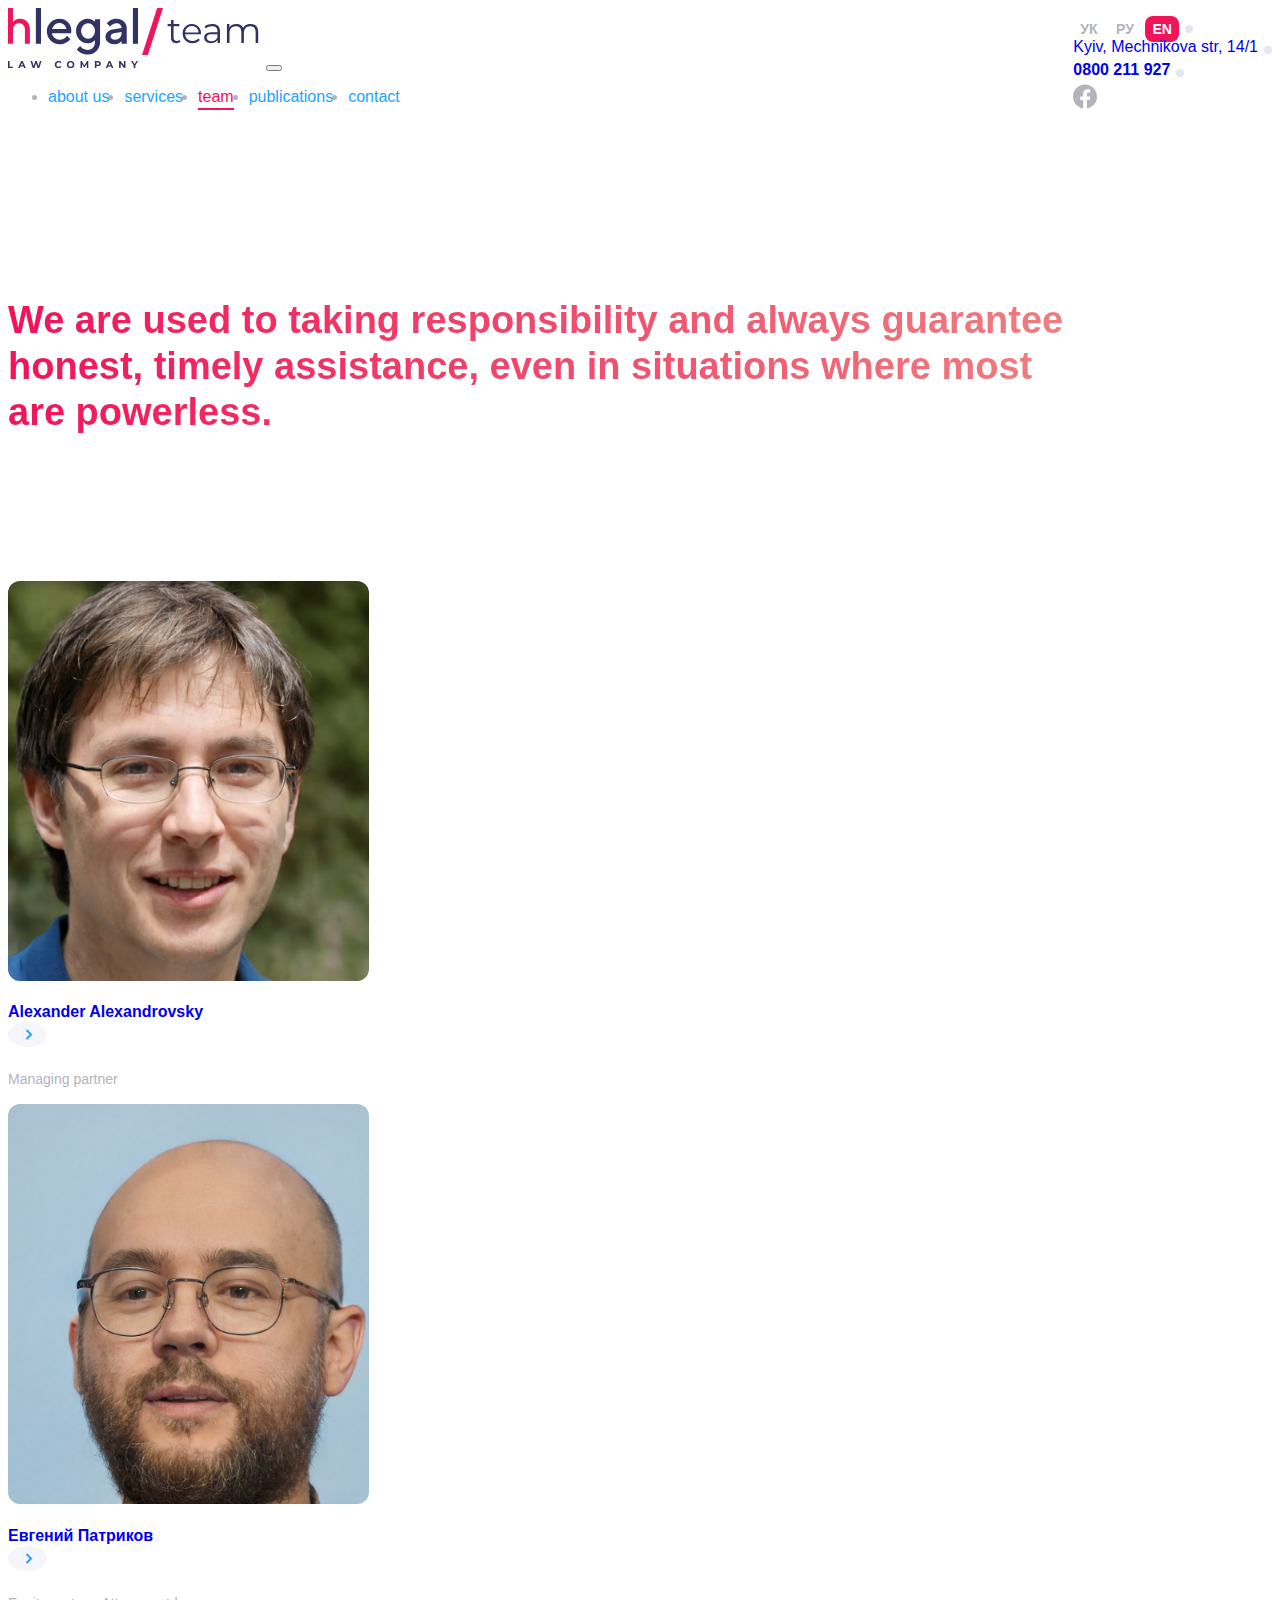
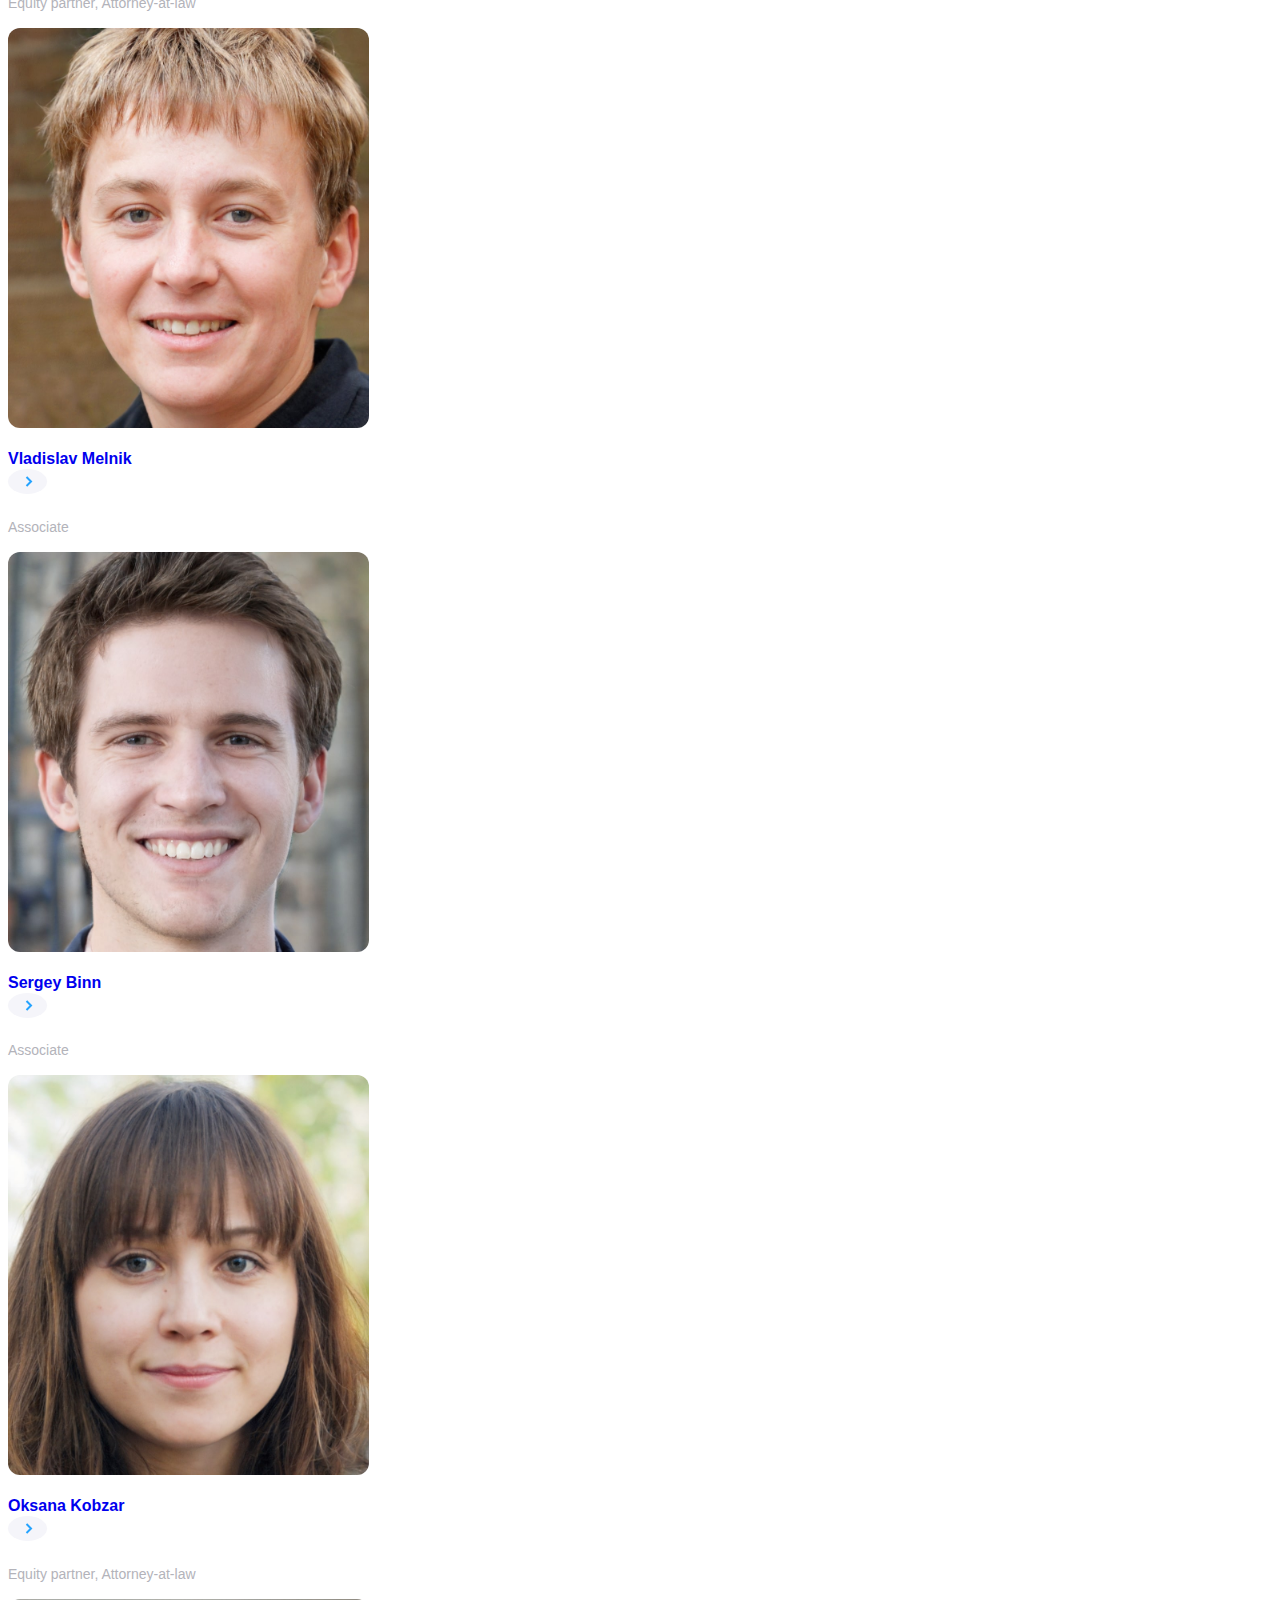
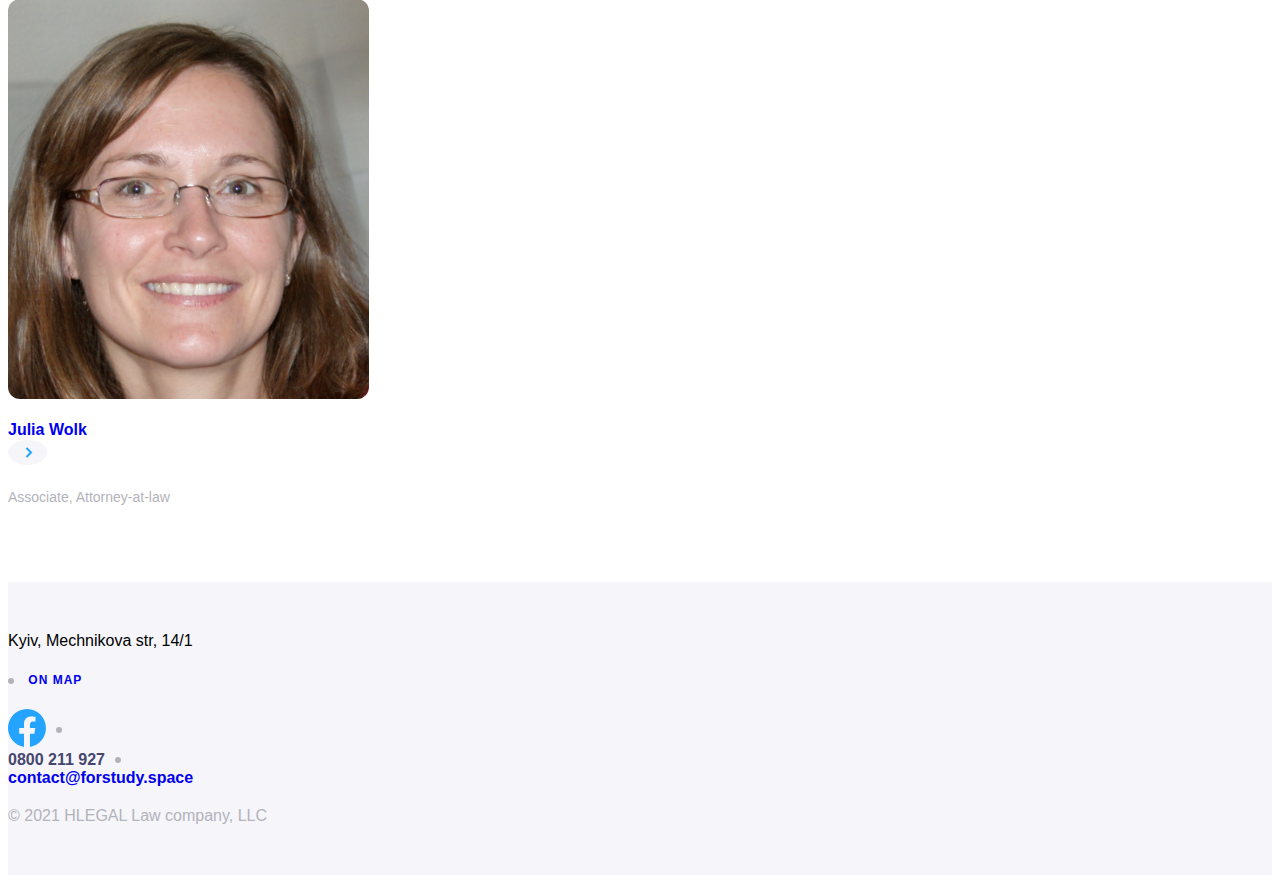
<file: html/team.html>
<!doctype html><html lang="en"><head> <meta charset="UTF-8"> <meta name="viewport" content="width=device-width, user-scalable=no, initial-scale=1.0, maximum-scale=1.0, minimum-scale=1.0"> <meta http-equiv="X-UA-Compatible" content="ie=edge"> <title>Team</title> <link rel="icon" href="../assets/img/Symbol.png"> <link rel="apple-touch-icon" href="../assets/img/Symbol.png"> <link href="https://cdn.jsdelivr.net/npm/bootstrap@5.2.0-beta1/dist/css/bootstrap.min.css" rel="stylesheet" integrity="sha384-0evHe/X+R7YkIZDRvuzKMRqM+OrBnVFBL6DOitfPri4tjfHxaWutUpFmBp4vmVor" crossorigin="anonymous"> <link rel="stylesheet" href="../css/style.css"></head><body> <header class="header header-light"> <div class="header__top header-light__top"> <div class="container"> <div class="row"> <div class="col-12 d-flex header__top-content header-light__top-content"> <div class="header__lang header-light__lang"> <div> <label> <input class="header__lang-switcher header-light__lang-switcher" name="lang" type="radio" value="УК"> <span class="header__lang-name header-light__lang-name">УК</span> </label> <label> <input class="header__lang-switcher header-light__lang-switcher" name="lang" type="radio" value="РУ"> <span class="header__lang-name header-light__lang-name">РУ</span> </label> <label> <input class="header__lang-switcher header-light__lang-switcher" name="lang" type="radio" value="EN" checked> <span class="header__lang-name header-light__lang-name">EN</span> </label> </div></div><div class="header__address"> <a target="_blank" href="https://www.google.com.ua/maps/place/%D1%83%D0%BB.+%D0%9C%D0%B5%D1%87%D0%BD%D0%B8%D0%BA%D0%BE%D0%B2%D0%B0,+14%2F1,+%D0%9A%D0%B8%D0%B5%D0%B2,+02000/@50.436795,30.5305163,17z/data=!3m1!4b1!4m5!3m4!1s0x40d4cf07295b8e39:0x17b2112e2dc0e7a!8m2!3d50.436795!4d30.532705?hl=ru"> Kyiv, Mechnikova str, 14/1 </a> </div><div class="header__contact"> <a href="tel:0800211927">0800 211 927</a> </div><div class="header__social"> <a href="https://facebook.com" target="_blank" class="social-link"> <svg width="24" height="25" viewBox="0 0 24 25" fill="none" xmlns="http://www.w3.org/2000/svg"> <path d="M24 12.5733C24 5.90541 18.6274 0.5 12 0.5C5.37258 0.5 0 5.90541 0 12.5733C0 18.5995 4.38823 23.5943 10.125 24.5V16.0633H7.07813V12.5733H10.125V9.91343C10.125 6.88755 11.9165 5.21615 14.6576 5.21615C15.9705 5.21615 17.3438 5.45195 17.3438 5.45195V8.42313H15.8306C14.3399 8.42313 13.875 9.35379 13.875 10.3086V12.5733H17.2031L16.6711 16.0633H13.875V24.5C19.6118 23.5943 24 18.5995 24 12.5733Z" fill="white"/> </svg> </a> </div></div></div></div></div><div class="header__navigation"> <nav class="navbar navbar-expand-sm"> <div class="container"> <a class="navbar-brand" href="main.html"> <img src="../assets/icons/logo-team.svg" alt="logo"> </a> <button class="navbar-toggler" type="button" data-bs-toggle="collapse" data-bs-target="#navbarSupportedContent" aria-controls="navbarSupportedContent" aria-expanded="false" aria-label="Toggle navigation"> <span class="navbar-toggler-icon"></span> </button> <div class="collapse navbar-collapse justify-content-end" id="navbarSupportedContent"> <div class="popup-fade"> <div class="navbar__wrapper"> <a href="team.html" id="close" class="d-flex justify-content-end"> <img src="../assets/icons/Close.svg" alt="Close"> </a> <ul class="navbar-nav"> <li class="nav-item"> <a class="nav-link" aria-current="page" href="about.html">about us</a> </li><li class="nav-item"> <a class="nav-link" aria-current="page" href="services.html">services</a> </li><li class="nav-item"> <a class="nav-link active" aria-current="page" href="team.html">team</a> </li><li class="nav-item"> <a class="nav-link" aria-current="page" href="publications.html">publications</a> </li><li class="nav-item"> <a class="nav-link" aria-current="page" href="contact.html">contact</a> </li></ul> </div></div></div></div></nav> </div></header> <main> <section class="team-people"> <div class="container"> <div class="row"> <div class="hero"> <div class="container container-hero"> <h1>We are used to taking responsibility and always guarantee honest, timely assistance, even in situations where most are powerless.</h1> </div></div><div class="team-people__list d-flex flex-wrap justify-content-between"> <div class="team-people__list-item"> <div class="team-people__list-item-image" style="background-image: url('../assets/img/Team-1-min.jpg')"></div><a href="#"> <h4 class="d-flex justify-content-between">Alexander Alexandrovsky</h4> </a> <p>Managing partner</p></div><div class="team-people__list-item"> <div class="team-people__list-item-image" style="background-image: url('../assets/img/Team-2-min.jpg')"></div><a href="#"> <h4 class="d-flex justify-content-between">Евгений Патриков</h4> </a> <p>Equity partner, Attorney-at-law</p></div><div class="team-people__list-item"> <div class="team-people__list-item-image" style="background-image: url('../assets/img/Team-3-min.jpg')"></div><a href="#"> <h4 class="d-flex justify-content-between">Vladislav Melnik</h4> </a> <p>Associate</p></div><div class="team-people__list-item"> <div class="team-people__list-item-image" style="background-image: url('../assets/img/Team-4-min.jpg')"></div><a href="#"> <h4 class="d-flex justify-content-between">Sergey Binn</h4> </a> <p>Associate</p></div><div class="team-people__list-item"> <div class="team-people__list-item-image" style="background-image: url('../assets/img/Team-5-min.jpg')"></div><a href="person.html"> <h4 class="d-flex justify-content-between">Oksana Kobzar</h4> </a> <p>Equity partner, Attorney-at-law</p></div><div class="team-people__list-item"> <div class="team-people__list-item-image" style="background-image: url('../assets/img/Team-6-min.jpg')"></div><a href="#"> <h4 class="d-flex justify-content-between">Julia Wolk</h4> </a> <p>Associate, Attorney-at-law</p></div></div></div></div></section> </main> <footer class="footer"> <div class="container"> <div class="row"> <div class="footer__position d-flex justify-content-between"> <div> <div class="footer__address d-flex align-items-center"> <p class="mb-0"> Kyiv, Mechnikova str, 14/1 </p><a class="footer__address-map" target="_blank" href="https://www.google.com.ua/maps/place/%D1%83%D0%BB.+%D0%9C%D0%B5%D1%87%D0%BD%D0%B8%D0%BA%D0%BE%D0%B2%D0%B0,+14%2F1,+%D0%9A%D0%B8%D0%B5%D0%B2,+02000/@50.436795,30.5305163,17z/data=!3m1!4b1!4m5!3m4!1s0x40d4cf07295b8e39:0x17b2112e2dc0e7a!8m2!3d50.436795!4d30.532705?hl=ru"> On map </a> </div><div class="footer__content d-flex align-items-center"> <div class="footer__social"> <a href="https://facebook.com" target="_blank" class="social-link"> <svg width="38" height="38" viewBox="0 0 38 38" fill="none" xmlns="http://www.w3.org/2000/svg"> <g clip-path="url(#clip0_45561_813)"> <path d="M38 19.1161C38 8.55857 29.4934 0 19 0C8.50658 0 0 8.55857 0 19.1161C0 28.6575 6.94803 36.5659 16.0312 38V24.6419H11.207V19.1161H16.0312V14.9046C16.0312 10.1136 18.8678 7.46723 23.2078 7.46723C25.2866 7.46723 27.4609 7.84059 27.4609 7.84059V12.545H25.0651C22.7048 12.545 21.9688 14.0185 21.9688 15.5302V19.1161H27.2383L26.3959 24.6419H21.9688V38C31.052 36.5659 38 28.6575 38 19.1161Z" fill="#24A3FF"/> </g> <defs> <clipPath id="clip0_45561_813"> <rect width="38" height="38" fill="white"/> </clipPath> </defs> </svg> </a> </div><div class="footer__contact"> <a href="tel:0800211927" class="footer__contact-tel">0800 211 927</a> </div><div class="footer__contact"> <a href="mailto:contact@forstudy.space" class="footer__contact-mail"> contact@forstudy.space</a> </div></div></div><p class="footer__info"> © 2021 HLEGAL Law company, LLC </p></div></div></div></footer> <script src="https://cdn.jsdelivr.net/npm/bootstrap@5.2.0-beta1/dist/js/bootstrap.bundle.min.js" integrity="sha384-pprn3073KE6tl6bjs2QrFaJGz5/SUsLqktiwsUTF55Jfv3qYSDhgCecCxMW52nD2" crossorigin="anonymous"></script></body></html>
</file>
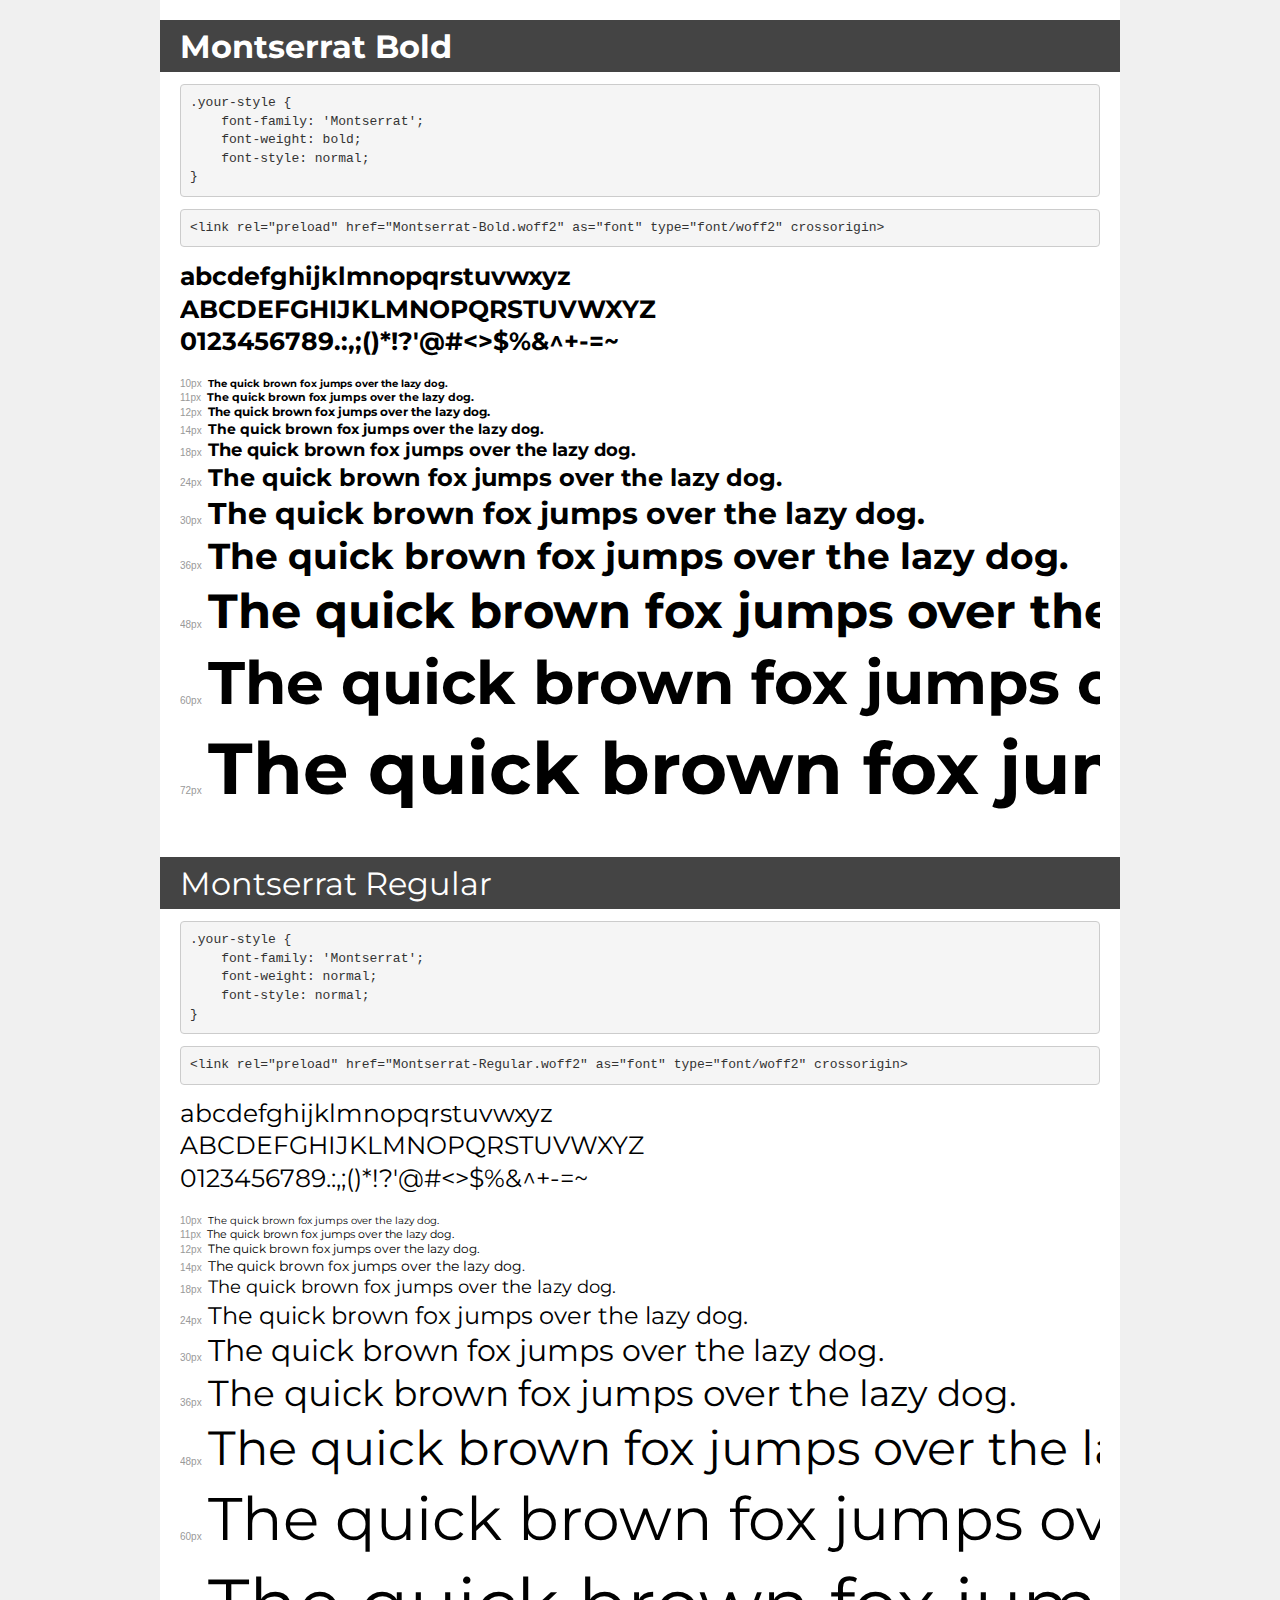
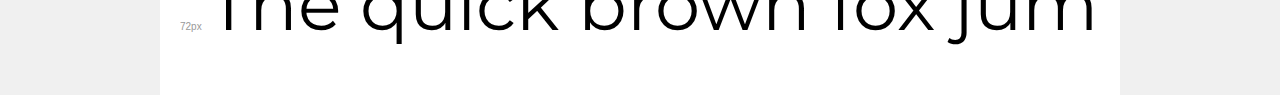
<file: fonts/Montserrat/demo.html>
<!DOCTYPE html>
<html lang="en">
<head>
    <meta charset="utf-8">
    <meta http-equiv="X-UA-Compatible" content="IE=edge">
    <meta name="viewport" content="width=device-width, initial-scale=1">
    <meta name="robots" content="noindex, noarchive">
    <meta name="format-detection" content="telephone=no">
    <title>Transfonter demo</title>
    <link href="stylesheet.css" rel="stylesheet">
    <style>
        /*
        http://meyerweb.com/eric/tools/css/reset/
        v2.0 | 20110126
        License: none (public domain)
        */
        html, body, div, span, applet, object, iframe,
        h1, h2, h3, h4, h5, h6, p, blockquote, pre,
        a, abbr, acronym, address, big, cite, code,
        del, dfn, em, img, ins, kbd, q, s, samp,
        small, strike, strong, sub, sup, tt, var,
        b, u, i, center,
        dl, dt, dd, ol, ul, li,
        fieldset, form, label, legend,
        table, caption, tbody, tfoot, thead, tr, th, td,
        article, aside, canvas, details, embed,
        figure, figcaption, footer, header, hgroup,
        menu, nav, output, ruby, section, summary,
        time, mark, audio, video {
            margin: 0;
            padding: 0;
            border: 0;
            font-size: 100%;
            font: inherit;
            vertical-align: baseline;
        }
        /* HTML5 display-role reset for older browsers */
        article, aside, details, figcaption, figure,
        footer, header, hgroup, menu, nav, section {
            display: block;
        }
        body {
            line-height: 1;
        }
        ol, ul {
            list-style: none;
        }
        blockquote, q {
            quotes: none;
        }
        blockquote:before, blockquote:after,
        q:before, q:after {
            content: '';
            content: none;
        }
        table {
            border-collapse: collapse;
            border-spacing: 0;
        }
        /* demo styles */
        body {
            background: #f0f0f0;
            color: #000;
        }
        .page {
            background: #fff;
            width: 920px;
            margin: 0 auto;
            padding: 20px 20px 0 20px;
            overflow: hidden;
        }
        .font-container {
            overflow-x: auto;
            overflow-y: hidden;
            margin-bottom: 40px;
            line-height: 1.3;
            white-space: nowrap;
            padding-bottom: 5px;
        }
        h1 {
            position: relative;
            background: #444;
            font-size: 32px;
            color: #fff;
            padding: 10px 20px;
            margin: 0 -20px 12px -20px;
        }
        .letters {
            font-size: 25px;
            margin-bottom: 20px;
        }
        .s10:before {
            content: '10px';
        }
        .s11:before {
            content: '11px';
        }
        .s12:before {
            content: '12px';
        }
        .s14:before {
            content: '14px';
        }
        .s18:before {
            content: '18px';
        }
        .s24:before {
            content: '24px';
        }
        .s30:before {
            content: '30px';
        }
        .s36:before {
            content: '36px';
        }
        .s48:before {
            content: '48px';
        }
        .s60:before {
            content: '60px';
        }
        .s72:before {
            content: '72px';
        }
        .s10:before, .s11:before, .s12:before, .s14:before,
        .s18:before, .s24:before, .s30:before, .s36:before,
        .s48:before, .s60:before, .s72:before {
            font-family: Arial, sans-serif;
            font-size: 10px;
            font-weight: normal;
            font-style: normal;
            color: #999;
            padding-right: 6px;
        }
        pre {
            display: block;
            padding: 9px;
            margin: 0 0 12px;
            font-family: Monaco, Menlo, Consolas, "Courier New", monospace;
            font-size: 13px;
            line-height: 1.428571429;
            color: #333;
            font-weight: normal;
            font-style: normal;
            background-color: #f5f5f5;
            border: 1px solid #ccc;
            overflow-x: auto;
            border-radius: 4px;
        }
        /* responsive */
        @media (max-width: 959px) {
            .page {
                width: auto;
                margin: 0;
            }
        }
    </style>
</head>
<body>
<div class="page">
    <div class="demo">
        <h1 style="font-family: 'Montserrat'; font-weight: bold; font-style: normal;">Montserrat Bold</h1>
        <pre title="Usage">.your-style {
    font-family: 'Montserrat';
    font-weight: bold;
    font-style: normal;
}</pre>
        <pre title="Preload (optional)">
&lt;link rel=&quot;preload&quot; href=&quot;Montserrat-Bold.woff2&quot; as=&quot;font&quot; type=&quot;font/woff2&quot; crossorigin&gt;</pre>
        <div class="font-container" style="font-family: 'Montserrat'; font-weight: bold; font-style: normal;">
            <p class="letters">
                abcdefghijklmnopqrstuvwxyz<br>
ABCDEFGHIJKLMNOPQRSTUVWXYZ<br>
                0123456789.:,;()*!?'@#&lt;&gt;$%&^+-=~
            </p>
            <p class="s10" style="font-size: 10px;">The quick brown fox jumps over the lazy dog.</p>
            <p class="s11" style="font-size: 11px;">The quick brown fox jumps over the lazy dog.</p>
            <p class="s12" style="font-size: 12px;">The quick brown fox jumps over the lazy dog.</p>
            <p class="s14" style="font-size: 14px;">The quick brown fox jumps over the lazy dog.</p>
            <p class="s18" style="font-size: 18px;">The quick brown fox jumps over the lazy dog.</p>
            <p class="s24" style="font-size: 24px;">The quick brown fox jumps over the lazy dog.</p>
            <p class="s30" style="font-size: 30px;">The quick brown fox jumps over the lazy dog.</p>
            <p class="s36" style="font-size: 36px;">The quick brown fox jumps over the lazy dog.</p>
            <p class="s48" style="font-size: 48px;">The quick brown fox jumps over the lazy dog.</p>
            <p class="s60" style="font-size: 60px;">The quick brown fox jumps over the lazy dog.</p>
            <p class="s72" style="font-size: 72px;">The quick brown fox jumps over the lazy dog.</p>
        </div>
    </div>

    <div class="demo">
        <h1 style="font-family: 'Montserrat'; font-weight: normal; font-style: normal;">Montserrat Regular</h1>
        <pre title="Usage">.your-style {
    font-family: 'Montserrat';
    font-weight: normal;
    font-style: normal;
}</pre>
        <pre title="Preload (optional)">
&lt;link rel=&quot;preload&quot; href=&quot;Montserrat-Regular.woff2&quot; as=&quot;font&quot; type=&quot;font/woff2&quot; crossorigin&gt;</pre>
        <div class="font-container" style="font-family: 'Montserrat'; font-weight: normal; font-style: normal;">
            <p class="letters">
                abcdefghijklmnopqrstuvwxyz<br>
ABCDEFGHIJKLMNOPQRSTUVWXYZ<br>
                0123456789.:,;()*!?'@#&lt;&gt;$%&^+-=~
            </p>
            <p class="s10" style="font-size: 10px;">The quick brown fox jumps over the lazy dog.</p>
            <p class="s11" style="font-size: 11px;">The quick brown fox jumps over the lazy dog.</p>
            <p class="s12" style="font-size: 12px;">The quick brown fox jumps over the lazy dog.</p>
            <p class="s14" style="font-size: 14px;">The quick brown fox jumps over the lazy dog.</p>
            <p class="s18" style="font-size: 18px;">The quick brown fox jumps over the lazy dog.</p>
            <p class="s24" style="font-size: 24px;">The quick brown fox jumps over the lazy dog.</p>
            <p class="s30" style="font-size: 30px;">The quick brown fox jumps over the lazy dog.</p>
            <p class="s36" style="font-size: 36px;">The quick brown fox jumps over the lazy dog.</p>
            <p class="s48" style="font-size: 48px;">The quick brown fox jumps over the lazy dog.</p>
            <p class="s60" style="font-size: 60px;">The quick brown fox jumps over the lazy dog.</p>
            <p class="s72" style="font-size: 72px;">The quick brown fox jumps over the lazy dog.</p>
        </div>
    </div>

</div>
</body>
</html>
</file>
<file: css/style-index.css>
@import url(https://fonts.googleapis.com/css2?family=Montserrat:wght@300;400;500;600;700&display=swap);

* {
  padding: 0px;
  margin: 0px;
  border: 0px;
}

*,
*:before,
*:after {
  -webkit-box-sizing: border-box;
  box-sizing: border-box;
}

html,
body {
  height: 100%;
  min-width: 320px;
}

body {
  color: #000000;
  line-height: 1.1;
  font-family: "Montserrat";
  font-size: 1rem;
  padding-top: 20px;
  background-color: #48488b;
  -ms-text-size-adjust: 100%;
  -moz-text-size-adjust: 100%;
  -webkit-text-size-adjust: 100%;
  -webkit-font-smoothing: antialiased;
  -moz-osx-font-smoothing: grayscale;
}

input,
button,
textarea {
  font-family: "Montserrat";
  font-size: inherit;
  line-height: inherit;
}

button {
  cursor: pointer;
  color: inherit;
  background-color: transparent;
}

a {
  color: inherit;
  text-decoration: none;
}

ul li {
  list-style: none;
}

img {
  vertical-align: top;
}

h1,
h2,
h3,
h4,
h5,
h6 {
  font-weight: inherit;
  font-size: inherit;
}
.container {
  max-width: 1200px;
  padding: 0px 15px 50px;
  margin: 0 auto;
}
h1 {
  color: #fff;
  font-size: 34px;
  font-weight: 700;
  text-align: center;
  margin-bottom: 40px;
}
h2 {
  color: #fff;
  font-size: 20px;
  font-weight: 500;
  margin-bottom: 15px;
}
ul {
  display: flex;
  flex-wrap: wrap;
  justify-content: center;
  column-gap: 35px;
  row-gap: 50px;
}
li {
  text-align: center;
  flex: 1 1 30%;
  min-width: 290px;
  display: flex;
  flex-direction: column;
  justify-content: center;
  align-items: center;
}
a {
  display: block;
  max-height: 220px;
  border: 1px solid #ffffff;
  box-shadow: 9px 7px 9px -1px;
  transition: all 0.3s;
}
a:hover {
  border: 1px solid #ff0000;
  box-shadow: 15px 15px 19px -1px;
}

img {
  width: 100%;
  height: 100%;
}
@media (max-width: 768px) {
  h1 {
    font-size: 26px;
    margin-bottom: 35px;
  }
  h2 {
    font-size: 18px;
  }
  ul {
    row-gap: 40px;
  }
}
@media (max-width: 480px) {
  h1 {
    font-size: 22px;
    margin-bottom: 30px;
  }
  h2 {
    font-size: 16px;
  }
  ul {
    row-gap: 30px;
  }
  .container {
    padding: 0px 15px 30px;
  }
}
</file>
<file: css/style.css>
@charset "UTF-8";
:root {
  --bs-link-color: #24A3FF;
  --bs-link-hover-color: #24A3FF;
}

.navbar-nav {
  --bs-nav-link-color: #fff;
  --bs-navbar-active-color: #F0145A;
  --bs-nav-link-font-weight: 700;
  --bs-nav-link-font-size: 16px;
  --bs-navbar-nav-link-padding-x: 0;
  --bs-nav-link-padding-y: 0;
  --bs-nav-link-hover-color: #fff;
}

body {
  font-family: Montserrat, sans-serif;
  font-weight: normal;
}

.contact__information-social a, .photo, .team-people .hero h1, .article__content-list ol ::marker, .article__content-accent, .article__name p, .footer__contact, .footer__address-map, .publications__type-name, .publications__article-title p, .clients p, .benefits__item li, .section__button input[type=button], .section__title .section__link, h4, h3, h2, h1 {
  font-family: Montserrat, sans-serif;
  font-weight: bold;
}

.contact__form-first h2, .hero h1, .hero h2, .about h2, .person h1, .team-people .hero h1, .service-entry__item-section h1, .article__content-accent, .benefits__item li .active, .section__title h2 {
  background: linear-gradient(90.13deg, #F0145A 0.84%, #EF8080 99.96%);
  -webkit-background-clip: text;
  -webkit-text-fill-color: transparent;
  background-clip: text;
  text-fill-color: transparent;
}

.modal {
  --bs-modal-padding:0px;
}
.modal-body {
  padding: var(--bs-modal-padding);
}

body {
  color: #323264;
}

@media (min-width: 1600px) {
  .container {
    max-width: 1600px;
  }
}
h1 {
  font-size: 38px;
  line-height: 46px;
  color: linear-gradient(90.13deg, #F0145A 0.84%, #EF8080 99.96%);
}

h2 {
  font-size: 30px;
  line-height: 37px;
}

h3 {
  font-size: 22px;
  line-height: 27px;
}

h4 {
  font-size: 16px;
  line-height: 20px;
}

p {
  font-size: 16px;
  line-height: 26px;
  color: #000000;
}

a {
  text-decoration: none;
}

.common-bg-second {
  background-color: #CACADB;
  padding-bottom: 10px;
  border-radius: 12px;
  width: 90%;
}

.common-bg {
  background: linear-gradient(228.57deg, #323264 11.93%, #323264 57.17%, #643E72 87.46%);
  border-radius: 0 0 12px 12px;
  position: relative;
}
.common-bg::after {
  position: absolute;
  content: "";
  background-color: #CACADB;
  width: 95%;
  height: 10px;
  display: block;
  border-radius: 0 0 12px 12px;
  right: 0;
  left: -2px;
  bottom: -10px;
  margin: auto;
}
.common-bg::before {
  position: absolute;
  content: "";
  background-color: #E7E7F2;
  width: 90%;
  height: 10px;
  display: block;
  border-radius: 0 0 12px 12px;
  right: 0;
  left: -2px;
  bottom: -20px;
  margin: auto;
}

.section__title .section__link {
  font-size: 14px;
  color: #24A3FF;
  line-height: 17px;
  text-transform: uppercase;
  letter-spacing: 1px;
}
.section__title .section__link:hover {
  color: #F0145A;
}
.section__title .section__link:hover::after {
  content: url("../assets/arrow-hover.svg");
}
.section__title .section__link::after {
  content: url("../assets/arrow.svg");
  width: 4.5px;
  height: 9px;
}
.section__title h2 {
  margin-top: 10px;
  line-height: 46px;
  font-size: 38px;
}

.section__button {
  margin-top: 30px;
}
.section__button input[type=button] {
  color: #fff;
  background-color: #24A3FF;
  box-shadow: 0 0 20px rgba(36, 163, 255, 0.5);
  border-radius: 12px;
  border: none;
  padding: 18px 30px;
}
.section__button input[type=button]:hover {
  background-color: #0085FF;
}
.section__button input[type=button]:active {
  background: #006CCF;
}
.section__button button {
  color: #fff;
  background-color: #24A3FF;
  box-shadow: 0 0 20px rgba(36, 163, 255, 0.5);
  border-radius: 12px;
  border: none;
  padding: 18px 30px;
}
.section__button button:hover {
  background-color: #0085FF;
}
.section__button button:active {
  background: #006CCF;
}

input:focus {
  border: 1px solid #24A3FF;
}
input:focus::placeholder {
  color: #000000;
}
input:invalid {
  border: 1px solid #FF0000;
}
input:invalid::placeholder {
  color: #FF0000;
}

.header {
  --bs-link-color: #fff;
  color: #fff;
  position: absolute;
  width: 100%;
  top: 0;
  left: 0;
  z-index: 1;
}
.header a:not(.social-link) {
  border-bottom: 2px solid transparent;
  padding-bottom: 3px;
}
.header a:not(.social-link):hover {
  color: #fff;
  border-bottom-color: initial;
  transition: 0.3s;
}
.header a:not(.social-link):active {
  color: #F0145A;
  border-bottom-color: initial;
  transition: 0.3s;
}
.header a.social-link path {
  fill: #fff;
}
.header a.social-link:hover path {
  fill: #F0145A;
  transition: 0.3s;
}
.header .container {
  position: relative;
}
.header__top-content {
  gap: 6px;
  position: absolute;
  right: 0;
  top: 12px;
  z-index: 1;
  justify-content: flex-end;
}
.header__top-content > div {
  display: flex;
  align-items: center;
  gap: 6px;
}
.header__top-content > div:not(:last-child):after {
  content: "";
  display: inline-block;
  width: 8px;
  height: 8px;
  background-color: #fff;
  border-radius: 50%;
}
.header__top-content a:hover {
  border-bottom: none;
}
.header__lang-switcher {
  display: none;
}
.header__lang-name {
  font-size: 14px;
  padding: 5px 7px;
  border-radius: 8px;
  font-weight: 700;
  cursor: pointer;
}
.header__lang-name:hover, .header__lang-name:focus {
  background-color: rgba(255, 255, 255, 0.2);
  transition: 0.3s;
}
.header__lang-switcher:checked + .header__lang-name {
  background-color: #F0145A;
  transition: 0.3s;
}
.header__address a {
  border: none;
  padding-bottom: 0;
}
.header__contact a {
  font-weight: bold;
  border: none;
  padding-bottom: 0;
}
.header__social a {
  border: none;
  padding-bottom: 0;
}
.header__navigation .navbar__wrapper {
  padding: 0;
}
.header__navigation .navbar-collapse #close {
  display: none;
  visibility: hidden;
  margin-bottom: 0;
}
.header__navigation .navbar-collapse .navbar-nav {
  display: flex;
  gap: 15px;
}
.header__navigation .navbar-collapse .nav-link {
  border-bottom: 2px solid;
  padding-bottom: 3px;
}
.header__navigation .navbar-collapse .nav-link:not(.active) {
  border-bottom-color: transparent;
}
.header__navigation .navbar-collapse .nav-link:hover {
  border-bottom-color: initial;
  transition: 0.3s;
}
.header__navigation .navbar-collapse .nav-link.active {
  color: #F0145A;
  border-bottom: 2px solid #F0145A;
}
.header a.navbar-brand {
  border-bottom: none;
}
.header-light {
  color: #B3B3BA;
  --bs-link-color: #B3B3BA;
  background-color: #fff;
  position: initial;
  padding: 0 0 30px 0;
}
.header-light__lang-switcher:checked + .header-light__lang-name {
  color: #fff;
}
.header-light__top-content > div:not(:last-child):after {
  background-color: #E6E6F0;
}
.header-light .nav-link {
  color: #24A3FF;
}
.header-light .nav-link:hover {
  color: #24A3FF;
}
.header-light a:not(.social-link):hover {
  color: #24A3FF;
}
.header-light a.social-link path {
  fill: #B3B3BA;
}
.header-light a.social-link:hover path {
  fill: #F0145A;
  transition: 0.3s;
}

@media (max-width: 992px) {
  .header {
    padding-top: 30px;
  }
  .header .container {
    flex-direction: column;
    align-items: flex-start;
    max-width: 648px;
  }
  .header__top {
    margin-bottom: 30px;
  }
  .header__top-content {
    position: static;
    justify-content: flex-start;
  }
}
@media (max-width: 575px) {
  .header {
    padding-top: 0;
  }
  .header__navigation .popup-fade:before {
    content: "";
    background: #323264;
    position: fixed;
    left: 0;
    top: 0;
    width: 100%;
    height: 100%;
    opacity: 0.7;
    z-index: -1;
  }
  .header__navigation .navbar-collapse {
    z-index: 1;
  }
  .header__navigation .navbar-collapse #close {
    display: block;
    visibility: visible;
    margin-bottom: 20px;
  }
  .header__navigation .navbar-collapse .navbar__wrapper {
    position: fixed;
    bottom: 0;
    width: 95%;
    padding: 12px;
    z-index: 1;
    background-color: #FFFFFF;
    border-radius: 12px 12px 0 0;
  }
  .header__navigation .navbar-collapse:target {
    display: flex;
    pointer-events: auto;
  }
  .header__navigation .navbar-collapse ul li {
    display: flex;
    justify-content: center;
    background-color: #F5F5FA;
    border-radius: 12px;
  }
  .header__navigation .navbar-collapse ul li a {
    color: #24A3FF;
    font-size: 24px;
  }
  .header__navigation .navbar-collapse ul li a.active {
    color: #F0145A;
    border-bottom: none;
  }
  .header__navigation .navbar-collapse ul li:active {
    background-color: #E6E6F0;
  }
  .header__navigation .navbar-nav {
    margin-top: 0;
  }
  .header__navigation .navbar-toggler-icon {
    background-image: url("../assets/icons/Hamburger.svg");
    background-size: cover;
    width: 50px;
    height: 50px;
  }
  .header__navigation .navbar-brand {
    display: inline-block;
    width: 100%;
    margin-right: 0;
    margin-bottom: 30px;
  }
  .header .navbar-toggler:active {
    background-color: #E6E6F0;
    border-radius: 8px;
  }
  .header .navbar-toggler,
.header .navbar-toggler:focus {
    border: none;
    outline: none;
    box-shadow: none;
  }
  .header__top .header__address, .header__top .header__social {
    display: none;
  }
  .header__top {
    padding: 10px 0;
    background: rgba(245, 245, 250, 0.2);
    margin-bottom: 0;
  }
  .header__top-content {
    justify-content: space-between;
  }
  .header__top-content > div:not(:last-child):after {
    content: none;
  }
  .header .container {
    flex-direction: row;
    align-items: center;
  }
  .header__navigation .navbar-brand {
    width: initial;
    margin-bottom: 0;
  }
  .header-light {
    padding: 0;
  }
  .header-light .header__top {
    background-color: #F5F5FA;
  }
  .header-light .navbar-toggler-icon {
    background-image: url("../assets/icons/hamburger-dark.svg");
    background-size: cover;
    width: 50px;
    height: 50px;
  }
  .header-light .navbar-brand img {
    width: 200px;
  }
}

.banner {
  position: relative;
  height: 100vh;
}
.banner:before {
  content: "";
  display: block;
  width: 100%;
  height: 100vh;
  background-image: url("../assets/symbol.svg");
  background-repeat: no-repeat;
  background-size: contain;
  background-position: center;
  position: absolute;
  top: 0;
  left: 0;
  z-index: 0;
}
.banner h1 {
  position: relative;
  font-size: 4.8vh;
  font-weight: 700;
  line-height: 46px;
  color: #fff;
}
.banner__scroll {
  left: calc(50% - 21px);
  width: 42px;
  height: 42px;
  display: inline-block;
  position: absolute;
  bottom: 30px;
}
.banner__scroll:hover {
  text-decoration: none;
  border: none;
}
.banner__scroll:hover circle {
  stroke: #F0145A;
}
.banner__scroll:hover path {
  stroke: #F0145A;
}
.banner__scroll:hover circle,
.banner__scroll:hover path {
  transition: 0.3s;
}

@media (max-width: 1115px) {
  .banner:before {
    background-size: cover;
  }
}
@media (max-width: 575px) {
  .banner h1 {
    font-size: 6.8vh;
    line-height: 75px;
  }
}

.benefits {
  padding: 60px 0;
  color: #FFFFFF;
}
.benefits__item li {
  list-style-type: none;
}
.benefits__item li:not(:last-child) {
  margin-bottom: 20px;
}
.benefits__item li a {
  font-size: 38px;
  line-height: 46px;
  text-align: right;
  color: #B3B3BA;
}
.benefits__item li a :not(.social-link) {
  border-bottom: none;
  transition: none;
}
.benefits__item li a:not(.social-link):hover {
  color: #F0145A;
  border: none;
  transition: none;
}
.benefits__item li a:not(.social-link):active {
  border: none;
  transition: none;
}
.benefits__line {
  border-left: 4px solid rgba(255, 255, 255, 0.3);
  height: 303px;
  margin-left: 60px;
}
.benefits__description p {
  color: #FFFFFF;
  max-width: 514px;
  font-size: 19px;
  line-height: 30px;
  margin-top: 30px;
}

@media (max-width: 1024px) {
  .benefits__description p {
    width: 358px;
  }
}
@media (max-width: 992px) {
  .benefits {
    padding: 60px;
  }
  .benefits__wrapper {
    flex-direction: column;
  }
  .benefits__item {
    width: 100%;
    overflow-x: scroll;
  }
  .benefits__item ul {
    display: flex;
    flex-direction: row;
    gap: 30px;
    padding: 0;
  }
  .benefits__item ul a {
    width: initial;
    text-align: left;
    white-space: nowrap;
  }
  .benefits__line {
    border-left: none;
    border-bottom: 4px solid rgba(255, 255, 255, 0.3);
    height: 0;
    width: 100%;
    margin-left: auto;
    margin-right: auto;
    margin-top: 60px;
    margin-bottom: 64px;
  }
  .benefits__description {
    width: 100%;
  }
  .benefits__description p {
    max-width: 100%;
    width: initial;
  }
}
@media (max-width: 575px) {
  .benefits {
    padding: 30px;
  }
  .benefits__line {
    margin-top: 30px;
    margin-bottom: 30px;
  }
}

.services {
  padding-bottom: 60px;
}
.services .section__title {
  margin-bottom: 60px;
}
.services__items {
  row-gap: 60px;
  column-gap: 60px;
}
.services__items-icon {
  width: 92px;
  height: 92px;
  background-color: #FFFFFF;
  border-radius: 24px;
}
.services__items-icon img {
  width: 64px;
}
.services__items-section img {
  border-radius: 24px;
}
.services__items-section h3 {
  color: #24A3FF;
  margin-top: 30px;
  margin-bottom: 15px;
  max-width: 251px;
}
.services__items-section h3:hover {
  color: #F0145A;
}
.services__items-section p {
  color: #FFFFFF;
}
.services-page {
  padding-top: 100px;
}

@media (max-width: 1024px) {
  .services__items p {
    width: 100%;
  }
}
@media (max-width: 992px) {
  .services {
    padding: 60px;
  }
  .services__items-section {
    width: 40%;
  }
  .services-page {
    padding-top: 280px;
  }
}
@media (max-width: 575px) {
  .services {
    padding: 30px;
  }
  .services__items-section {
    width: 100%;
  }
  .services-page {
    padding-top: 132px;
  }
}

.team {
  padding: 60px 0 90px 0;
}
.team .carousel-inner {
  border-radius: 12px;
}
.team .carousel-item {
  background-color: #F5F5FA;
}
.team .carousel-item img {
  object-fit: cover;
  max-height: 400px;
}
.team .carousel-item .team__content {
  padding: 30px;
}
.team .carousel-item .team__content-description {
  margin-top: 30px;
}
.team .carousel-item .team__content-description h4 {
  color: #B3B3BA;
}
.team .carousel-item .team__content-description p {
  color: #B3B3BA;
  font-size: 14px;
  line-height: 22px;
}
.team .carousel-indicators [data-bs-target] {
  background-color: #24A3FF;
  opacity: 0.2;
  width: 16px;
  height: 16px;
  border-radius: 50%;
}
.team .carousel-indicators .active {
  opacity: 1;
}
.team .carousel-indicators {
  margin-bottom: -60px;
}

@media (max-width: 1024px) {
  .team .carousel-item img {
    max-height: 600px;
  }
}
@media (max-width: 992px) {
  .team {
    padding: 60px;
  }
  .team .carousel-item img {
    max-height: 500px;
  }
  .team__wrapper {
    flex-direction: column;
  }
}
@media (max-width: 575px) {
  .team {
    padding: 30px;
  }
  .team h2 {
    font-size: 30px;
    word-wrap: break-word;
  }
}

.clients {
  margin-top: 60px;
}
.clients p {
  text-transform: uppercase;
  color: #323264;
  text-align: center;
}
.clients__items {
  margin-top: 30px;
  border-radius: 12px;
}
.clients__items a {
  display: flex;
  justify-content: center;
}
.clients__items-section {
  width: 25%;
  height: 120px;
  transition: transform 0.2s;
}
.clients__items-section:hover {
  transform: scale(1.1);
}
.clients__items-section-hillel {
  background-color: #1C4280;
}
.clients__items-section-wannabiz {
  background-color: #143646;
}
.clients__items-section-tapgerine {
  background: linear-gradient(0deg, #F48B30, #F48B30), #F48B30;
}
.clients__items-section-3dlook {
  background-color: #9E4DC3;
}
.clients__items-section-orangear {
  background-color: #FD9339;
}
.clients__items-section-adtelligent {
  background-color: #E2E2E4;
}
.clients__items-section-clikky {
  background-color: #C71C36;
}
.clients__items-section-ecolease {
  background-color: #DCF3F9;
}
.clients__items-section-infatek {
  background-color: #EAEAEA;
}
.clients__items-section-city {
  background-color: #282240;
}
.clients__items-section-art {
  background-color: #1D4568;
}
.clients__items-section-ultimatecard {
  background-color: #000000;
}

@media (max-width: 992px) {
  .clients {
    margin-top: 60px;
  }
  .clients__items-section {
    width: 33.3333333333%;
  }
}
@media (max-width: 575px) {
  .clients__items-section {
    width: 100%;
  }
}

.publications {
  padding: 30px 0 0 0;
  background-color: #F5F5FA;
}
.publications__wrapper {
  padding-bottom: 30px;
  border-bottom: 2px solid #E6E6F0;
}
.publications .row {
  margin-left: 0;
  margin-right: 0;
}
.publications__content {
  margin-top: 30px;
  gap: 30px;
}
.publications__article {
  background-color: #FFFFFF;
  border-radius: 8px;
  width: calc(100% / 3 - 30px);
}
.publications__article-img {
  background-size: 100% 200px;
  width: 100%;
  height: 200px;
  border-radius: 8px 8px 0 0;
}
.publications__article-description {
  padding: 30px;
}
.publications__article-title {
  border-bottom: 4px solid #E6E6F0;
}
.publications__article-title h4 {
  color: #24A3FF;
  line-height: 20px;
}
.publications__article-title h4:hover {
  color: #F0145A;
}
.publications__article-title p {
  color: #B3B3BA;
  text-transform: uppercase;
  font-size: 12px;
  letter-spacing: 1px;
}
.publications__article-text {
  margin-top: 15px;
  color: #000000;
  font-size: 14px;
  line-height: 22px;
}
.publications__type {
  background-color: #E6E6F0;
  padding: 8px 4px 10px 4px;
  margin-left: auto;
  margin-right: auto;
  border-radius: 10px;
  box-sizing: border-box;
  width: auto;
  max-width: 100%;
}
.publications__type-switcher {
  display: none;
}
.publications__type-switcher:hover {
  background-color: #F5F5FA;
}
.publications__type-name {
  font-size: 16px;
  padding: 8px 30px 10px;
  border-radius: 10px;
}
.publications__type-name:hover, .publications__type-name:focus {
  background-color: rgba(255, 255, 255, 0.2);
  transition: 0.3s;
  cursor: pointer;
}
.publications__type-switcher:checked + .publications__type-name {
  background-color: #FFFFFF;
  transition: 0.3s;
}

@media (max-width: 1024px) {
  .publications__article {
    width: calc(100% / 3 - 30px);
  }
}
@media (max-width: 992px) {
  .publications__article {
    width: calc(100% / 2 - 30px);
  }
}
@media (max-width: 575px) {
  .publications__article {
    width: 100%;
  }
}

.footer {
  padding: 30px 0;
  background-color: #F5F5FA;
}
.footer__address {
  gap: 10px;
  margin-bottom: 21px;
}
.footer__address-map {
  text-transform: uppercase;
  font-size: 12px;
  letter-spacing: 1px;
}
.footer__address-map::before {
  content: "";
  display: inline-block;
  width: 6px;
  height: 6px;
  background-color: #B3B3BA;
  border-radius: 50%;
  margin-right: 10px;
}
.footer__address-map:hover {
  color: #F0145A;
  transition: 0.3s;
}
.footer__content > div {
  display: flex;
  align-items: center;
  gap: 10px;
}
.footer__content > div:not(:last-child)::after {
  content: "";
  display: inline-block;
  width: 6px;
  height: 6px;
  background-color: #B3B3BA;
  border-radius: 50%;
  margin-right: 10px;
}
.footer__contact-tel {
  color: #46466E;
}
.footer__contact-mail:hover {
  color: #F0145A;
  transition: 0.3s;
}
.footer__info {
  font-size: 16px;
  color: #B3B3BA;
}
.footer a.social-link path {
  fill: #24A3FF;
}
.footer a.social-link:hover path {
  fill: #F0145A;
  transition: 0.3s;
}

@media (max-width: 992px) {
  .footer__position {
    flex-direction: column;
    align-items: center;
  }
  .footer__info {
    margin-top: 30px;
  }
}
@media (max-width: 575px) {
  .footer__address {
    flex-direction: column;
    align-items: center;
  }
  .footer__address-map::before {
    content: none;
  }
  .footer__content {
    flex-direction: column;
    align-items: center;
    gap: 10px;
  }
  .footer__content > div:not(:last-child)::after {
    content: none;
  }
}

.article {
  padding: 30px 0 60px 0;
}
@media (min-width: 1080px) {
  .article .container {
    max-width: 1080px;
  }
}
.article__name {
  padding: 0;
  border-bottom: 4px solid #E6E6F0;
}
.article__name img {
  width: 100%;
  margin-bottom: 30px;
  border-radius: 12px;
}
.article__name p {
  font-size: 12px;
  line-height: 15px;
  letter-spacing: 1px;
  text-transform: uppercase;
  color: #B3B3BA;
  margin-top: 30px;
}
.article__content {
  padding: 0;
  border-bottom: 4px solid #E6E6F0;
}
.article__content p {
  margin: 30px 0;
}
.article__content-accent {
  font-size: 38px;
  line-height: 46px;
  margin-top: 30px;
}
.article__content-list {
  font-size: 18px;
}
.article__content-list ol li {
  color: #000000;
}
.article__content-list ol li:not(:last-child) {
  margin-bottom: 15px;
}
.article__content-list ol ::marker {
  color: #F0145A;
}
.article__content-text {
  margin-top: 30px;
}
.article__content-picture {
  margin-top: 30px;
}
.article__content-picture img {
  width: 100%;
  max-width: 640px;
}
.article__content-picture-text {
  margin-top: 15px;
  color: #B3B3BA;
  font-size: 14px;
  line-height: 22px;
}
.article__social {
  margin-top: 30px;
  padding: 0;
}
.article__social a {
  background-color: #F5F5FA;
  border-radius: 12px;
  padding: 9px 8px 12px 8px;
}
.article__social a:not(:last-child) {
  margin-right: 10px;
}

@media (max-width: 575px) {
  .article {
    padding: 30px;
  }
}

.service-entry {
  color: #fff;
  margin-bottom: 60px;
}
@media (min-width: 1080px) {
  .service-entry .container {
    max-width: 1080px;
  }
}
.service-entry__description {
  padding: 176px 0 60px 0;
  border-bottom: 4px solid #E6E6F0;
}
.service-entry__item {
  row-gap: 60px;
  column-gap: 60px;
}
.service-entry__item-icon {
  width: 92px;
  height: 92px;
  background-color: #FFFFFF;
  border-radius: 24px;
}
.service-entry__item-icon img {
  width: 64px;
}
.service-entry__item-section img {
  border-radius: 24px;
}
.service-entry__item-section h1 {
  margin-top: 28px;
  margin-bottom: 28px;
}
.service-entry__item-section p {
  color: #fff;
  text-align: center;
}
.service-entry__content {
  padding: 30px 0 60px 0;
}
.service-entry__content h3 {
  margin-bottom: 30px;
}
.service-entry__content ul {
  padding-left: 14px;
  column-gap: 60px;
  row-gap: 15px;
}
.service-entry__content ul ::marker {
  color: #F0145A;
}
.service-entry__content ul li {
  width: calc(100%/2 - 60px);
}

@media (max-width: 992px) {
  .service-entry__description {
    padding-top: 280px;
  }
}
@media (max-width: 575px) {
  .service-entry {
    padding: 30px;
  }
  .service-entry__description {
    padding-top: 162px;
  }
  .service-entry__item-section h1 {
    font-size: 30px;
    line-height: 37px;
    text-align: center;
  }
  .service-entry__content li {
    width: 100% !important;
  }
}

.team-people {
  padding: 60px 0;
}
@media (min-width: 1080px) {
  .team-people .hero .container {
    max-width: 1080px;
  }
}
.team-people .hero h1 {
  font-size: 38px;
  line-height: 46px;
}
.team-people__list {
  margin-top: 60px;
  gap: 60px;
}
.team-people__list-item {
  width: calc(100%/3 - 60px);
}
.team-people__list-item-image {
  background-size: cover;
  background-position: center;
  width: 100%;
  height: 400px;
  border-radius: 12px;
  margin-bottom: 15px;
}
.team-people__list-item h4::after {
  content: url("../assets/arrow.svg");
  width: 14px;
  height: 7px;
  padding: 9.5px 11.5px 8.5px 13.5px;
  background-color: #F5F5FA;
  border-radius: 100%;
  display: flex;
  align-items: center;
  justify-content: center;
  flex-shrink: initial;
}
.team-people__list-item h4:hover {
  color: #F0145A;
}
.team-people__list-item h4:hover::after {
  content: url("../assets/arrow-hover.svg");
  width: 14px;
  height: 7px;
}
.team-people__list-item p {
  color: #B3B3BA;
  font-size: 14px;
  line-height: 22px;
}

@media (max-width: 992px) {
  .team-people {
    padding: 0 0 60px 0;
  }
  .team-people .hero {
    padding: 0;
  }
  .team-people__list {
    gap: 60px;
  }
  .team-people__list-item {
    width: calc(100%/2 - 60px);
  }
}
@media (max-width: 575px) {
  .team-people__list-item {
    width: 100%;
  }
}

.person__wrapper {
  gap: 60px;
}
@media (min-width: 1080px) {
  .person .container {
    max-width: 1080px;
  }
}
.person__image {
  background-size: cover;
  background-position: center;
  width: 100%;
  height: 500px;
  border-radius: 12px;
  margin-bottom: 15px;
}
.person__information p {
  margin-top: 30px;
  margin-bottom: 30px;
}
.person__information h3 {
  margin-bottom: 15px;
}
.person__information-name {
  border-bottom: 4px solid #E6E6F0;
}
.person__information-name p {
  margin-top: 0;
  color: #B3B3BA;
  font-size: 14px;
}
.person__information-contacts {
  gap: 30px;
}
.person__information-contacts a:before {
  content: "";
  display: inline-block;
  width: 6px;
  height: 6px;
  background-color: #E6E6F0;
  border-radius: 50%;
  margin-right: 10px;
}
.person__information-contacts a:hover {
  color: #F0145A;
}

@media (max-width: 1024px) {
  .person__image {
    height: 375px;
  }
}
@media (max-width: 992px) {
  .person {
    padding: 60px;
  }
  .person__wrapper {
    flex-direction: column;
  }
  .person__information-contacts {
    display: flex;
    flex-direction: column;
  }
  .person__information-contacts p {
    margin-bottom: 0;
  }
  .person__information-contacts a::before {
    content: none;
  }
  .person__information-contacts a:last-child {
    margin-bottom: 30px;
  }
}
@media (max-width: 575px) {
  .person {
    padding: 0;
  }
  .person__image {
    display: initial;
    height: 375px;
  }
  .person__information-name {
    width: 100%;
  }
  .person__information-name::before {
    content: none;
  }
}

.about {
  padding: 60px 0;
}
@media (min-width: 1080px) {
  .about .container {
    max-width: 1080px;
  }
}
.about__quote {
  padding-right: 60px;
}

@media (max-width: 1024px) {
  .about__content {
    padding-right: 60px;
  }
}
@media (max-width: 992px) {
  .about {
    padding: 60px;
  }
}
@media (max-width: 575px) {
  .about {
    padding: 30px 30px 60px 30px;
  }
  .about__content, .about__quote {
    padding-right: 0;
  }
}

.hero {
  padding: 60px 0;
}
@media (min-width: 1080px) {
  .hero .container {
    max-width: 1080px;
  }
}
.hero h2 {
  font-size: 36px;
}
.hero__description {
  padding-right: 30px;
}
.hero__description p {
  margin-top: 30px;
}
.hero__benefints {
  padding-left: 30px;
  padding-right: 30px;
  border-left: 4px solid #E6E6F0;
  height: 324px;
}
.hero__benefints-item:not(:last-child) {
  margin-bottom: 40px;
}
.hero__benefints-item-title {
  margin-bottom: 10px;
}

@media (max-width: 992px) {
  .hero {
    padding: 60px;
  }
  .hero__wrapper {
    flex-direction: column;
  }
}
@media (max-width: 575px) {
  .hero {
    padding: 0 30px;
  }
  .hero h1 {
    font-size: 30px;
  }
  .hero__description {
    font-size: 19px;
  }
  .hero__benefints {
    margin-bottom: 120px;
  }
}

.photo {
  background-size: cover;
  background-repeat: no-repeat;
  width: 100%;
  height: 438px;
  color: #FFFFFF;
  opacity: 0.8;
  text-shadow: 0 15px 30px rgba(40, 40, 86, 0.8);
  font-size: 96px;
  line-height: 117px;
  letter-spacing: 63px;
  text-transform: uppercase;
}

@media (max-width: 1024px) {
  .photo {
    font-size: 86px;
    line-height: 105px;
    max-height: 312px;
  }
}
@media (max-width: 992px) {
  .photo {
    font-size: 46px;
    line-height: 56px;
    max-height: 234px;
  }
}
@media (max-width: 575px) {
  .photo {
    font-size: 36px;
    line-height: 44px;
    max-height: 115px;
  }
}

.achievements {
  background-color: #F5F5FA;
}
.achievements__wrapper {
  border-bottom: 4px solid #E6E6F0;
  padding: 30px 0 80px 0;
}
.achievements h3 {
  font-size: 14px;
  line-height: 17px;
  text-align: center;
  letter-spacing: 1px;
  text-transform: uppercase;
  margin-bottom: 30px;
}
.achievements__items {
  gap: 40px;
}
.achievements__items-one {
  width: calc(100%/4 - 40px);
  height: 110px;
  background-color: #FFFFFF;
  border-radius: 12px;
}
.achievements .carousel-indicators [data-bs-target] {
  background-color: #24A3FF;
  opacity: 0.2;
  width: 16px;
  height: 16px;
  border-radius: 50%;
}
.achievements .carousel-indicators [data-bs-target]:not(:last-child) {
  margin-right: 15px;
}
.achievements .carousel-indicators .active {
  opacity: 1;
}
.achievements .carousel-indicators {
  margin-bottom: -60px;
}

@media (max-width: 992px) {
  .achievements__items-one img {
    max-width: 100%;
  }
}
@media (max-width: 1024px) {
  .achievements__wrapper {
    padding: 30px 30px 80px 30px;
  }
  .achievements__items {
    flex-direction: column;
  }
  .achievements__items-one {
    width: 100%;
  }
}

.contact {
  padding: 60px 0;
}
@media (min-width: 1080px) {
  .contact .container {
    max-width: 1080px;
  }
}
.contact__content {
  gap: 60px;
}
.contact__information, .contact__form {
  width: 50%;
}
.contact__information {
  font-size: 21px;
  line-height: 30px;
}
.contact__information-address {
  border-bottom: 4px solid #E6E6F0;
  padding-bottom: 30px;
}
.contact__information-address p {
  font-size: 21px;
}
.contact__information-media {
  gap: 15px;
  border-bottom: 4px solid #E6E6F0;
  padding: 30px 0;
}
.contact__information-media-tel {
  color: #46466E;
}
.contact__information-media a:hover {
  color: #F0145A;
}
.contact__information-social {
  padding-top: 30px;
}
.contact__information-social a {
  gap: 10px;
  font-size: 12px;
  line-height: 16px;
  letter-spacing: 1px;
  text-transform: uppercase;
}
.contact__information-social a::before {
  content: url("../assets/icons/fаcebook-footer.svg");
  width: 38px;
  height: 38px;
}
.contact__information-social a:hover {
  color: #F0145A;
}
.contact__information-social a:hover::before {
  content: url("../assets/icons/fb-accent.svg");
}
.contact__form {
  background-color: #F5F5FA;
  padding: 30px;
  border-radius: 12px;
}
.contact__form input {
  margin-bottom: 15px;
  border-radius: 8px;
  border: 1px solid #FFFFFF;
  padding: 15px 300px 15px 15px;
}
.contact__form input::placeholder {
  color: #B3B3BA;
  font-size: 16px;
  line-height: 26px;
}
.contact__form-first h2 {
  margin-bottom: 30px;
}
.contact__form-first textarea {
  padding: 15px;
  border-radius: 8px;
  border: 1px solid #FFFFFF;
}
.contact__form-first textarea::placeholder {
  color: #B3B3BA;
  font-size: 16px;
  line-height: 26px;
}
.contact__form-second {
  margin-top: 30px;
}
.contact__form-second h3 {
  font-size: 14px;
  line-height: 17px;
  letter-spacing: 1px;
  text-transform: uppercase;
  color: #B3B3BA;
}
.contact__form-second .section__button input[type=button] {
  padding: 18px 163.5px;
}

@media (max-width: 992px) {
  .contact__content {
    flex-direction: column;
  }
  .contact__information, .contact__form {
    width: 100%;
  }
  .contact__form input {
    padding: 15px 425px 15px 15px;
  }
}
@media (max-width: 575px) {
  .contact__form input {
    padding: 15px 100px 15px 15px;
  }
  .contact__form-second .section__button input[type=button] {
    padding: 18px 66px;
  }
}

.modal .contact__form {
  width: 100% !important;
}
.modal-content:before {
  content: "";
  background: #323264;
  position: fixed;
  left: 0;
  top: 0;
  width: 100%;
  height: 100%;
  opacity: 0.7;
  z-index: -1;
}
.modal .btn-close {
  background: url("../assets/icons/Close.svg");
  background-repeat: no-repeat;
  width: 18px;
  height: 18px;
}

@media (max-width: 575px) {
  .modal {
    width: 100%;
  }
}

/*# sourceMappingURL=style.css.map */
</file>
<file: fonts/Montserrat/stylesheet.css>
@font-face {
    font-family: 'Montserrat';
    src: url('Montserrat-Bold.eot');
    src: local('Montserrat Bold'), local('Montserrat-Bold'),
        url('Montserrat-Bold.eot?#iefix') format('embedded-opentype'),
        url('Montserrat-Bold.woff2') format('woff2'),
        url('Montserrat-Bold.woff') format('woff'),
        url('Montserrat-Bold.ttf') format('truetype'),
        url('Montserrat-Bold.svg#Montserrat-Bold') format('svg');
    font-weight: bold;
    font-style: normal;
    font-display: swap;
}

@font-face {
    font-family: 'Montserrat';
    src: url('Montserrat-Regular.eot');
    src: local('Montserrat Regular'), local('Montserrat-Regular'),
        url('Montserrat-Regular.eot?#iefix') format('embedded-opentype'),
        url('Montserrat-Regular.woff2') format('woff2'),
        url('Montserrat-Regular.woff') format('woff'),
        url('Montserrat-Regular.ttf') format('truetype'),
        url('Montserrat-Regular.svg#Montserrat-Regular') format('svg');
    font-weight: normal;
    font-style: normal;
    font-display: swap;
}
</file>
